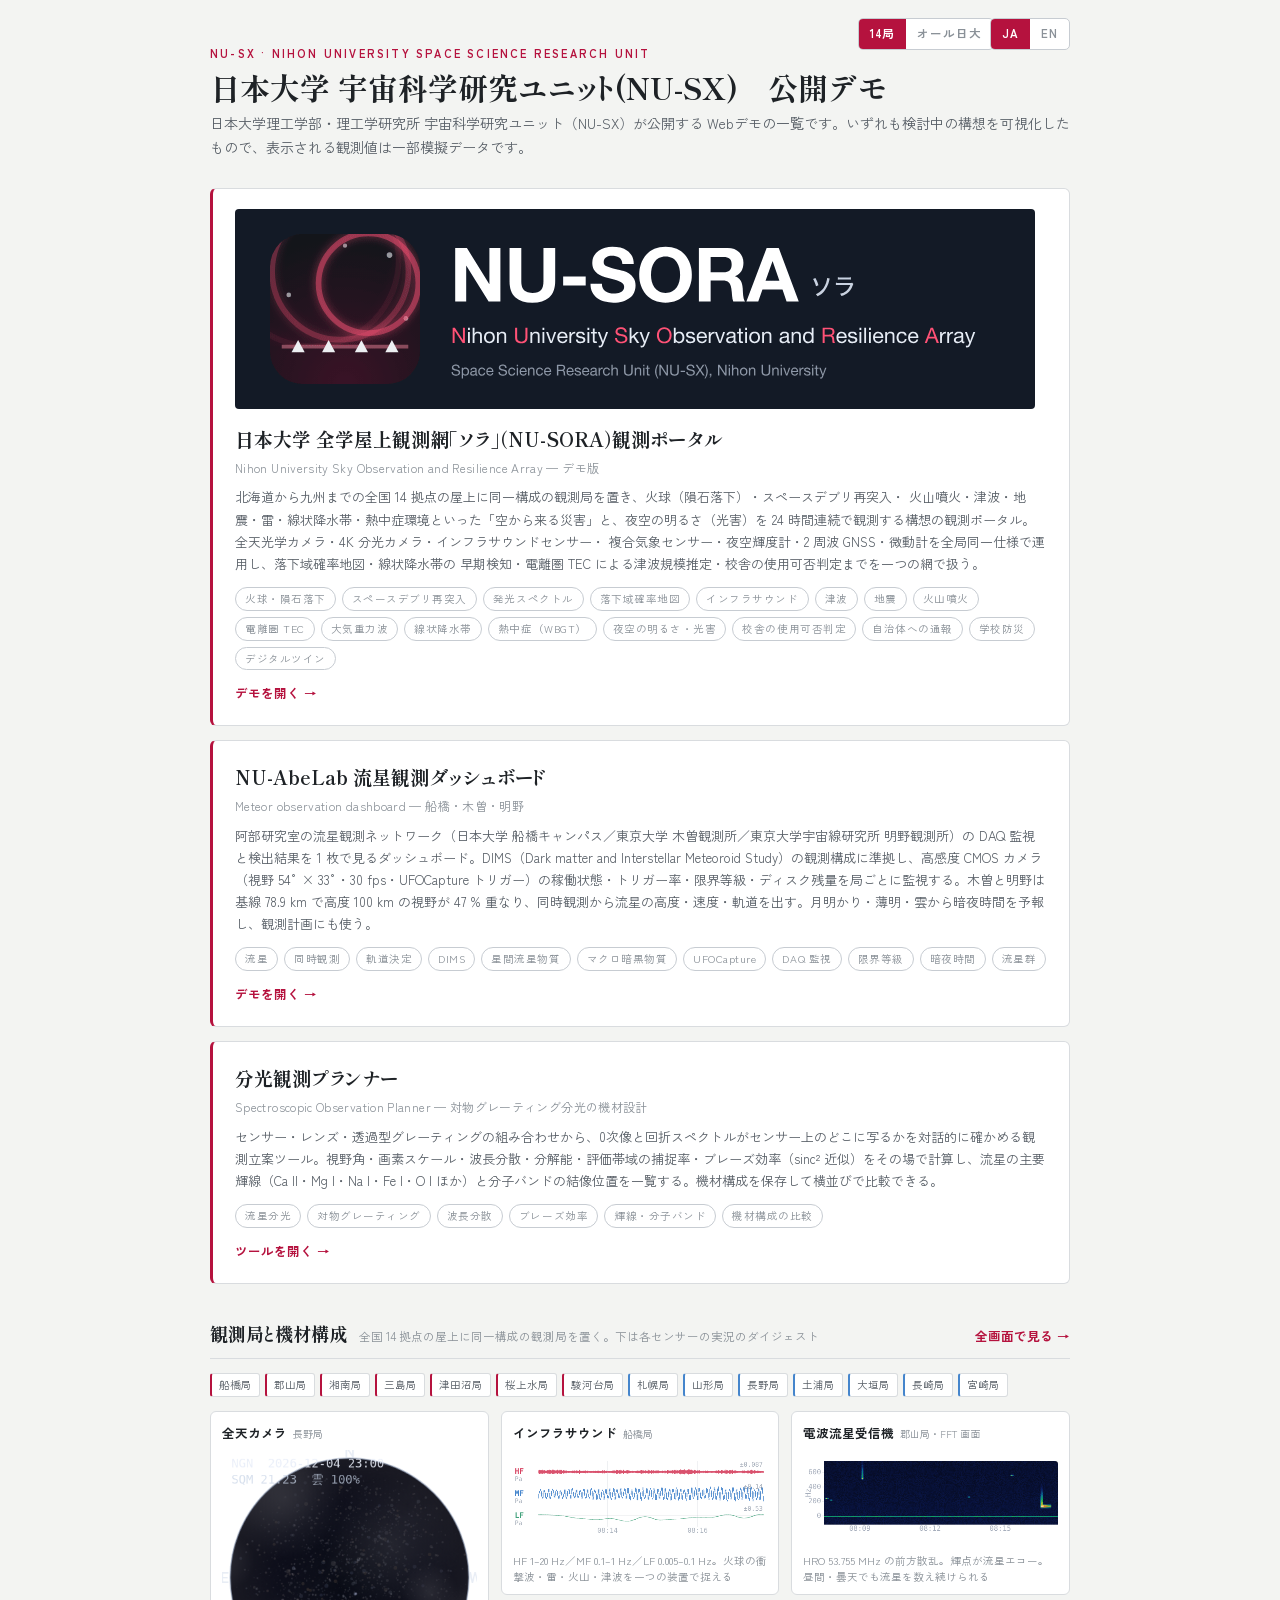
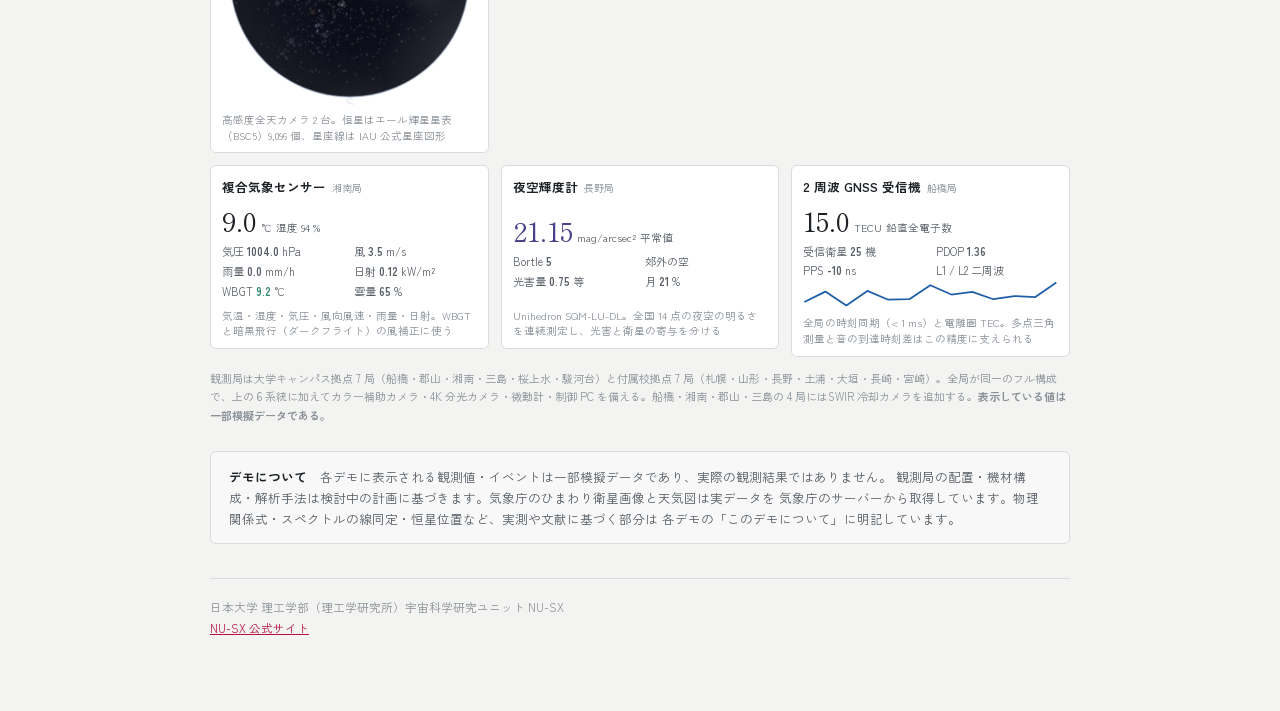
<file: index.html>
<!doctype html>
<html lang="ja">
<head>
<meta charset="utf-8">
<meta name="viewport" content="width=device-width, initial-scale=1">
<title>日本大学 宇宙科学研究ユニット(NU-SX) 公開デモ</title>
<meta name="description" content="日本大学理工学部・理工学研究所 宇宙科学研究ユニット（NU-SX）が公開する Webデモの一覧。火球・隕石落下、スペースデブリ再突入、インフラサウンド、津波・地震・火山噴火、線状降水帯、熱中症、夜空の明るさ、デジタルツイン。">
<meta name="robots" content="noindex">
<link rel="preconnect" href="https://fonts.googleapis.com">
<link rel="preconnect" href="https://fonts.gstatic.com" crossorigin>
<link rel="stylesheet" href="https://fonts.googleapis.com/css2?family=Shippori+Mincho:wght@500;700&family=Zen+Kaku+Gothic+New:wght@400;500;700&display=swap">
<link rel="icon" href="data:image/svg+xml,%3Csvg xmlns='http://www.w3.org/2000/svg' viewBox='0 0 32 32'%3E%3Crect width='32' height='32' rx='6' fill='%23B5123E'/%3E%3Cpath d='M6 24 L24 8' stroke='%23fff' stroke-width='2.4' stroke-linecap='round'/%3E%3Ccircle cx='24' cy='8' r='3.2' fill='%23fff'/%3E%3Ccircle cx='9' cy='11' r='1.2' fill='%23fff'/%3E%3Ccircle cx='15' cy='7' r='1' fill='%23fff'/%3E%3Ccircle cx='22' cy='21' r='1' fill='%23fff'/%3E%3C/svg%3E">
<style>
html{-webkit-text-size-adjust:100%;text-size-adjust:100%}
:root{
  --bg:#12151A; --panel:#191D23; --panel2:#1F242B; --ink:#EDEFF2; --ink2:#AEB6C0; --muted:#7E8792;
  --rule:#2A3038; --rule2:#353C46; --accent:#D6405F; color-scheme:dark;
}
@media (prefers-color-scheme: light){
  :root{ --bg:#F3F4F2; --panel:#FFFFFF; --panel2:#F7F8F7; --ink:#1E2226; --ink2:#575E66; --muted:#8A9198;
         --rule:#D9DCDF; --rule2:#C7CCD2; --accent:#B5123E; color-scheme:light; }
}
*{box-sizing:border-box}
body{margin:0;background:var(--bg);color:var(--ink);font-size:14px;line-height:1.7;
  font-family:"Zen Kaku Gothic New","Hiragino Sans","Noto Sans JP",sans-serif;font-feature-settings:"palt";
  -webkit-font-smoothing:antialiased}
h1,h2,h3{font-family:"Shippori Mincho","Hiragino Mincho ProN","Yu Mincho",serif;font-weight:700;margin:0}
a{color:var(--accent)}
.page{max-width:900px;margin:0 auto;padding:44px 20px 72px}
.eyebrow{font-size:11px;letter-spacing:.2em;color:var(--accent);font-weight:700;text-transform:uppercase}
h1{font-size:30px;line-height:1.25;margin:6px 0 6px;text-wrap:balance}
.lead{color:var(--ink2);margin:0 0 28px}
.card{display:block;background:var(--panel);border:1px solid var(--rule);border-left:3px solid var(--accent);
  border-radius:6px;padding:20px 22px;text-decoration:none;color:inherit;margin-bottom:14px;transition:border-color .15s}
.card:hover{border-color:var(--accent)}
.card h2{font-size:19px;margin-bottom:3px}
.card .sub{font-size:12px;color:var(--muted);letter-spacing:.03em;margin-bottom:8px}
.card p{margin:0;color:var(--ink2);font-size:13px}
.card .go{display:inline-block;margin-top:12px;font-size:12.5px;font-weight:700;color:var(--accent)}
.langseg{position:absolute;top:18px;right:20px;display:inline-flex;border:1px solid var(--rule2);
  border-radius:5px;overflow:hidden;background:var(--panel)}
.langseg button{appearance:none;border:0;background:transparent;color:var(--muted);font:inherit;font-size:11.5px;
  letter-spacing:.08em;font-weight:700;padding:5px 11px;cursor:pointer}
.langseg button[aria-pressed="true"]{background:var(--accent);color:#fff}
.page{position:relative}
/* 観測網の規模の切り替え（14 局 ⇔ オール日大）。言語切り替えの左に置く */
.netseg{right:96px}
.netseg button{white-space:nowrap}
.tags{display:flex;gap:6px;flex-wrap:wrap;margin-top:12px}
.tag{font-size:10.5px;letter-spacing:.05em;border:1px solid var(--rule2);color:var(--muted);
  border-radius:999px;padding:2px 9px}
.notice{background:var(--panel2);border:1px solid var(--rule);border-radius:6px;padding:14px 18px;
  font-size:12.5px;color:var(--ink2);margin:26px 0 0}
.notice b{color:var(--ink)}
footer{border-top:1px solid var(--rule);margin-top:34px;padding-top:18px;font-size:11.5px;color:var(--muted);line-height:1.8}

/* ---- 観測局と機材構成のダイジェスト ---- */
:root{--c-ok:#3FA07A;--c-warn:#D98A1C;--c-crit:#D6405F;--c-info:#4585CC;--c-sky:#7C6FD0;--bg2:#0D1014;--ink2:#AEB6C0}
@media (prefers-color-scheme: light){:root{--c-ok:#2E8B6A;--c-warn:#D98A1C;--c-crit:#B5123E;--c-info:#1F5FA8;--c-sky:#5A4CB0;--bg2:#EAECEA;--ink2:#575E66}}
.dg{margin-top:34px}
.dg-h{display:flex;align-items:baseline;gap:12px;flex-wrap:wrap;padding-bottom:10px;border-bottom:1px solid var(--rule)}
.dg-h h2{font-size:18px}
.dg-h .sub{font-size:11.5px;color:var(--muted);flex:1}
.dg-h a{font-size:12.5px;font-weight:700;text-decoration:none;white-space:nowrap}
.dg-stations{display:flex;gap:5px;flex-wrap:wrap;margin:14px 0 4px}
.dg-st{font-size:10.5px;border:1px solid var(--rule);border-radius:3px;padding:2px 7px;color:var(--ink2);
  background:var(--panel);white-space:nowrap}
.dg-st.u{border-left:2px solid var(--accent)}
.dg-st.s{border-left:2px solid #4585CC}
.dg-grid{display:grid;grid-template-columns:repeat(auto-fill,minmax(232px,1fr));gap:12px;margin-top:14px;align-items:start}
.dg-tile{background:var(--panel);border:1px solid var(--rule);border-radius:6px;padding:10px 11px 9px;overflow:hidden}
.dg-tile .t-h{display:flex;align-items:baseline;gap:6px;margin-bottom:7px}
.dg-tile .t-h b{font-size:12.5px}
.dg-tile .t-h span{font-size:10px;color:var(--muted)}
.dg-tile .t-b{min-height:96px;display:flex;align-items:center;justify-content:center}
.dg-tile canvas{display:block;width:100%;height:auto;border-radius:3px}
.dg-tile .t-f{font-size:10.5px;color:var(--muted);margin-top:7px;line-height:1.5}
.dg-num{font-family:"Shippori Mincho",serif;font-size:27px;line-height:1.15;font-variant-numeric:tabular-nums;
  display:flex;align-items:baseline;gap:4px;flex-wrap:wrap}
.dg-num small{font-size:10.5px;font-family:"Zen Kaku Gothic New",sans-serif;color:var(--ink2)}
.dg-rows{display:grid;grid-template-columns:1fr 1fr;gap:1px 10px;font-size:11px;color:var(--ink2);
  font-variant-numeric:tabular-nums;margin-top:6px;width:100%}
.dg-wrap{width:100%}
.dg-note{font-size:11px;color:var(--muted);margin-top:12px;line-height:1.7}
svg.spark{display:block}
.card .logo{display:block;width:100%;max-width:800px;height:auto;aspect-ratio:4/1;border-radius:4px;margin:0 0 14px}
</style>
</head>
<body>
<div class="page">
  <div class="langseg netseg" id="netseg" title="観測網の規模"><button data-n="14" aria-pressed="true" title="現状の研究計画（大学キャンパス 7・付属校 7）">14局</button><button data-n="all" aria-pressed="false" title="全学部・全付属校に展開した将来構想">オール日大</button></div>
  <div class="langseg" id="langseg"><button data-l="ja" aria-pressed="true">JA</button><button data-l="en" aria-pressed="false">EN</button></div>
  <div class="eyebrow">NU-SX · Nihon University Space Science Research Unit</div>
  <h1>日本大学 宇宙科学研究ユニット(NU-SX)　公開デモ</h1>
  <p class="lead">日本大学理工学部・理工学研究所 宇宙科学研究ユニット（NU-SX）が公開する Webデモの一覧です。いずれも検討中の構想を可視化したもので、表示される観測値は一部模擬データです。</p>

  <a class="card" href="nu-sora/">
    <img class="logo" src="logo.gif" width="800" height="200" alt="NU-SORA — Nihon University Sky Observation and Resilience Array（夜空を流れる火球の波面を地上の複数の局で受信する動くアイコンつきのロゴ）">
    <h2>日本大学 全学屋上観測網「ソラ」（NU-SORA）観測ポータル</h2>
    <div class="sub">Nihon University Sky Observation and Resilience Array — デモ版</div>
    <p>北海道から九州までの全国 14 拠点の屋上に同一構成の観測局を置き、火球（隕石落下）・スペースデブリ再突入・
    火山噴火・津波・地震・雷・線状降水帯・熱中症環境といった「空から来る災害」と、夜空の明るさ（光害）を
    24 時間連続で観測する構想の観測ポータル。全天光学カメラ・4K 分光カメラ・インフラサウンドセンサー・
    複合気象センサー・夜空輝度計・2 周波 GNSS・微動計を全局同一仕様で運用し、落下域確率地図・線状降水帯の
    早期検知・電離圏 TEC による津波規模推定・校舎の使用可否判定までを一つの網で扱う。</p>
    <div class="tags">
      <span class="tag">火球・隕石落下</span><span class="tag">スペースデブリ再突入</span>
      <span class="tag">発光スペクトル</span><span class="tag">落下域確率地図</span>
      <span class="tag">インフラサウンド</span><span class="tag">津波</span>
      <span class="tag">地震</span><span class="tag">火山噴火</span>
      <span class="tag">電離圏 TEC</span><span class="tag">大気重力波</span>
      <span class="tag">線状降水帯</span><span class="tag">熱中症（WBGT）</span>
      <span class="tag">夜空の明るさ・光害</span><span class="tag">校舎の使用可否判定</span>
      <span class="tag">自治体への通報</span><span class="tag">学校防災</span>
      <span class="tag">デジタルツイン</span>
    </div>
    <span class="go">デモを開く →</span>
  </a>

  <a class="card" href="abelab/">
    <h2>NU-AbeLab 流星観測ダッシュボード</h2>
    <div class="sub">Meteor observation dashboard — 船橋・木曽・明野</div>
    <p>阿部研究室の流星観測ネットワーク（日本大学 船橋キャンパス／東京大学 木曽観測所／東京大学宇宙線研究所 明野観測所）の DAQ 監視と検出結果を 1 枚で見るダッシュボード。DIMS（Dark matter and Interstellar Meteoroid Study）の観測構成に準拠し、高感度 CMOS カメラ（視野 54° × 33°・30 fps・UFOCapture トリガー）の稼働状態・トリガー率・限界等級・ディスク残量を局ごとに監視する。木曽と明野は基線 78.9 km で高度 100 km の視野が 47 % 重なり、同時観測から流星の高度・速度・軌道を出す。月明かり・薄明・雲から暗夜時間を予報し、観測計画にも使う。</p>
    <div class="tags">
      <span class="tag">流星</span><span class="tag">同時観測</span>
      <span class="tag">軌道決定</span><span class="tag">DIMS</span>
      <span class="tag">星間流星物質</span><span class="tag">マクロ暗黒物質</span>
      <span class="tag">UFOCapture</span><span class="tag">DAQ 監視</span>
      <span class="tag">限界等級</span><span class="tag">暗夜時間</span>
      <span class="tag">流星群</span>
    </div>
    <span class="go">デモを開く →</span>
  </a>

  <a class="card" href="spec-planner/">
    <h2>分光観測プランナー</h2>
    <div class="sub">Spectroscopic Observation Planner — 対物グレーティング分光の機材設計</div>
    <p>センサー・レンズ・透過型グレーティングの組み合わせから、0次像と回折スペクトルがセンサー上のどこに写るかを対話的に確かめる観測立案ツール。視野角・画素スケール・波長分散・分解能・評価帯域の捕捉率・ブレーズ効率（sinc² 近似）をその場で計算し、流星の主要輝線（Ca II・Mg I・Na I・Fe I・O I ほか）と分子バンドの結像位置を一覧する。機材構成を保存して横並びで比較できる。</p>
    <div class="tags">
      <span class="tag">流星分光</span><span class="tag">対物グレーティング</span>
      <span class="tag">波長分散</span><span class="tag">ブレーズ効率</span>
      <span class="tag">輝線・分子バンド</span><span class="tag">機材構成の比較</span>
    </div>
    <span class="go">ツールを開く →</span>
  </a>

  <section class="dg" id="digest">
    <div class="dg-h">
      <h2>観測局と機材構成</h2>
      <span class="sub">全国 14 拠点の屋上に同一構成の観測局を置く。下は各センサーの実況のダイジェスト</span>
      <a href="nu-sora/#stations">全画面で見る →</a>
    </div>
    <div class="dg-stations" id="dgStations"></div>
    <div class="dg-grid" id="dgGrid"></div>
    <div class="dg-note" id="dgNote">読み込み中…</div>
  </section>

  <div class="notice">
    <b>デモについて</b>　各デモに表示される観測値・イベントは一部模擬データであり、実際の観測結果ではありません。
    観測局の配置・機材構成・解析手法は検討中の計画に基づきます。気象庁のひまわり衛星画像と天気図は実データを
    気象庁のサーバーから取得しています。物理関係式・スペクトルの線同定・恒星位置など、実測や文献に基づく部分は
    各デモの「このデモについて」に明記しています。
  </div>

  <footer>
    日本大学 理工学部（理工学研究所）宇宙科学研究ユニット NU-SX<br>
    <a href="https://aero.cst.nihon-u.ac.jp/nu-sx/" target="_blank" rel="noopener">NU-SX 公式サイト</a>
  </footer>
</div>
<script>
/* このページ専用の対訳表。デモ本体（nu-sora）の辞書とは別に、この 1 枚分だけを持つ。 */
var FP_EN = {
  '日本大学 宇宙科学研究ユニット(NU-SX) 公開デモ':'Nihon University Space Science Research Unit (NU-SX) — public demos',
  '日本大学 宇宙科学研究ユニット(NU-SX)　公開デモ':'Nihon University Space Science Research Unit (NU-SX) — public demos',
  '日本大学理工学部・理工学研究所 宇宙科学研究ユニット（NU-SX）が公開する Webデモの一覧です。いずれも検討中の構想を可視化したもので、表示される観測値は一部模擬データです。':
    'The web demos published by the Space Science Research Unit (NU-SX) of the College and Institute of Science & Technology, Nihon University. Each visualises a concept still under consideration, and some of the readings shown are simulated.',
  '日本大学 全学屋上観測網「ソラ」（NU-SORA）観測ポータル':'Nihon University rooftop observation network “SORA” (NU-SORA) — observation portal',
  'Nihon University Sky Observation and Resilience Array — デモ版':'Nihon University Sky Observation and Resilience Array — demo',
  '北海道から九州までの全国 14 拠点の屋上に同一構成の観測局を置き、火球（隕石落下）・スペースデブリ再突入・ 火山噴火・津波・地震・雷・線状降水帯・熱中症環境といった「空から来る災害」と、夜空の明るさ（光害）を 24 時間連続で観測する構想の観測ポータル。全天光学カメラ・4K 分光カメラ・インフラサウンドセンサー・ 複合気象センサー・夜空輝度計・2 周波 GNSS・微動計を全局同一仕様で運用し、落下域確率地図・線状降水帯の 早期検知・電離圏 TEC による津波規模推定・校舎の使用可否判定までを一つの網で扱う。':
    'A portal for a network of identically equipped stations on rooftops at 14 sites from Hokkaido to Kyushu, watching around the clock for hazards that come from the sky — fireballs and meteorite falls, space debris re-entries, eruptions, tsunamis, earthquakes, lightning, training rainbands and heat stress — as well as the brightness of the night sky. All-sky cameras, a 4K spectrograph, infrasound sensors, an all-in-one weather sensor, a sky quality meter, dual-frequency GNSS and a microtremor sensor run to the same specification at every station, and one network carries the work from fall-zone probability maps and early rainband detection through to tsunami size from ionospheric TEC and post-earthquake building assessment.',
  '火球・隕石落下':'Fireballs & meteorite falls','スペースデブリ再突入':'Space debris re-entry',
  '発光スペクトル':'Emission spectra','落下域確率地図':'Fall-zone probability maps',
  'インフラサウンド':'Infrasound','津波':'Tsunamis','地震':'Earthquakes','火山噴火':'Volcanic eruptions',
  '電離圏 TEC':'Ionospheric TEC','大気重力波':'Atmospheric gravity waves','線状降水帯':'Training rainbands',
  '熱中症（WBGT）':'Heat stress (WBGT)','夜空の明るさ・光害':'Night sky brightness & light pollution',
  '校舎の使用可否判定':'Building usability assessment','自治体への通報':'Alerting local authorities',
  '学校防災':'School disaster preparedness','デジタルツイン':'Digital twins',
  'NU-AbeLab 流星観測ダッシュボード':'NU-AbeLab meteor observation dashboard',
  'Meteor observation dashboard — 船橋・木曽・明野':'Meteor observation dashboard — Funabashi, Kiso, Akeno',
  '阿部研究室の流星観測ネットワーク（日本大学 船橋キャンパス／東京大学 木曽観測所／東京大学宇宙線研究所 明野観測所）の DAQ 監視と検出結果を 1 枚で見るダッシュボード。DIMS（Dark matter and Interstellar Meteoroid Study）の観測構成に準拠し、高感度 CMOS カメラ（視野 54° × 33°・30 fps・UFOCapture トリガー）の稼働状態・トリガー率・限界等級・ディスク残量を局ごとに監視する。木曽と明野は基線 78.9 km で高度 100 km の視野が 47 % 重なり、同時観測から流星の高度・速度・軌道を出す。月明かり・薄明・雲から暗夜時間を予報し、観測計画にも使う。':
    'A single-page dashboard for the DAQ monitoring and detection results of the Abe Laboratory meteor network (Funabashi campus, Nihon University; Kiso Observatory, the University of Tokyo; Akeno Observatory, ICRR, the University of Tokyo). It follows the observing setup of DIMS (Dark matter and Interstellar Meteoroid Study), monitoring per station the state, trigger rate, limiting magnitude and free disk of low-light CMOS cameras (54° × 33° field, 30 fps, UFOCapture trigger). Kiso and Akeno sit on a 78.9 km baseline and their fields overlap by 47 % at an altitude of 100 km, so simultaneous events yield meteor heights, speeds and orbits. Moonlight, twilight and cloud give a forecast of dark-night hours for observing plans.',
  '流星':'Meteors','同時観測':'Simultaneous observation','軌道決定':'Orbit determination',
  '星間流星物質':'Interstellar meteoroids','マクロ暗黒物質':'Macroscopic dark matter',
  'DAQ 監視':'DAQ monitoring','限界等級':'Limiting magnitude','暗夜時間':'Dark-night hours',
  '流星群':'Meteor showers',
  '分光観測プランナー':'Spectroscopic Observation Planner',
  'Spectroscopic Observation Planner — 対物グレーティング分光の機材設計':'Spectroscopic Observation Planner — instrument design for objective-grating spectroscopy',
  'センサー・レンズ・透過型グレーティングの組み合わせから、0次像と回折スペクトルがセンサー上のどこに写るかを対話的に確かめる観測立案ツール。視野角・画素スケール・波長分散・分解能・評価帯域の捕捉率・ブレーズ効率（sinc² 近似）をその場で計算し、流星の主要輝線（Ca II・Mg I・Na I・Fe I・O I ほか）と分子バンドの結像位置を一覧する。機材構成を保存して横並びで比較できる。':
    'A planning tool for checking interactively where the zeroth-order image and the diffracted spectrum fall on the sensor for a given sensor, lens and transmission grating. It computes field of view, pixel scale, dispersion, resolving power, the captured fraction of the evaluation band and blaze efficiency (sinc² approximation) on the spot, and lists where the main meteor emission lines (Ca II, Mg I, Na I, Fe I, O I and others) and molecular bands are imaged. Configurations can be saved and compared side by side.',
  '流星分光':'Meteor spectroscopy','対物グレーティング':'Objective grating','波長分散':'Dispersion',
  'ブレーズ効率':'Blaze efficiency','輝線・分子バンド':'Emission lines & molecular bands','機材構成の比較':'Configuration comparison',
  'ツールを開く →':'Open the tool →',
  'デモを開く →':'Open the demo →','観測局と機材構成':'Stations and instrumentation',
  '全国 14 拠点の屋上に同一構成の観測局を置く。下は各センサーの実況のダイジェスト':
    'Identically equipped stations on rooftops at 14 sites nationwide. Below is a digest of each sensor’s live readings.',
  '全画面で見る →':'View full screen →','読み込み中…':'Loading…',
  'デモについて':'About these demos',
  '　各デモに表示される観測値・イベントは一部模擬データであり、実際の観測結果ではありません。 観測局の配置・機材構成・解析手法は検討中の計画に基づきます。気象庁のひまわり衛星画像と天気図は実データを 気象庁のサーバーから取得しています。物理関係式・スペクトルの線同定・恒星位置など、実測や文献に基づく部分は 各デモの「このデモについて」に明記しています。':
    '  Some of the readings and events shown in these demos are simulated rather than real observations. The station layout, instrumentation and analysis methods follow plans still under consideration. JMA Himawari imagery and surface charts are real data fetched from JMA servers. Anything based on measurement or published work — the physical relations, the spectral line identifications, the stellar positions — is stated explicitly in each demo’s “About this demo” page.',
  '日本大学 理工学部（理工学研究所）宇宙科学研究ユニット NU-SX':'Space Science Research Unit NU-SX, College (and Institute) of Science & Technology, Nihon University',
  'NU-SX 公式サイト':'NU-SX official site',
  /* ダイジェスト側 */
  '全天カメラ':'All-sky camera',
  '高感度全天カメラ 2 台。恒星はエール輝星星表（BSC5）9,096 個、星座線は IAU 公式星座図形':
    'Two low-light all-sky cameras. Stars from the Yale Bright Star Catalogue (BSC5, 9,096 stars); constellation lines from the official IAU figures.',
  'HF 1–20 Hz／MF 0.1–1 Hz／LF 0.005–0.1 Hz。火球の衝撃波・雷・火山・津波を一つの装置で捉える':
    'HF 1–20 Hz / MF 0.1–1 Hz / LF 0.005–0.1 Hz. One instrument catches fireball shock waves, lightning, eruptions and tsunamis.',
  '複合気象センサー':'All-in-one weather sensor',
  '気温・湿度・気圧・風向風速・雨量・日射。WBGT と暗黒飛行（ダークフライト）の風補正に使う':
    'Temperature, humidity, pressure, wind, rainfall and solar radiation — used for WBGT and for dark-flight wind correction.',
  '夜空輝度計':'Sky quality meter',
  'Unihedron SQM-LU-DL。全国 14 点の夜空の明るさを連続測定し、光害と衛星の寄与を分ける':
    'Unihedron SQM-LU-DL. Continuous night-sky brightness at 14 sites nationwide, separating light pollution from the satellite contribution.',
  '電波流星受信機':'Radio meteor receiver','・FFT 画面':' · FFT display',
  'HRO 53.755 MHz の前方散乱。輝点が流星エコー。昼間・曇天でも流星を数え続けられる':
    'Forward scatter of HRO 53.755 MHz; the bright dots are meteor echoes. Counting continues in daylight and under cloud.',
  '2 周波 GNSS 受信機':'Dual-frequency GNSS receiver','L1 / L2 二周波':'L1 / L2 dual frequency',
  '全局の時刻同期（< 1 ms）と電離圏 TEC。多点三角測量と音の到達時刻差はこの精度に支えられる':
    'Network-wide time sync (better than 1 ms) and ionospheric TEC. Multi-station triangulation and infrasound arrival-time differences both rest on this accuracy.',
  '観測局は大学キャンパス拠点 7 局（船橋・郡山・湘南・三島・桜上水・駿河台）と付属校拠点 7 局':
    'The network has 7 university campus sites (Funabashi, Koriyama, Shonan, Mishima, Tsudanuma, Sakurajosui, Surugadai) and 7 affiliated school sites ',
  '（札幌・山形・長野・土浦・大垣・長崎・宮崎）。全局が同一のフル構成で、上の 6 系統に加えて':
    '(Sapporo, Yamagata, Nagano, Tsuchiura, Ogaki, Nagasaki, Miyazaki). Every station carries the identical full configuration: in addition to the six subsystems above it has ',
  'カラー補助カメラ・4K 分光カメラ・微動計・制御 PC を備える。船橋・湘南・郡山・三島の 4 局には':
    'an auxiliary colour camera, a 4K spectrograph camera, a microtremor sensor and a control PC. Funabashi, Shonan, Koriyama and Mishima additionally have ',
  'SWIR 冷却カメラを追加する。<b>表示している値は一部模擬データである。</b>':
    'a cooled SWIR camera. <b>Some of the values shown are simulated.</b>',
  'ダイジェストを読み込めませんでした。デモ本体は「デモを開く」から利用できます。':
    'The digest could not be loaded. The demo itself is still available from “Open the demo”.',
  '湿度 ':'Humidity ','気圧 <b>':'Pressure <b>','風 <b>':'Wind <b>','雨量 <b>':'Rainfall <b>',
  '日射 <b>':'Solar <b>','雲量 <b>':'Cloud cover <b>','月 <b>':'Moon <b>','光害量 <b>':'Light pollution <b>',
  '</b> 等':'</b> mag','平常値':'Normal value','受信衛星 <b>':'Satellites tracked <b>','</b> 機':'</b>',
  '鉛直全電子数':'Vertical total electron content',
  '船橋局':'Funabashi','郡山局':'Koriyama','湘南局':'Shonan','三島局':'Mishima','津田沼局':'Tsudanuma',
  '桜上水局':'Sakurajosui','駿河台局':'Surugadai','札幌局':'Sapporo','山形局':'Yamagata','長野局':'Nagano',
  '土浦局':'Tsuchiura','大垣局':'Ogaki','長崎局':'Nagasaki','宮崎局':'Miyazaki',
  '極めて暗い空':'Excellent dark sky','典型的な暗い空':'Typical dark sky','田舎の空':'Rural sky',
  '田舎と郊外の遷移':'Rural/suburban transition','郊外の空':'Suburban sky','明るい郊外':'Bright suburban',
  '郊外と都市の遷移':'Suburban/urban transition','都市の空':'City sky','市街中心部':'Inner city','薄明中':'Twilight',
  '雲':'Cloud','限界等級':'Limiting mag','模擬映像（デモ）':'Simulated image (demo)',
  '各デモに表示される観測値・イベントは一部模擬データであり、実際の観測結果ではありません。 観測局の配置・機材構成・解析手法は検討中の計画に基づきます。気象庁のひまわり衛星画像と天気図は実データを 気象庁のサーバーから取得しています。物理関係式・スペクトルの線同定・恒星位置など、実測や文献に基づく部分は 各デモの「このデモについて」に明記しています。':
    'Some of the readings and events shown in these demos are simulated rather than real observations. The station layout, instrumentation and analysis methods follow plans still under consideration. JMA Himawari imagery and surface charts are real data fetched from JMA servers. Anything based on measurement or published work — the physical relations, the spectral line identifications, the stellar positions — is stated explicitly in each demo’s “About this demo” page.'
};
FP_EN['14局'] = '14 stations'; FP_EN['オール日大'] = 'All Nihon U';
FP_EN['観測局は全学部のキャンパス 16 拠点（学部・本部）と全付属校 27 拠点のあわせて 43 局（オール日大構想）。全局が同一のフル構成で、上の 6 系統に加えてカラー補助カメラ・4K 分光カメラ・微動計・制御 PC を備える。<b>表示している値は一部模擬データである。</b>'] =
  'The All Nihon U plan places 43 stations: 16 faculty and headquarters campuses and 27 affiliated schools. Every station carries the same full kit — the six systems above plus a colour camera, a 4K spectrograph, a microtremor sensor and a control PC. <b>Some of the values shown are simulated.</b>';
var FP_LANG = 'ja';
function T(s) { return FP_LANG === 'en' && FP_EN[s] !== undefined ? FP_EN[s] : s; }
</script>
<script>
/* 観測網の規模（14 局／オール日大）。デモ本体（nu-sora/js/network.js）と同じ保存先・URL 引数を使う */
(function () {
  var net = '14';
  try { net = localStorage.getItem('nusora-net') || '14'; } catch (e) {}
  var q = /[?&]net=(14|all)/.exec(location.search);
  if (q) net = q[1];
  window.__NET = net === 'all' ? 'all' : '14';
  var seg = document.getElementById('netseg');
  Array.prototype.forEach.call(seg.children, function (b) {
    b.setAttribute('aria-pressed', b.getAttribute('data-n') === window.__NET ? 'true' : 'false');
    b.addEventListener('click', function () {
      var n = b.getAttribute('data-n');
      if (n === window.__NET) return;
      try { localStorage.setItem('nusora-net', n); } catch (e) {}
      var s2 = location.search.replace(/([?&])net=[^&]*&?/, '$1').replace(/[?&]$/, '');
      if (n === 'all') s2 += (s2 ? '&' : '?') + 'net=all';
      location.search = s2;
    });
  });
  /* 本文中の局数を置き換える（日本語・英語の両方） */
  window.__netFix = function (root) {
    if (window.__NET !== 'all') return;
    var w = document.createTreeWalker(root || document.querySelector('.page'), NodeFilter.SHOW_TEXT, null);
    for (var n; (n = w.nextNode()); ) {
      var v = n.nodeValue, o = v;
      v = v.replace(/全国 14 拠点/g, '全国 43 拠点（全学部・全付属校）').replace(/全国 14 点/g, '全国 43 点')
           .replace(/at 14 sites nationwide/g, 'at 43 sites nationwide (every faculty and affiliated school)')
           .replace(/at 14 sites/g, 'at 43 sites (every faculty and affiliated school)').replace(/at 14 sites/g, 'at 43 sites');
      if (v !== o) n.nodeValue = v;
    }
  };
})();
</script>
<script>
/* 静的な本文の言語切り替え。初回に日本語を控えておき、行き来できるようにする。 */
(function () {
  var seg = document.getElementById('langseg');
  var PAGE = { ja:{ title:'日本大学 宇宙科学研究ユニット(NU-SX) 公開デモ', lang:'ja' },
               en:{ title:'Nihon University Space Science Research Unit (NU-SX) — public demos', lang:'en' } };
  function nodes() {
    var out = [], w = document.createTreeWalker(document.querySelector('.page'), NodeFilter.SHOW_TEXT, null);
    for (var n; (n = w.nextNode()); ) if (n.nodeValue.trim()) out.push(n);
    return out;
  }
  function apply(lang) {
    FP_LANG = lang;
    nodes().forEach(function (n) {
      if (n.__ja === undefined) n.__ja = n.nodeValue;
      if (lang === 'ja') { n.nodeValue = n.__ja; return; }
      var key = n.__ja.trim().replace(/\s+/g, ' ');
      var hit = FP_EN[key] !== undefined ? FP_EN[key] : FP_EN[n.__ja];
      if (hit === undefined) return;
      /* 前後の空白は組版に効くので残し、中身だけ入れ替える */
      n.nodeValue = /^\s*/.exec(n.__ja)[0] + hit + /\s*$/.exec(n.__ja)[0];
    });
    var p = PAGE[lang];
    document.title = p.title;
    document.documentElement.setAttribute('lang', p.lang);
    Array.prototype.forEach.call(seg.children, function (b) {
      b.setAttribute('aria-pressed', b.getAttribute('data-l') === lang ? 'true' : 'false');
    });
    try { localStorage.setItem('nusx-lang', lang); } catch (e) {}
  }
  /* ダイジェストは読み込み後に組み立てるため、切り替えは読み直しで揃える */
  Array.prototype.forEach.call(seg.children, function (b) {
    b.addEventListener('click', function () {
      var l = b.getAttribute('data-l');
      if (l === FP_LANG) return;
      try { localStorage.setItem('nusx-lang', l); } catch (e) {}
      location.search = (l === 'en' ? '?lang=en' : '') + (window.__NET === 'all' ? (l === 'en' ? '&' : '?') + 'net=all' : '');
    });
  });
  /* デモ本体へのリンクにも言語を引き継ぐ */
  function relink(l) {
    var net = window.__NET === 'all';
    Array.prototype.forEach.call(document.querySelectorAll('a[href^="nu-sora"]'), function (a) {
      var h = a.getAttribute('href').split('?')[0];
      var k = h.indexOf('#');
      var base = k >= 0 ? h.slice(0, k) : h, hash = k >= 0 ? h.slice(k) : '';
      var qs = [];
      if (l === 'en') qs.push('lang=en');
      if (net) qs.push('net=all');
      a.setAttribute('href', base + (qs.length ? '?' + qs.join('&') : '') + hash);
    });
  }
  window.__relink = relink;
  var saved = 'ja';
  try { saved = localStorage.getItem('nusx-lang') || 'ja'; } catch (e) {}
  var q = /[?&]lang=(ja|en)/.exec(location.search);
  if (q) saved = q[1];
  window.__applyLang = apply;
  if (saved === 'en') apply('en');
  relink(saved);
  if (window.__netFix) window.__netFix();
})();
</script>
<script>
/* デモ本体のモジュールを読み込んで、観測局と機材構成のダイジェストを描く。
   初回表示を妨げないよう load 後に読み込み、失敗しても本文は壊れない。 */
(function () {
  var FILES = ['core.js', 'network.js', 'data.js', 'map.js', 'starcatalog.js', 'sky.js', 'infra.js', 'sensors.js'];
  function load(i) {
    if (i >= FILES.length) {
      if (window.NS) NS.t = T;        /* 全天カメラのキャンバス文字なども訳す */
      try { build(); } catch (e) { if (window.console) console.error(e); fail(); }
      return;
    }
    var s = document.createElement('script');
    s.src = 'nu-sora/js/' + FILES[i];
    s.onload = function () { load(i + 1); };
    s.onerror = fail;
    document.head.appendChild(s);
  }
  function fail() {
    var n = document.getElementById('dgNote');
    if (n) n.textContent = T('ダイジェストを読み込めませんでした。デモ本体は「デモを開く」から利用できます。');
  }
  function tile(title, sub, bodyNode, foot) {
    var NS = window.NS;
    return NS.el('div', { class:'dg-tile' }, [
      NS.el('div', { class:'t-h' }, [NS.el('b', { text:title }), NS.el('span', { text:sub })]),
      NS.el('div', { class:'t-b' }, bodyNode),
      NS.el('div', { class:'t-f', text:foot })
    ]);
  }
  function build() {
    var NS = window.NS;
    if (!NS || !NS.STATIONS) { fail(); return; }
    /* 14 局のチップ */
    var chips = document.getElementById('dgStations');
    NS.STATIONS.forEach(function (st) {
      chips.appendChild(NS.el('span', { class:'dg-st ' + st.kind,
        title:st.pref + ' ' + st.city + '　' + st.host, text:T(st.name) }));
    });

    var g = document.getElementById('dgGrid'), t = NS.now();
    var alive = [];

    /* 全天カメラ */
    var skySt = NS.ST.NGN, def = NS.defaultSkyTime();
    var A = NS.AllSky(skySt, { size:190, showConst:true, showGrid:false });
    A.setTime(def.t, def.live); A.start(); alive.push(A);
    g.appendChild(tile(T('全天カメラ'), T(skySt.name), A.node,
      T('高感度全天カメラ 2 台。恒星はエール輝星星表（BSC5）9,096 個、星座線は IAU 公式星座図形')));

    /* インフラサウンド */
    var infSt = NS.ST.FNB;
    var S = NS.InfraStrip(infSt, { chans:['HF', 'MF', 'LF'], win:300, width:300 });
    S.start(); alive.push(S);
    g.appendChild(tile(T('インフラサウンド'), T(infSt.name), S.node,
      T('HF 1–20 Hz／MF 0.1–1 Hz／LF 0.005–0.1 Hz。火球の衝撃波・雷・火山・津波を一つの装置で捉える')));

    /* 電波流星 FFT */
    var hroSt = NS.ST.KYM;
    var F = NS.HroFft(hroSt, { win:600 });
    F.start(); alive.push(F);
    g.appendChild(tile(T('電波流星受信機'), T(hroSt.name) + T('・FFT 画面'), F.node,
      T('HRO 53.755 MHz の前方散乱。輝点が流星エコー。昼間・曇天でも流星を数え続けられる')));

    /* 複合気象センサー */
    var mSt = NS.ST.SNN, w = NS.weather(mSt, t), wl = NS.wbgtLevel(w.wbgt);
    g.appendChild(tile(T('複合気象センサー'), T(mSt.name), NS.el('div', { class:'dg-wrap' }, [
      NS.el('div', { class:'dg-num' }, [NS.f(w.temp, 1), NS.el('small', { text:'℃' }),
        NS.el('small', { text:T('湿度 ') + NS.f(w.rh, 0) + ' %' })]),
      NS.el('div', { class:'dg-rows' }, [
        NS.el('span', { html:T('気圧 <b>') + NS.f(w.press, 1) + '</b> hPa' }),
        NS.el('span', { html:T('風 <b>') + NS.f(w.wind, 1) + '</b> m/s' }),
        NS.el('span', { html:T('雨量 <b>') + NS.f(w.rain, 1) + '</b> mm/h' }),
        NS.el('span', { html:T('日射 <b>') + NS.f(w.solar, 2) + '</b> kW/m²' }),
        NS.el('span', { html:'WBGT <b style="color:' + wl.color + '">' + NS.f(w.wbgt, 1) + '</b> ℃' }),
        NS.el('span', { html:T('雲量 <b>') + Math.round(w.cloud * 100) + '</b> %' })])]),
      T('気温・湿度・気圧・風向風速・雨量・日射。WBGT と暗黒飛行（ダークフライト）の風補正に使う')));

    /* 夜空輝度計 */
    var qSt = NS.ST.NGN, sb = NS.skyBrightness(qSt, t);
    var mag = sb.mag == null ? qSt.sqm : sb.mag, bt = NS.bortle(mag);
    g.appendChild(tile(T('夜空輝度計'), T(qSt.name), NS.el('div', { class:'dg-wrap' }, [
      NS.el('div', { class:'dg-num', style:{ color:NS.SQM_SCALE(mag) } }, [NS.f(mag, 2),
        NS.el('small', { text:'mag/arcsec²' }),
        sb.mag == null ? NS.el('small', { text:T('平常値') }) : null]),
      NS.el('div', { class:'dg-rows' }, [
        NS.el('span', { html:'Bortle <b>' + bt.n + '</b>' }),
        NS.el('span', { html:T(bt.label) }),
        NS.el('span', { html:T('光害量 <b>') + NS.f(21.9 - qSt.sqm, 2) + T('</b> 等') }),
        NS.el('span', { html:T('月 <b>') + Math.round(NS.moonIllum(t) * 100) + '</b> %' })])]),
      T('Unihedron SQM-LU-DL。全国 14 点の夜空の明るさを連続測定し、光害と衛星の寄与を分ける')));

    /* 2 周波 GNSS */
    var gSt = NS.ST.FNB, gs = NS.gnssState(gSt, t), tp = [];
    for (var k = -12; k <= 0; k++) tp.push(NS.gnssState(gSt, t + k * 3600e3).tec);
    g.appendChild(tile(T('2 周波 GNSS 受信機'), T(gSt.name), NS.el('div', { class:'dg-wrap' }, [
      NS.el('div', { class:'dg-num' }, [NS.f(gs.tec, 1), NS.el('small', { text:'TECU' }),
        NS.el('small', { text:T('鉛直全電子数') })]),
      NS.el('div', { class:'dg-rows' }, [
        NS.el('span', { html:T('受信衛星 <b>') + gs.n + T('</b> 機') }),
        NS.el('span', { html:'PDOP <b>' + NS.f(gs.pdop, 2) + '</b>' }),
        NS.el('span', { html:'PPS <b>' + (gs.ppsNs > 0 ? '+' : '') + NS.f(gs.ppsNs, 0) + '</b> ns' }),
        NS.el('span', { html:T('L1 / L2 二周波') })]),
      NS.chart.spark(tp, { color:'var(--c-info)', width:200, height:22 })]),
      T('全局の時刻同期（< 1 ms）と電離圏 TEC。多点三角測量と音の到達時刻差はこの精度に支えられる')));

    if (window.__NET === 'all') {
      document.getElementById('dgNote').innerHTML = T('観測局は全学部のキャンパス 16 拠点（学部・本部）と全付属校 27 拠点のあわせて 43 局（オール日大構想）。全局が同一のフル構成で、上の 6 系統に加えてカラー補助カメラ・4K 分光カメラ・微動計・制御 PC を備える。<b>表示している値は一部模擬データである。</b>');
      if (window.__netFix) window.__netFix(document.getElementById('digest'));
    } else document.getElementById('dgNote').innerHTML =
      T('観測局は大学キャンパス拠点 7 局（船橋・郡山・湘南・三島・桜上水・駿河台）と付属校拠点 7 局')
      + T('（札幌・山形・長野・土浦・大垣・長崎・宮崎）。全局が同一のフル構成で、上の 6 系統に加えて')
      + T('カラー補助カメラ・4K 分光カメラ・微動計・制御 PC を備える。船橋・湘南・郡山・三島の 4 局には')
      + T('SWIR 冷却カメラを追加する。<b>表示している値は一部模擬データである。</b>');

    /* 画面から外れたら止める */
    if (window.IntersectionObserver) {
      var io = new IntersectionObserver(function (es) {
        es.forEach(function (e) {
          alive.forEach(function (o) { if (e.isIntersecting) o.start(); else o.stop(); });
        });
      }, { rootMargin:'120px' });
      io.observe(document.getElementById('digest'));
    }
  }
  if (document.readyState === 'complete') load(0);
  else window.addEventListener('load', function () { load(0); });
})();
</script>
</body>
</html>
</file>
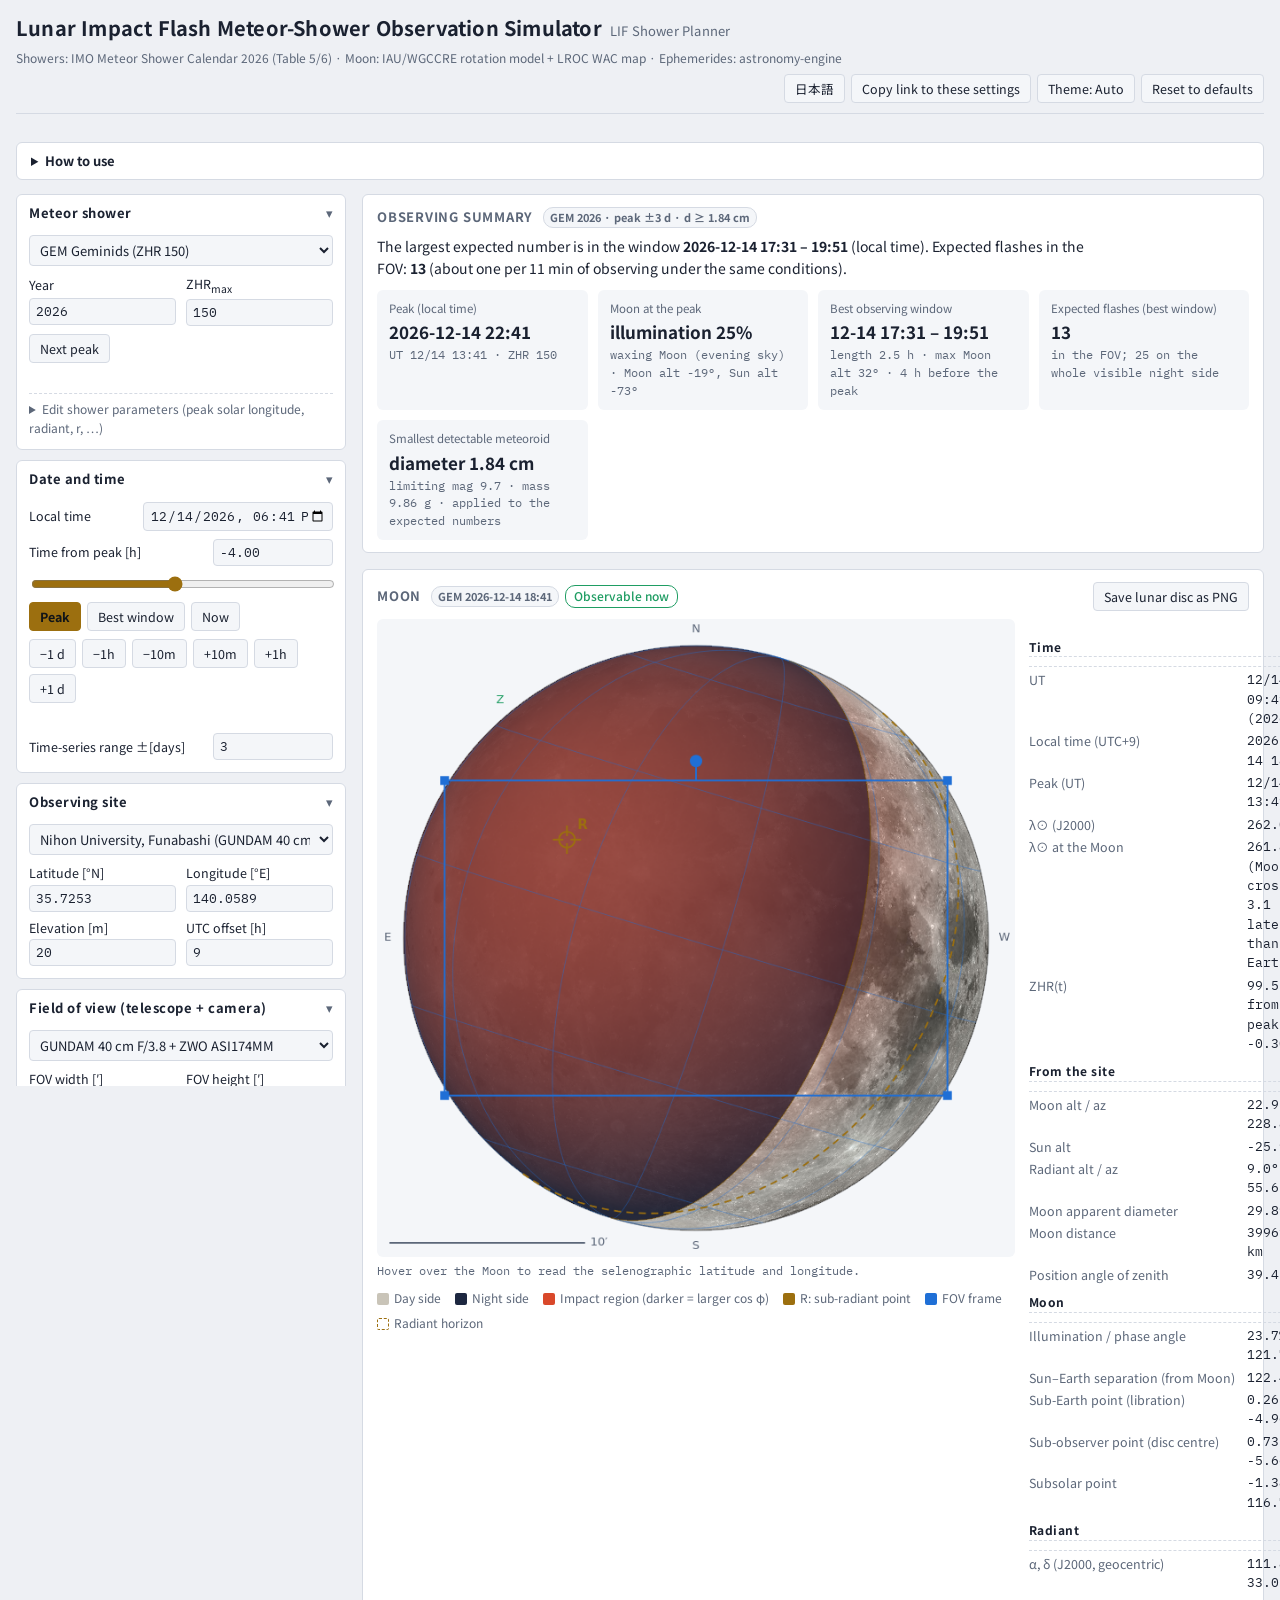
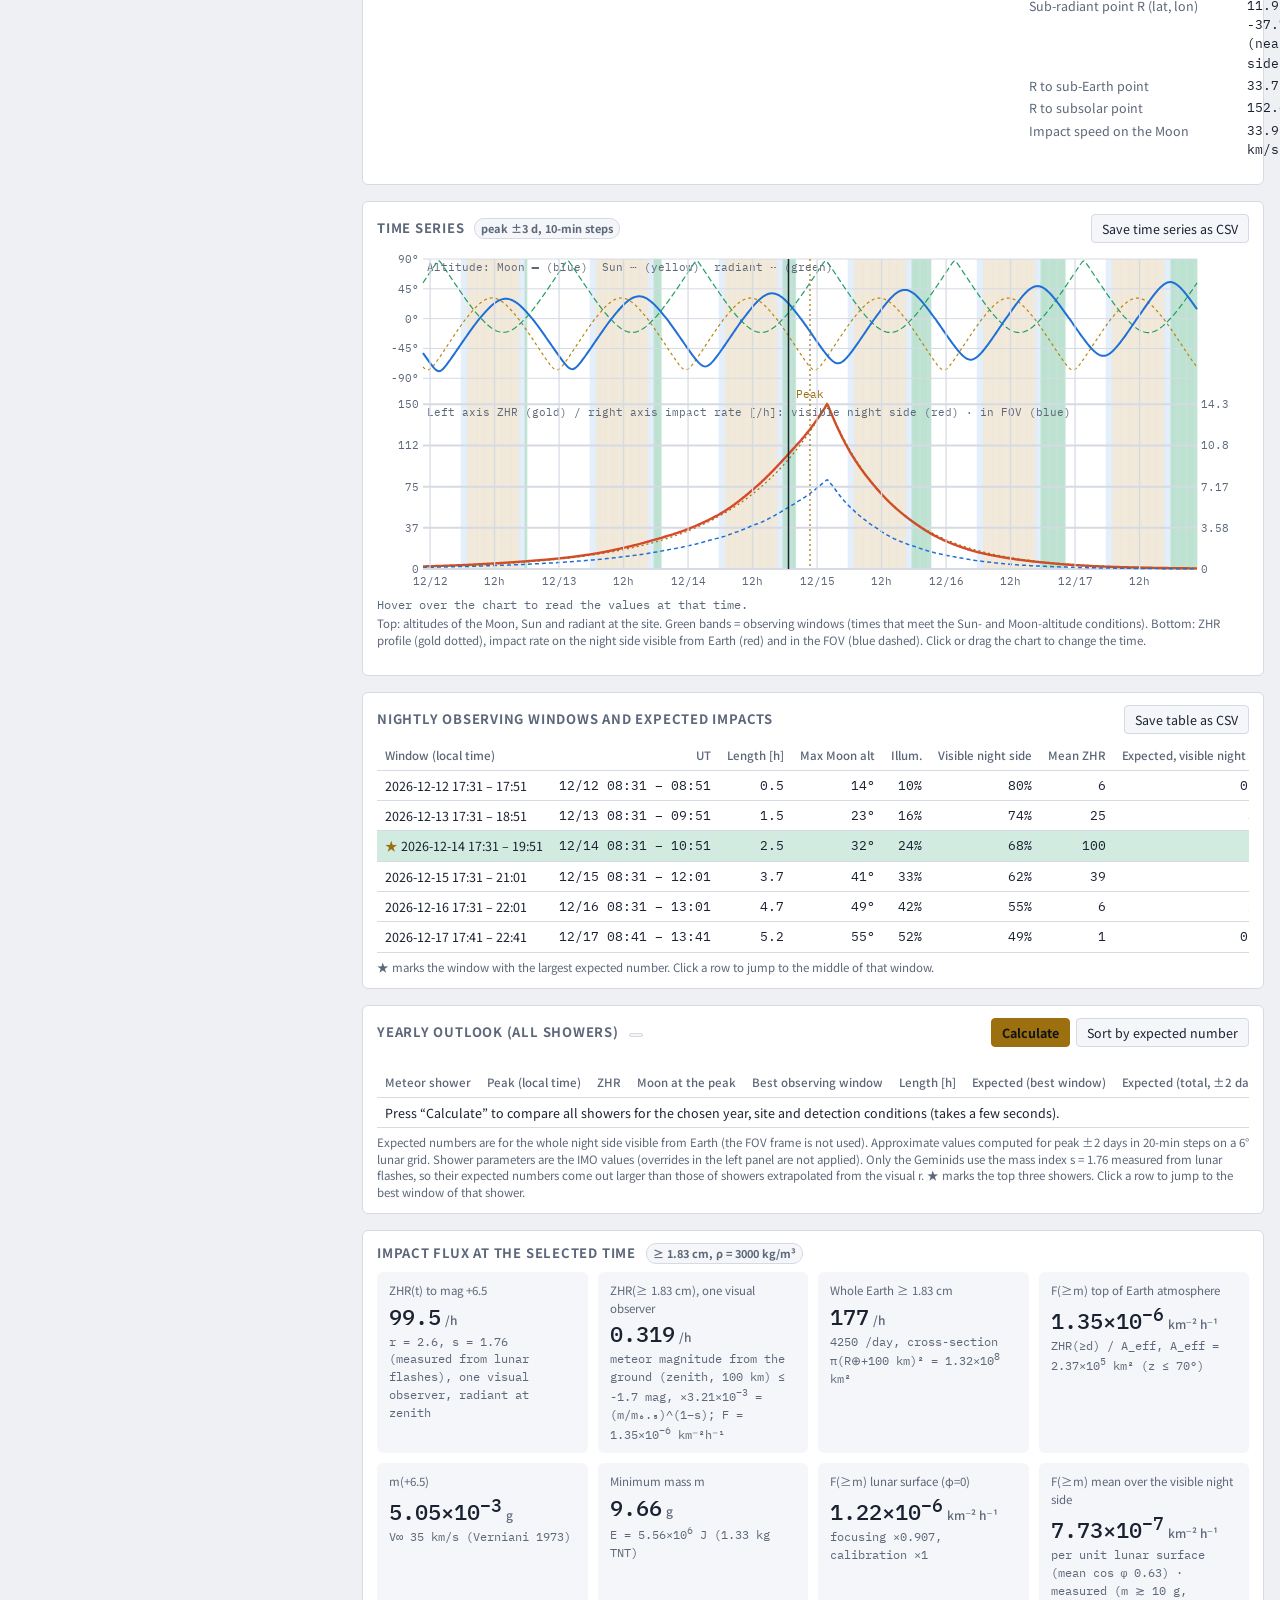
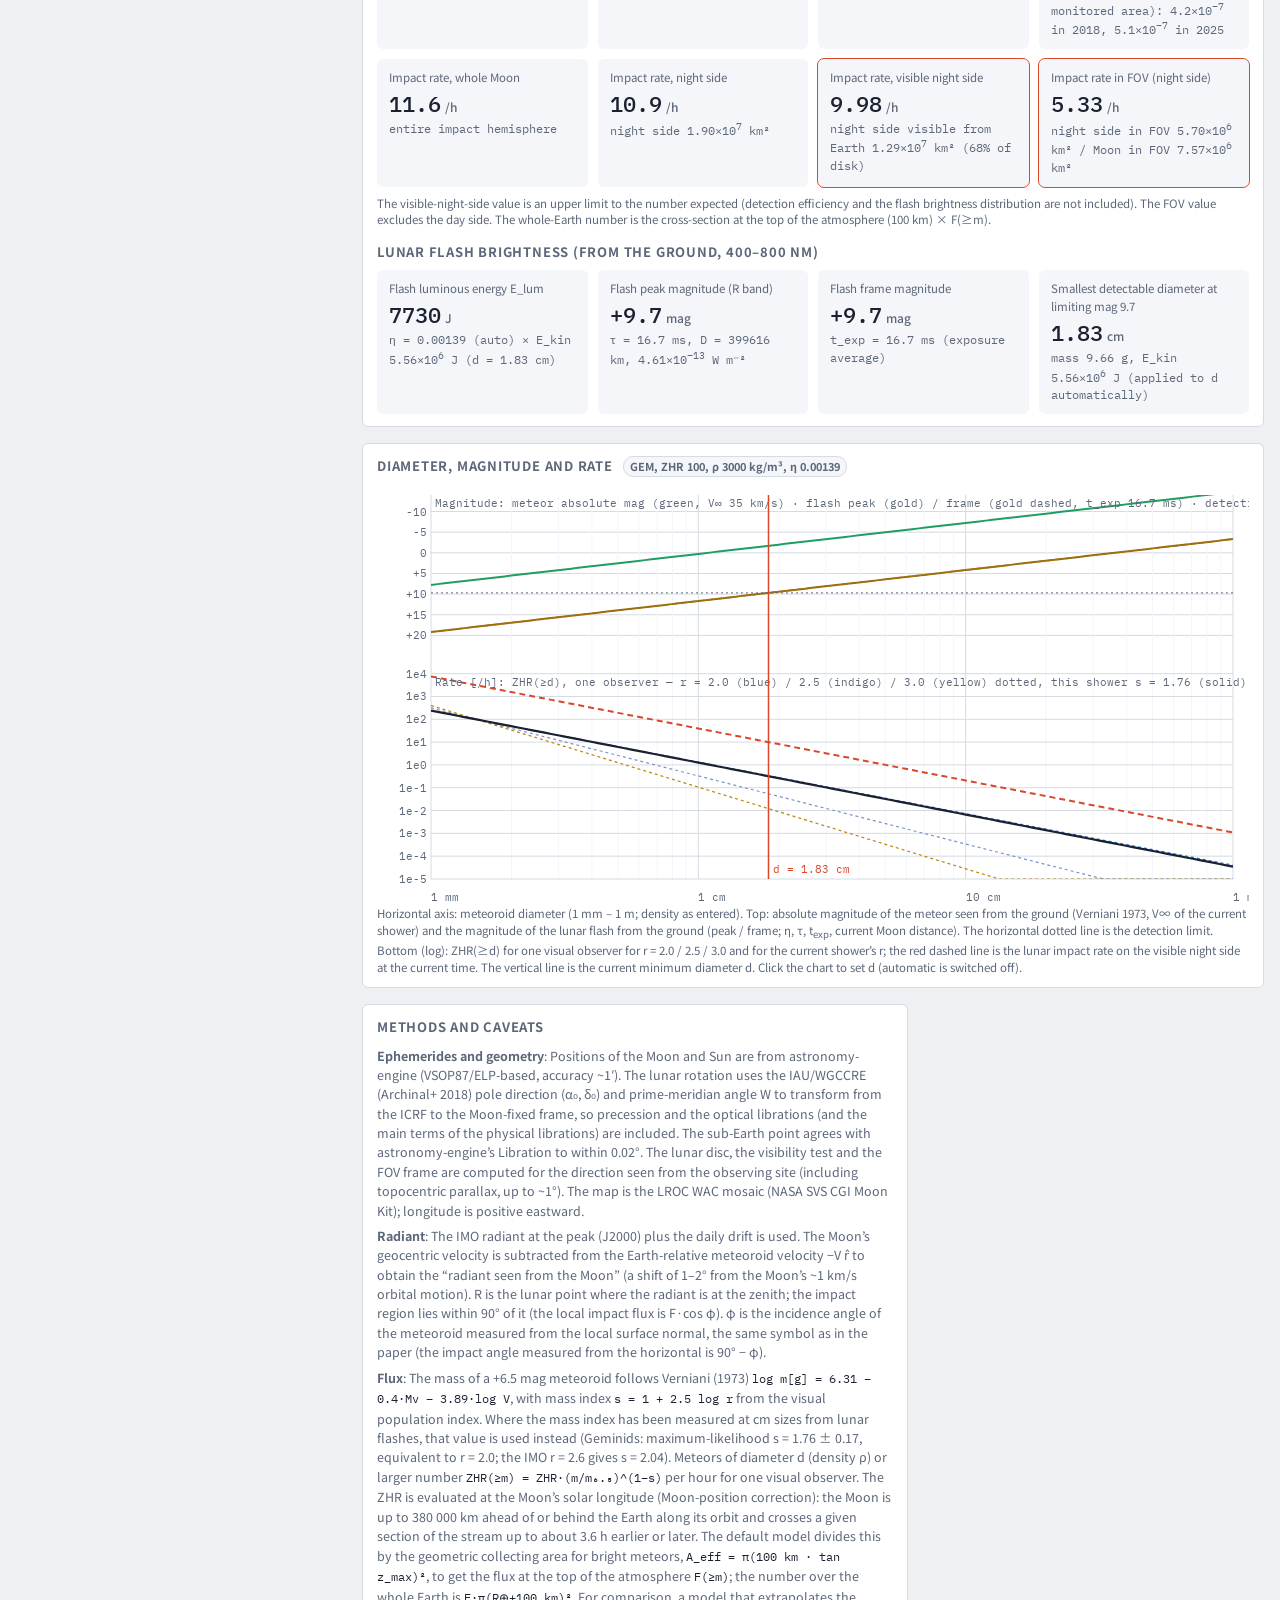
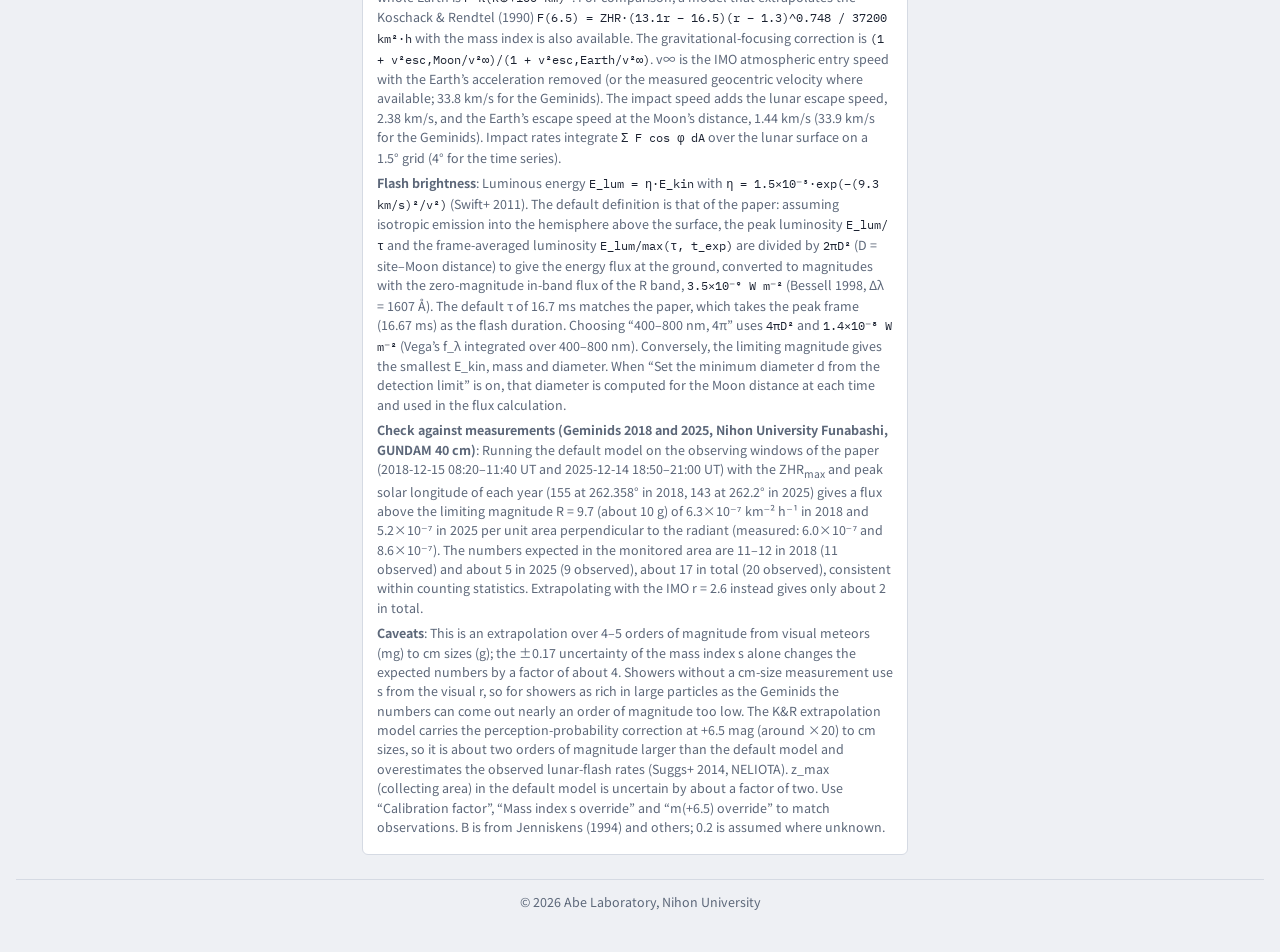
<file: lif-planner/index.html>
<!doctype html>
<html lang="ja">
<meta charset="utf-8">
<meta name="viewport" content="width=device-width, initial-scale=1">
<meta name="author" content="Abe Laboratory, Nihon University">
<!-- © 2026 Abe Laboratory, Nihon University -->
<title>LIF Shower Planner — 月面衝突閃光 流星群観測シミュレータ</title>
<link rel="preconnect" href="https://fonts.googleapis.com">
<link rel="stylesheet" href="https://fonts.googleapis.com/css2?family=Noto+Sans+JP:wght@400;500;700&family=IBM+Plex+Mono:wght@400;500&display=swap">
<style>
:root {
  color-scheme: dark;
  --bg: #0a0e15; --panel: #121824; --panel2: #182031; --line: #273142; --text: #e7ebf2; --muted: #98a3b5;
  --accent: #e6c47a; --accent2: #79b8ff; --impact: #ff7b5c; --ok: #62d39c; --warn: #f2c14e; --night: #2e4a86;
  --day-band: rgba(230,196,122,.10); --twi-band: rgba(121,184,255,.08); --win-band: rgba(98,211,156,.22);
  --font: "Noto Sans JP", "Hiragino Sans", "Yu Gothic", system-ui, sans-serif;
  --mono: "IBM Plex Mono", ui-monospace, Menlo, monospace;
}
@media (prefers-color-scheme: light) {
  :root:not([data-theme="dark"]) {
    color-scheme: light;
    --bg: #eef0f4; --panel: #ffffff; --panel2: #f4f6f9; --line: #d5dae3; --text: #1a2130; --muted: #5c6779;
    --accent: #9c6f0f; --accent2: #1f6fd6; --impact: #d9482a; --ok: #1f9d63; --warn: #b8860b; --night: #7c93c9;
    --day-band: rgba(156,111,15,.10); --twi-band: rgba(31,111,214,.08); --win-band: rgba(31,157,99,.20);
  }
}
:root[data-theme="light"] {
  color-scheme: light;
  --bg: #eef0f4; --panel: #ffffff; --panel2: #f4f6f9; --line: #d5dae3; --text: #1a2130; --muted: #5c6779;
  --accent: #9c6f0f; --accent2: #1f6fd6; --impact: #d9482a; --ok: #1f9d63; --warn: #b8860b; --night: #7c93c9;
  --day-band: rgba(156,111,15,.10); --twi-band: rgba(31,111,214,.08); --win-band: rgba(31,157,99,.20);
}
* { box-sizing: border-box; }
body { margin: 0; background: var(--bg); color: var(--text); font-family: var(--font); font-size: 14px; line-height: 1.55; }
.wrap { padding-inline: 16px; padding-block: 12px 40px; max-width: 1480px; margin: 0 auto; }
header { display: flex; flex-wrap: wrap; align-items: baseline; gap: 6px 18px; border-bottom: 1px solid var(--line); padding-bottom: 10px; margin-bottom: 14px; }
header h1 { font-size: 20px; font-weight: 700; margin: 0; letter-spacing: .01em; text-wrap: balance; }
header h1 small { font-weight: 400; color: var(--muted); font-size: 13px; margin-left: 8px; }
header .src { color: var(--muted); font-size: 12px; }
.app { display: grid; grid-template-columns: 330px minmax(0, 1fr); gap: 16px; align-items: start; }
@media (max-width: 980px) { .app { grid-template-columns: 1fr; } }
aside { display: flex; flex-direction: column; gap: 10px; position: sticky; top: env(safe-area-inset-top, 0px); max-height: calc(100vh - 8px); overflow: auto; }
@media (max-width: 980px) { aside { position: static; max-height: none; } }
details.sec { background: var(--panel); border: 1px solid var(--line); border-radius: 6px; padding: 0; }
details.sec > summary { cursor: pointer; padding: 8px 12px; font-weight: 700; font-size: 13px; letter-spacing: .04em; list-style: none; display: flex; justify-content: space-between; }
details.sec > summary::after { content: "▾"; color: var(--muted); }
details.sec:not([open]) > summary::after { content: "▸"; }
details.sec > .body { padding: 4px 12px 12px; display: grid; gap: 8px; }
label.f { display: grid; grid-template-columns: 1fr auto; align-items: center; gap: 8px; font-size: 12.5px; color: var(--muted); }
label.f > span:first-child { color: var(--text); }
label.f input[type=number], label.f input[type=text], label.f input[type=datetime-local], label.f select, .body > select { font: 13px var(--mono); background: var(--panel2); color: var(--text); border: 1px solid var(--line); border-radius: 4px; padding: 4px 6px; width: 120px; }
label.f input[type=datetime-local] { width: 190px; }
label.f select { width: 120px; }
.body > select, select.wide { width: 100%; font: 13px var(--font); }
label.c { display: flex; align-items: center; gap: 8px; font-size: 13px; cursor: pointer; }
label.c input { accent-color: var(--accent); width: 15px; height: 15px; }
.row2 { display: grid; grid-template-columns: 1fr 1fr; gap: 6px 10px; }
.row3 { display: grid; grid-template-columns: repeat(3, 1fr); gap: 6px; }
.row3 label.f, .row2 label.f { grid-template-columns: 1fr; gap: 2px; }
.row3 label.f input, .row2 label.f input { width: 100%; }
input[type=range] { width: 100%; accent-color: var(--accent); }
.btns { display: flex; flex-wrap: wrap; gap: 6px; }
button { font: 12.5px var(--font); background: var(--panel2); color: var(--text); border: 1px solid var(--line); border-radius: 4px; padding: 4px 10px; cursor: pointer; }
button:hover { border-color: var(--accent); }
button:focus-visible, input:focus-visible, select:focus-visible { outline: 2px solid var(--accent2); outline-offset: 1px; }
button.primary { background: var(--accent); color: #101418; border-color: var(--accent); font-weight: 700; }
.hint { font-size: 11.5px; color: var(--muted); line-height: 1.45; }
main { display: grid; gap: 16px; min-width: 0; }
.panel { background: var(--panel); border: 1px solid var(--line); border-radius: 6px; padding: 12px 14px; min-width: 0; }
.panel h2 { font-size: 13px; letter-spacing: .06em; font-weight: 700; margin: 0 0 8px; color: var(--muted); text-transform: uppercase; }
.moonwrap { display: grid; grid-template-columns: minmax(280px, 640px) minmax(220px, 1fr); gap: 14px; }
@media (max-width: 760px) { .moonwrap { grid-template-columns: 1fr; } }
#moon { width: 100%; max-width: 640px; aspect-ratio: 1; display: block; border-radius: 6px; background: var(--panel2); cursor: crosshair; touch-action: none; }
.kv { display: grid; grid-template-columns: auto 1fr; gap: 3px 12px; font-size: 12.5px; }
.kv dt { color: var(--muted); white-space: nowrap; } .kv dd { margin: 0; font-family: var(--mono); font-variant-numeric: tabular-nums; }
.kv .h { grid-column: 1 / -1; margin-top: 6px; font-weight: 700; color: var(--text); font-family: var(--font); font-size: 12px; letter-spacing: .04em; border-bottom: 1px dashed var(--line); }
.legend { display: flex; flex-wrap: wrap; gap: 6px 14px; font-size: 12px; color: var(--muted); margin-top: 8px; }
.legend i { display: inline-block; width: 12px; height: 12px; border-radius: 2px; vertical-align: -2px; margin-right: 5px; }
.tiles { display: grid; grid-template-columns: repeat(auto-fit, minmax(170px, 1fr)); gap: 10px; }
.tile { background: var(--panel2); border-radius: 6px; padding: 10px 12px; }
.tile .l { font-size: 11.5px; color: var(--muted); }
.tile .v { font: 500 22px var(--mono); font-variant-numeric: tabular-nums; margin-top: 2px; }
.tile .v small { font-size: 12px; color: var(--muted); font-family: var(--font); margin-left: 4px; }
.tile .s { font-size: 11.5px; color: var(--muted); margin-top: 2px; font-family: var(--mono); }
.tile.hi { outline: 1px solid var(--impact); }
#chart { width: 100%; height: 340px; display: block; cursor: ew-resize; touch-action: pan-y; }
#sizeChart { width: 100%; height: 420px; display: block; cursor: pointer; }
table { border-collapse: collapse; width: 100%; font-size: 12.5px; font-variant-numeric: tabular-nums; }
th, td { text-align: right; padding: 5px 8px; border-bottom: 1px solid var(--line); white-space: nowrap; }
th { color: var(--muted); font-weight: 500; font-size: 11.5px; }
td:first-child, th:first-child { text-align: left; }
td.num { font-family: var(--mono); }
tr.cur td { background: var(--win-band); }
.tablewrap { overflow-x: auto; }
.notes { font-size: 12.5px; color: var(--muted); max-width: 78ch; }
.notes p { margin: 6px 0; } .notes code { font-family: var(--mono); font-size: 12px; color: var(--text); }
.status { font-size: 12px; color: var(--warn); min-height: 1.2em; }
.badge { text-transform: none; letter-spacing: 0; display: inline-block; font-size: 11px; padding: 1px 6px; border-radius: 10px; background: var(--panel2); color: var(--muted); border: 1px solid var(--line); margin-left: 6px; }
@media (prefers-reduced-motion: no-preference) { .tile { transition: outline-color .2s; } }
header .tools { margin-left: auto; display: flex; flex-wrap: wrap; gap: 6px; }
.help { background: var(--panel); border: 1px solid var(--line); border-radius: 6px; padding: 8px 14px; margin-bottom: 14px; font-size: 13px; }
.help > summary { cursor: pointer; font-weight: 700; }
.help ol { margin: 8px 0 4px; padding-left: 1.5em; max-width: 90ch; } .help li { margin: 4px 0; }
details.sub { border-top: 1px dashed var(--line); padding-top: 6px; }
details.sub > summary { cursor: pointer; font-size: 12px; color: var(--muted); }
details.sub > .body2 { display: grid; gap: 8px; padding-top: 8px; }
.panelhead { display: flex; flex-wrap: wrap; align-items: center; gap: 6px 10px; margin-bottom: 8px; }
.panelhead h2 { margin: 0; } .panelhead .sp { margin-left: auto; display: flex; flex-wrap: wrap; gap: 6px; }
.obs { display: inline-block; font-size: 12px; padding: 1px 8px; border-radius: 10px; border: 1px solid var(--line); text-transform: none; letter-spacing: 0; margin-left: 6px; font-weight: 500; }
.obs.ok { color: var(--ok); border-color: var(--ok); } .obs.ng { color: var(--warn); border-color: var(--warn); }
.verdict { font-size: 14px; margin: 0 0 10px; max-width: 90ch; }
.sum { display: grid; grid-template-columns: repeat(auto-fit, minmax(200px, 1fr)); gap: 10px; }
.sum .tile .v { font: 700 17px var(--font); }
tbody tr.click { cursor: pointer; } tbody tr.click:hover td { background: var(--panel2); } tbody tr.click.cur:hover td { background: var(--win-band); }
tr.best td:first-child::before { content: "★ "; color: var(--accent); }
input:disabled { opacity: .55; }
footer.copy { margin-top: 24px; padding-top: 12px; border-top: 1px solid var(--line); text-align: center; font-size: 12.5px; color: var(--muted); }
.cursorline { font: 12px var(--mono); color: var(--muted); min-height: 1.5em; margin-top: 6px; }
</style>

<div class="wrap">
<header>
  <h1>月面衝突閃光 流星群観測シミュレータ<small>LIF Shower Planner</small></h1>
  <span class="src">流星群: IMO Meteor Shower Calendar 2026 (Table 5/6) ・ 月: IAU/WGCCRE 自転モデル + LROC WAC 地図 ・ 暦: astronomy-engine</span>
  <span class="tools">
    <button id="bLang" type="button">English</button>
    <button id="bShare" type="button">この設定のリンクをコピー</button>
    <button id="bTheme" type="button">表示色: 自動</button>
    <button id="bResetAll" type="button">初期設定に戻す</button>
  </span>
</header>
<div class="status" id="topStatus" role="status"></div>

<details class="help" id="help"><summary>使い方</summary>
  <ol>
    <li>左の「流星群」で群と年を選ぶ。「年間の見通し」で、その年にどの群が狙い目かを一覧できる。</li>
    <li>「観測地」と「視野」を機材に合わせる。月面図の青い枠をドラッグすると、視野の位置・大きさ・向きを変えられる。</li>
    <li>「検出条件」にカメラの限界等級を入れる。検出できる最小の流星体の大きさが決まり、期待数に反映される。</li>
    <li>「観測のまとめ」に最良の観測窓と期待数が出る。時系列グラフをドラッグするか、夜ごとの表の行を押すと、その時刻の月面図に切り替わる。キーボードの ← → で 10 分、Shift + ← → で 1 時間ずつ動く。</li>
    <li>設定はこのブラウザに保存される。「この設定のリンクをコピー」で、同じ条件を他の人に渡せる。</li>
  </ol>
</details>

<div class="app">
<aside>
  <details class="sec" id="secShower" open><summary>流星群</summary><div class="body">
    <select id="shower" aria-label="流星群"></select>
    <div class="row2">
      <label class="f"><span>年</span><input type="number" id="year" value="2026" step="1"></label>
      <label class="f"><span>ZHR<sub>max</sub></span><input type="number" id="zhr" step="1"></label>
    </div>
    <div class="btns"><button id="bNext" type="button">次回の極大へ</button></div>
    <div class="status" id="showerNote"></div>
    <details class="sub" id="subShower"><summary>流星群の値を変える (極大の黄経・輻射点・r など)</summary><div class="body2">
      <div class="row2">
        <label class="f"><span>極大 λ⊙ [°, J2000]</span><input type="number" id="lam" step="0.01"></label>
        <label class="f"><span>母集団指数 r</span><input type="number" id="r" step="0.1"></label>
        <label class="f"><span>V∞ [km/s]</span><input type="number" id="v" step="1"></label>
        <label class="f"><span>活動期間</span><input type="text" id="act" readonly></label>
        <label class="f"><span>輻射点 α [°]</span><input type="number" id="ra" step="0.1"></label>
        <label class="f"><span>輻射点 δ [°]</span><input type="number" id="dec" step="0.1"></label>
        <label class="f"><span>ドリフト Δα [°/日]</span><input type="number" id="dra" step="0.01"></label>
        <label class="f"><span>ドリフト Δδ [°/日]</span><input type="number" id="ddec" step="0.01"></label>
        <label class="f"><span>B (極大前) [/°]</span><input type="number" id="bm" step="0.01"></label>
        <label class="f"><span>B (極大後) [/°]</span><input type="number" id="bp" step="0.01"></label>
      </div>
      <div class="hint">ZHR(λ⊙) = ZHR<sub>max</sub>·10<sup>−B|λ⊙−λ<sub>max</sub>|</sup>。輻射点は極大値 + 日周ドリフト (IMO Table 6 より)。「Var」の群は ZHR を仮置き。値はすべて上書き可。群を選び直すと IMO の値に戻る。</div>
    </div></details>
  </div></details>

  <details class="sec" id="secTime" open><summary>日時</summary><div class="body">
    <label class="f"><span>観測地時刻</span><input type="datetime-local" id="dtLocal" step="60"></label>
    <label class="f"><span>極大からの時間 [h]</span><input type="number" id="dth" step="0.1" value="0"></label>
    <input type="range" id="tslider" min="-72" max="72" step="0.1" value="0" aria-label="極大からの時間">
    <div class="btns">
      <button id="bPeak" class="primary" type="button">極大へ</button><button id="bBest" type="button">最良の窓へ</button><button id="bNow" type="button">現在時刻へ</button>
    </div>
    <div class="btns">
      <button data-dt="-24" type="button">−1日</button><button data-dt="-1" type="button">−1h</button><button data-dt="-0.1667" type="button">−10m</button>
      <button data-dt="0.1667" type="button">+10m</button><button data-dt="1" type="button">+1h</button><button data-dt="24" type="button">+1日</button>
    </div>
    <div class="status" id="timeNote"></div>
    <label class="f"><span>時系列の範囲 ±[日]</span><input type="number" id="ndays" value="3" min="1" max="10" step="1"></label>
  </div></details>

  <details class="sec" id="secSite" open><summary>観測地</summary><div class="body">
    <select id="site" aria-label="観測地"></select>
    <div class="row2">
      <label class="f"><span>緯度 [°N]</span><input type="number" id="lat" step="0.0001"></label>
      <label class="f"><span>経度 [°E]</span><input type="number" id="lon" step="0.0001"></label>
      <label class="f"><span>標高 [m]</span><input type="number" id="elev" step="1"></label>
      <label class="f"><span>UTC との差 [h]</span><input type="number" id="tz" step="0.5"></label>
    </div>
  </div></details>

  <details class="sec" id="secFov" open><summary>視野 (望遠鏡 + カメラ)</summary><div class="body">
    <select id="fovPreset" aria-label="機材"></select>
    <div class="row2">
      <label class="f"><span>視野 幅 [′]</span><input type="number" id="fw" value="25.6" step="0.1"></label>
      <label class="f"><span>視野 高さ [′]</span><input type="number" id="fh" value="16.1" step="0.1"></label>
      <label class="f"><span>中心 x [′]</span><input type="number" id="fx" value="0" step="0.5"></label>
      <label class="f"><span>中心 y [′]</span><input type="number" id="fy" value="0" step="0.5"></label>
      <label class="f"><span>回転 [°, 反時計回り]</span><input type="number" id="frot" value="0" step="1"></label>
      <label class="f"><span>&nbsp;</span><button id="bFovReset" type="button">中心・回転をリセット</button></label>
      <label class="f"><span>&nbsp;</span><button id="bFovBest" type="button">期待数が最大の位置へ</button></label>
    </div>
    <div class="hint" id="fovInfo"></div>
    <div class="hint">月面図の枠をドラッグで移動、四隅の■で拡大縮小 (縦横比を保持)、上の●で回転。タッチは 2 本指でピンチ (拡大縮小 + 回転)。枠の外をクリックするとそこへ中心を移動。中心は月中心からのずれ (右=+x, 上=+y)。</div>
  </div></details>

  <details class="sec" id="secDet" open><summary>検出条件と流星体の大きさ</summary><div class="body">
    <div class="row2">
      <label class="f"><span>検出限界等級 (フレーム)</span><input type="number" id="mlimdet" value="9.7" step="0.1"></label>
      <label class="f"><span>露光 t<sub>exp</sub> [ms]</span><input type="number" id="texp" value="16.7" step="0.1" min="0.1"></label>
    </div>
    <label class="c"><input type="checkbox" id="autoD" checked>検出限界から最小直径 d を自動で決める</label>
    <div class="row2">
      <label class="f"><span>衝突流星体の最小直径 d [cm]</span><input type="number" id="dcm" value="1" step="any" min="0.1" max="100"></label>
      <label class="f"><span>密度 [kg/m³]</span><input type="number" id="rho" value="1000" step="100"></label>
    </div>
    <input type="range" id="dslider" min="-1" max="2" step="0.01" value="0" aria-label="最小直径 (対数)">
    <div class="hint">自動を外すと、d を 1 mm 〜 1 m で自由に決められる (対数スライダ、または「直径と等級・出現率の関係」図をクリック)。期待数は d 以上の流星体の衝突数。</div>
    <div class="row2">
      <label class="f"><span>夜の条件: 太陽高度 &lt; [°]</span><input type="number" id="sunLim" value="-12" step="1"></label>
      <label class="f"><span>月の条件: 高度 &gt; [°]</span><input type="number" id="moonLim" value="10" step="1"></label>
    </div>
  </div></details>

  <details class="sec" id="secModel"><summary>フラックスと閃光のモデル (詳細)</summary><div class="body">
    <label class="f"><span>地球フラックスの求め方</span><select id="fmodel" style="width:150px"><option value="zhr">ZHR(≥d) / 有効面積</option><option value="kr">K&amp;R F(6.5) の外挿</option></select></label>
    <label class="f"><span>有効面積の最大天頂距離 z<sub>max</sub> [°]</span><input type="number" id="zmax" value="70" step="1" min="30" max="85"></label>
    <div class="row2">
      <label class="f"><span>m(+6.5) 上書き [g]</span><input type="number" id="m65" step="any" placeholder="自動 (Verniani)"></label>
      <label class="f"><span>質量指数 s 上書き</span><input type="number" id="sov" step="0.01" placeholder="自動 (実測値 または 1+2.5 log r)"></label>
    </div>
    <label class="f"><span>較正係数</span><input type="number" id="calib" value="1" step="0.1"></label>
    <div class="hint">ZHR(≥d) = ZHR·(m/m₆.₅)^(1−s) が目視観測者 1 人が見る d cm 以上の流星 (火球級) の数。既定モデルはこれを明るい流星の幾何学的集光面積 A = π(100 km·tan z<sub>max</sub>)² で割って地球フラックスにする。質量指数 s は、月面閃光で cm サイズの値が測られている群 (ふたご群: s = 1.76 ± 0.17) ではその値、ほかの群では目視の r から 1 + 2.5 log r。</div>
    <label class="c"><input type="checkbox" id="moonLam" checked>ZHR を月の位置の太陽黄経で求める (月位置補正)</label>
    <label class="c"><input type="checkbox" id="focus" checked>地球/月の重力集束を補正 (v<sub>esc</sub> 11.1 / 2.38 km/s)</label>
    <div class="hint" style="margin-top:4px"><b>月面閃光の明るさ</b> (地上から見た等級)</div>
    <label class="f"><span>等級の定義</span><select id="phot" style="width:170px"><option value="R">R バンド・2π (論文と同じ)</option><option value="wide">400–800 nm・4π (以前の既定)</option></select></label>
    <div class="row2">
      <label class="f"><span>発光効率 η</span><input type="number" id="eta" step="0.0001" min="0.00001" placeholder="自動 (Swift+ 2011)"></label>
      <label class="f"><span>継続時間 τ [ms]</span><input type="number" id="tau" value="16.7" step="0.1" min="1"></label>
    </div>
    <div class="hint">既定はふたご群 2018–2025 年の論文と同じ定義: R バンド (Δλ = 1607 Å, 0 等 = 3.5×10⁻⁹ W m⁻²)、月面上の半球 2π への等方放射、η = 1.5×10⁻³·exp(−(9.3/v)²) (Swift+ 2011; ふたご群の 33.9 km/s で 1.4×10⁻³)、τ = 16.7 ms。フレーム等級は E<sub>lum</sub>/max(τ, t<sub>exp</sub>)、ピーク等級は E<sub>lum</sub>/τ から求める。この定義で R = 9.7 等が約 10 g (直径 1.8 cm, ρ = 3000 kg/m³) にあたる。η を入力すると自動の値の代わりに使う。「400–800 nm・4π」は以前の既定 (0 等 = 1.4×10⁻⁸ W m⁻²) で、同じ等級に 8 倍の発光エネルギーが要る。</div>
  </div></details>

  <details class="sec" id="secView"><summary>月面図の表示</summary><div class="body">
    <label class="c"><input type="checkbox" id="oMap" checked>LRO (LROC WAC) 地図</label>
    <label class="c"><input type="checkbox" id="oGrid" checked>月面緯度経度グリッド (30°)</label>
    <label class="c"><input type="checkbox" id="oNight" checked>昼側 / 夜側</label>
    <label class="c"><input type="checkbox" id="oRad" checked>輻射点天頂点 (R)</label>
    <label class="c"><input type="checkbox" id="oRegion" checked>衝突領域 (cos φ で濃淡)</label>
    <label class="c"><input type="checkbox" id="oHorizon" checked>輻射点地平線 (φ = 90°)</label>
    <label class="c"><input type="checkbox" id="oFov" checked>視野枠</label>
    <label class="c"><input type="checkbox" id="oLib">秤動の目安 (円盤中心 +, 中央子午線/赤道を強調)</label>
    <label class="f"><span>向き</span><select id="orient"><option value="north">天の北を上</option><option value="zenith">天頂を上</option></select></label>
    <label class="f"><span>拡大 <span id="zoomVal">1.0</span>×</span></label>
    <input type="range" id="zoom" min="1" max="10" step="0.1" value="1" aria-label="拡大">
    <label class="c"><input type="checkbox" id="followFov" checked>表示中心を視野中心に追従</label>
    <div class="btns"><button id="bZoomReset" type="button">拡大をリセット</button></div>
    <div class="hint">視野枠が OFF (または追従 OFF) のときは、月面図をドラッグでパン、マウスホイールでカーソル位置を中心に拡大縮小。視野枠 ON + 追従 ON ではスライダ/ホイールの拡大が視野中心に追従。</div>
  </div></details>
</aside>

<main>
  <section class="panel">
    <div class="panelhead"><h2>観測のまとめ <span id="sumTitle" class="badge"></span></h2></div>
    <p class="verdict" id="verdict">計算中…</p>
    <div class="sum" id="sumTiles"></div>
  </section>

  <section class="panel">
    <div class="panelhead"><h2>月面 <span id="moonTitle" class="badge"></span><span id="obsBadge" class="obs"></span></h2>
      <span class="sp"><button id="bPng" type="button">月面図を PNG で保存</button></span></div>
    <div class="moonwrap">
      <div>
        <canvas id="moon" width="720" height="720" aria-label="月面図"></canvas>
        <div class="cursorline" id="moonCursor"></div>
        <div class="legend">
          <span><i style="background:#c9c4b8"></i>昼側</span>
          <span><i style="background:#1d2740"></i>夜側</span>
          <span><i style="background:var(--impact)"></i>衝突領域 (濃いほど cos φ 大)</span>
          <span><i style="background:var(--accent)"></i>R: 輻射点天頂点</span>
          <span><i style="background:var(--accent2)"></i>視野枠</span>
          <span><i style="background:transparent;border:1px dashed var(--accent)"></i>輻射点地平線</span>
        </div>
      </div>
      <dl class="kv" id="info"></dl>
    </div>
  </section>

  <section class="panel">
    <div class="panelhead"><h2>時系列 <span class="badge" id="chartBadge"></span></h2>
      <span class="sp"><button id="bCsvSeries" type="button">時系列を CSV で保存</button></span></div>
    <canvas id="chart" aria-label="時系列グラフ"></canvas>
    <div class="cursorline" id="chartCursor"></div>
    <div class="hint">上: 月・太陽・輻射点の高度 (観測地)。緑帯 = 観測可能窓 (太陽高度・月高度の条件を満たす時間帯)。下: ZHR プロファイル (金 点線) と、地球から見える夜側での衝突率 (赤)・視野内 (青 破線)。グラフをクリックまたはドラッグすると日時を移動。</div>
    <div class="status" id="scanStatus"></div>
  </section>

  <section class="panel">
    <div class="panelhead"><h2>夜ごとの観測窓と期待衝突数</h2>
      <span class="sp"><button id="bCsvNights" type="button">表を CSV で保存</button></span></div>
    <div class="tablewrap"><table id="nights"><thead><tr>
      <th>観測窓 (観測地時刻)</th><th>UT</th><th>長さ [h]</th><th>月 最大高度</th><th>照度</th><th>夜側可視率</th><th>平均 ZHR</th><th>期待数 可視夜側</th><th>期待数 視野内</th>
    </tr></thead><tbody></tbody></table></div>
    <div class="hint" style="margin-top:6px">★ は期待数が最も多い窓。行を押すと、その窓の中央の時刻へ移動。</div>
  </section>

  <section class="panel">
    <div class="panelhead"><h2>年間の見通し (全流星群) <span class="badge" id="yearBadge"></span></h2>
      <span class="sp"><button id="bYear" class="primary" type="button">計算する</button><button id="bYearSort" type="button">期待数の多い順に並べる</button></span></div>
    <div class="status" id="yearStatus"></div>
    <div class="tablewrap"><table id="yearTbl"><thead><tr>
      <th>流星群</th><th>極大 (観測地時刻)</th><th>ZHR</th><th>極大時の月</th><th>最良の観測窓</th><th>長さ [h]</th><th>期待数 (最良の窓)</th><th>期待数 (±2 日の合計)</th>
    </tr></thead><tbody><tr><td colspan="8" style="text-align:left">「計算する」を押すと、選んだ年・観測地・検出条件で全流星群を比べます (数秒かかります)。</td></tr></tbody></table></div>
    <div class="hint" style="margin-top:6px">期待数は地球から見える夜側全体 (視野枠は使わない)。極大 ±2 日を 20 分刻み、月面 6° 格子で計算した概算。流星群の値は IMO の値 (左の欄での上書きは反映しない)。ふたご群だけは月面閃光で測った質量指数 s = 1.76 を使うので、目視の r から外挿するほかの群より期待数が大きく出る。★ は期待数の上位 3 群。行を押すと、その群の最良の窓へ移動。</div>
  </section>

  <section class="panel">
    <h2>指定日時の衝突フラックス <span id="fluxTitle" class="badge"></span></h2>
    <div class="tiles" id="tiles"></div>
    <div class="hint" style="margin-top:8px" id="fluxHint"></div>
    <h2 style="margin-top:14px">月面閃光の明るさ (地上から, 400–800 nm)</h2>
    <div class="tiles" id="tiles2"></div>
  </section>

  <section class="panel">
    <h2>直径と等級・出現率の関係 <span class="badge" id="sizeBadge"></span></h2>
    <canvas id="sizeChart" aria-label="直径と等級・出現率の関係"></canvas>
    <div class="hint">横軸: 流星体の直径 (1 mm 〜 1 m, 密度は入力値)。上: 地上から見た流星の絶対等級 (Verniani 1973, 現在の群の V∞) と、月面閃光の地上等級 (ピーク / フレーム、η・τ・t<sub>exp</sub>・現在の月距離)。横の点線は検出限界等級。下 (対数): 目視 1 人あたりの ZHR(≥d) を r = 2.0 / 2.5 / 3.0 と現在の群の r で比較、赤破線は現在時刻の可視夜側の月面衝突率。縦線は現在の最小直径 d。図をクリックすると d を設定 (自動は解除される)。</div>
  </section>

  <section class="panel notes">
    <h2>計算方法と注意</h2>
    <p><b>暦・幾何</b>: 月・太陽の位置は astronomy-engine (VSOP87/ELP 系、精度 ~1′)。月の自転は IAU/WGCCRE (Archinal+ 2018) の極方向 (α₀, δ₀) と本初子午線角 W で ICRF から月固定座標へ変換するため、歳差と光学秤動 (および物理秤動の主要項) を含む。地心点 (sub-Earth) は astronomy-engine の Libration と 0.02° 以内で一致。月面図・可視判定・視野枠は観測地から見た向き (地形視差 最大 ~1° を含む) で計算する。地図は LROC WAC モザイク (NASA SVS CGI Moon Kit)、経度は東向き正。</p>
    <p><b>輻射点</b>: IMO の極大時輻射点 (J2000) に日周ドリフトを加え、地球基準の流星体速度 −V r̂ から月の地心速度を差し引いて「月から見た輻射点」を求める (月の公転 ~1 km/s による 1–2° のずれ)。輻射点が天頂となる月面点を R、そこから 90° 以内が衝突領域 (局所の衝突フラックスは F·cos φ)。φ は月面の法線から測った流星体の入射角で、論文と同じ記号 (水平から測る衝突角は 90° − φ)。</p>
    <p><b>フラックス</b>: +6.5 等の流星体質量は Verniani (1973) <code>log m[g] = 6.31 − 0.4·Mv − 3.89·log V</code>、質量指数は目視の母集団指数から <code>s = 1 + 2.5 log r</code>。ただし月面閃光で cm サイズの質量指数が測られている群はその値を使う (ふたご群: 最尤値 s = 1.76 ± 0.17、r = 2.0 にあたる。IMO の r = 2.6 は s = 2.04)。直径 d (密度 ρ) 以上の流星は、目視観測者 1 人あたり <code>ZHR(≥m) = ZHR·(m/m₆.₅)^(1−s)</code> 個/時。ZHR は月の位置の太陽黄経で求める (月位置補正): 月は地球の公転方向に最大 38 万 km 前後しており、流れの同じ断面を地球より最大 3.6 時間ほど早く、または遅く通る。既定モデルではこれを明るい流星の幾何学的集光面積 <code>A_eff = π(100 km · tan z_max)²</code> で割って大気上端フラックス <code>F(≥m)</code> とし、地球全体の発生数は <code>F·π(R⊕+100 km)²</code>。比較用に Koschack &amp; Rendtel (1990) の <code>F(6.5) = ZHR·(13.1r − 16.5)(r − 1.3)^0.748 / 37200 km²·h</code> を質量指数で外挿するモデルも選べる。重力集束補正は <code>(1 + v²esc,Moon/v²∞)/(1 + v²esc,Earth/v²∞)</code>。v∞ は IMO の大気圏突入速度から地球の加速分を引いた値 (実測の地心速度がある群はその値、ふたご群 33.8 km/s)。衝突速度はこれに月の脱出速度 2.38 km/s と、月の距離での地球の脱出速度 1.44 km/s を加える (ふたご群 33.9 km/s)。衝突率は月面を 1.5° (時系列は 4°) 格子で <code>Σ F cos φ dA</code> を積分。</p>
    <p><b>閃光の明るさ</b>: 発光エネルギー <code>E_lum = η·E_kin</code>、<code>η = 1.5×10⁻³·exp(−(9.3 km/s)²/v²)</code> (Swift+ 2011)。既定の定義は論文と同じで、月面上の半球への等方放射を仮定し、ピーク光度 <code>E_lum/τ</code>、フレーム平均光度 <code>E_lum/max(τ, t_exp)</code> を <code>2πD²</code> (D = 観測地–月の距離) で割って地上でのエネルギーフラックスとし、R バンドの 0 等の帯内フラックス <code>3.5×10⁻⁹ W m⁻²</code> (Bessell 1998, Δλ = 1607 Å) で等級に換算する。τ の既定値 16.7 ms は、論文がピークの 1 フレーム (16.67 ms) を閃光の継続時間とみなしていることに合わせた。「400–800 nm・4π」を選ぶと <code>4πD²</code> と <code>1.4×10⁻⁸ W m⁻²</code> (Vega の f_λ を 400–800 nm で積分) を使う。逆に検出限界等級から最小の E_kin・質量・直径を求める。「検出限界から最小直径 d を自動で決める」が ON のときは、この直径を各時刻の月距離で求めてフラックス計算に使う。</p>
    <p><b>実測との照合 (ふたご群 2018・2025 年、日大船橋 GUNDAM 40 cm)</b>: 論文の観測窓 (2018-12-15 08:20–11:40 UT、2025-12-14 18:50–21:00 UT) を既定のモデルで計算し、ZHR<sub>max</sub> と極大の黄経にその年の値 (2018 年 155 と 262.358°、2025 年 143 と 262.2°) を入れると、限界等級 R = 9.7 (約 10 g) 以上のフラックスは、輻射点に垂直な面あたり 2018 年 6.3×10⁻⁷、2025 年 5.2×10⁻⁷ km⁻² h⁻¹ になる (実測 6.0×10⁻⁷ と 8.6×10⁻⁷)。監視した面積での期待数は 2018 年 11–12 個 (実測 11 個)、2025 年 約 5 個 (実測 9 個)、合計 約 17 個 (実測 20 個) で、計数のばらつきの範囲で合う。IMO の r = 2.6 のまま外挿すると合計 2 個ほどにしかならない。</p>
    <p><b>注意</b>: 目視 (mg) から cm (g) への 4–5 桁の外挿で、質量指数 s の誤差 ±0.17 だけで期待数は約 4 倍変わる。cm サイズの実測がない群は目視の r から求めた s を使うので、ふたご群のように大きい粒子が多い群では 1 桁近く少なく出ることがある。K&amp;R 外挿モデルは +6.5 等の知覚確率補正 (×20 前後) をそのまま cm サイズに持ち込むため、既定モデルより 2 桁ほど大きく、月面閃光の観測実績 (Suggs+ 2014, NELIOTA) に対して過大。既定モデルの z_max (集光面積) は ±2 倍程度の不定性。「較正係数」「s 上書き」「m(+6.5) 上書き」で実測に合わせられる。B は Jenniskens (1994) 等、不明な群は 0.2 を仮置き。</p>
  </section>
</main>
</div>
<footer class="copy">© 2026 Abe Laboratory, Nihon University</footer>
</div>

<img id="lroimg" src="lro_map_2k.jpg" alt="" hidden>
<script src="astronomy.browser.min.js"></script>
<script src="lif_core.js"></script>
<script>
(function () {
  'use strict';
  const $ = id => document.getElementById(id);
  const A = LIF.A, V = LIF.vec, D2R = LIF.D2R, R2D = LIF.R2D;
  const num = id => parseFloat($(id).value);
  // ---------- 言語 (日本語 / English) ----------
  const LKEY = 'lifShowerPlanner.lang';
  let LANG = 'ja';
  try { const q = new URLSearchParams(location.search).get('lang'), st = localStorage.getItem(LKEY); LANG = (q === 'en' || q === 'ja') ? q : (st === 'en' || st === 'ja') ? st : ((navigator.language || 'ja').toLowerCase().indexOf('ja') === 0 ? 'ja' : 'en'); } catch (e) { LANG = 'ja'; }
  const TR = (ja, en) => LANG === 'en' ? en : ja;
  const EN_TEXT = {"期待数が最大の位置へ": "Point at the best position", "ZHR を月の位置の太陽黄経で求める (月位置補正)": "Evaluate the ZHR at the Moon’s solar longitude (Moon-position correction)", "等級の定義": "Magnitude definition", "R バンド・2π (論文と同じ)": "R band, 2π (as in the paper)", "400–800 nm・4π (以前の既定)": "400–800 nm, 4π (former default)", "月面衝突閃光 流星群観測シミュレータ": "Lunar Impact Flash Meteor-Shower Observation Simulator", "流星群: IMO Meteor Shower Calendar 2026 (Table 5/6) ・ 月: IAU/WGCCRE 自転モデル + LROC WAC 地図 ・ 暦: astronomy-engine": "Showers: IMO Meteor Shower Calendar 2026 (Table 5/6) · Moon: IAU/WGCCRE rotation model + LROC WAC map · Ephemerides: astronomy-engine", "この設定のリンクをコピー": "Copy link to these settings", "表示色: 自動": "Theme: Auto", "初期設定に戻す": "Reset to defaults", "使い方": "How to use", "流星群": "Meteor shower", "年": "Year", "次回の極大へ": "Next peak", "流星群の値を変える (極大の黄経・輻射点・r など)": "Edit shower parameters (peak solar longitude, radiant, r, …)", "極大 λ⊙ [°, J2000]": "Peak λ⊙ [°, J2000]", "母集団指数 r": "Population index r", "活動期間": "Activity period", "輻射点 α [°]": "Radiant α [°]", "輻射点 δ [°]": "Radiant δ [°]", "ドリフト Δα [°/日]": "Drift Δα [°/day]", "ドリフト Δδ [°/日]": "Drift Δδ [°/day]", "B (極大前) [/°]": "B (before peak) [/°]", "B (極大後) [/°]": "B (after peak) [/°]", "日時": "Date and time", "観測地時刻": "Local time", "極大からの時間 [h]": "Time from peak [h]", "極大へ": "Peak", "最良の窓へ": "Best window", "現在時刻へ": "Now", "−1日": "−1 d", "+1日": "+1 d", "時系列の範囲 ±[日]": "Time-series range ±[days]", "観測地": "Observing site", "緯度 [°N]": "Latitude [°N]", "経度 [°E]": "Longitude [°E]", "標高 [m]": "Elevation [m]", "UTC との差 [h]": "UTC offset [h]", "視野 (望遠鏡 + カメラ)": "Field of view (telescope + camera)", "視野 幅 [′]": "FOV width [′]", "視野 高さ [′]": "FOV height [′]", "中心 x [′]": "Centre x [′]", "中心 y [′]": "Centre y [′]", "回転 [°, 反時計回り]": "Rotation [°, counter-clockwise]", "中心・回転をリセット": "Reset centre and rotation", "検出条件と流星体の大きさ": "Detection conditions and meteoroid size", "検出限界等級 (フレーム)": "Limiting magnitude (frame)", "露光 t": "Exposure t", "検出限界から最小直径 d を自動で決める": "Set the minimum diameter d from the detection limit", "衝突流星体の最小直径 d [cm]": "Minimum impactor diameter d [cm]", "密度 [kg/m³]": "Density [kg/m³]", "夜の条件: 太陽高度 < [°]": "Night: Sun altitude < [°]", "月の条件: 高度 > [°]": "Moon: altitude > [°]", "フラックスと閃光のモデル (詳細)": "Flux and flash models (advanced)", "地球フラックスの求め方": "Flux at Earth", "ZHR(≥d) / 有効面積": "ZHR(≥d) / collecting area", "K&R F(6.5) の外挿": "K&R F(6.5) extrapolated", "有効面積の最大天頂距離 z": "Max zenith distance of collecting area z", "m(+6.5) 上書き [g]": "m(+6.5) override [g]", "質量指数 s 上書き": "Mass index s override", "較正係数": "Calibration factor", "地球/月の重力集束を補正 (v": "Correct for Earth/Moon gravitational focusing (v", "発光効率 η": "Luminous efficiency η", "継続時間 τ [ms]": "Duration τ [ms]", "月面図の表示": "Lunar disc display", "LRO (LROC WAC) 地図": "LRO (LROC WAC) map", "月面緯度経度グリッド (30°)": "Selenographic grid (30°)", "昼側 / 夜側": "Day side / night side", "輻射点天頂点 (R)": "Sub-radiant point (R)", "衝突領域 (cos φ で濃淡)": "Impact region (shaded by cos φ)", "輻射点地平線 (φ = 90°)": "Radiant horizon (φ = 90°)", "視野枠": "FOV frame", "秤動の目安 (円盤中心 +, 中央子午線/赤道を強調)": "Libration guide (disc centre +, prime meridian/equator emphasised)", "向き": "Orientation", "天の北を上": "Celestial north up", "天頂を上": "Zenith up", "拡大": "Zoom", "表示中心を視野中心に追従": "Keep the view centred on the FOV", "拡大をリセット": "Reset zoom", "観測のまとめ": "Observing summary", "計算中…": "Calculating…", "月面": "Moon", "月面図を PNG で保存": "Save lunar disc as PNG", "昼側": "Day side", "夜側": "Night side", "衝突領域 (濃いほど cos φ 大)": "Impact region (darker = larger cos φ)", "R: 輻射点天頂点": "R: sub-radiant point", "輻射点地平線": "Radiant horizon", "時系列": "Time series", "時系列を CSV で保存": "Save time series as CSV", "夜ごとの観測窓と期待衝突数": "Nightly observing windows and expected impacts", "表を CSV で保存": "Save table as CSV", "観測窓 (観測地時刻)": "Window (local time)", "長さ [h]": "Length [h]", "月 最大高度": "Max Moon alt", "照度": "Illum.", "夜側可視率": "Visible night side", "平均 ZHR": "Mean ZHR", "期待数 可視夜側": "Expected, visible night side", "期待数 視野内": "Expected, in FOV", "年間の見通し (全流星群)": "Yearly outlook (all showers)", "計算する": "Calculate", "期待数の多い順に並べる": "Sort by expected number", "極大 (観測地時刻)": "Peak (local time)", "極大時の月": "Moon at the peak", "最良の観測窓": "Best observing window", "期待数 (最良の窓)": "Expected (best window)", "期待数 (±2 日の合計)": "Expected (total, ±2 days)", "「計算する」を押すと、選んだ年・観測地・検出条件で全流星群を比べます (数秒かかります)。": "Press “Calculate” to compare all showers for the chosen year, site and detection conditions (takes a few seconds).", "指定日時の衝突フラックス": "Impact flux at the selected time", "月面閃光の明るさ (地上から, 400–800 nm)": "Lunar flash brightness (from the ground, 400–800 nm)", "直径と等級・出現率の関係": "Diameter, magnitude and rate", "計算方法と注意": "Methods and caveats"};
  const EN_ATTR = {"拡大": "Zoom", "時系列グラフ": "Time-series chart", "最小直径 (対数)": "Minimum diameter (log)", "月面図": "Lunar disc", "極大からの時間": "Time from peak", "機材": "Equipment", "流星群": "Meteor shower", "直径と等級・出現率の関係": "Diameter, magnitude and rate", "自動 (実測値 または 1+2.5 log r)": "auto (measured, or 1+2.5 log r)", "自動 (Swift+ 2011)": "auto (Swift+ 2011)", "自動 (Verniani)": "auto (Verniani)", "観測地": "Observing site"};
  const EN_HINTS = ["ZHR(λ⊙) = ZHR<sub>max</sub>·10<sup>−B|λ⊙−λ<sub>max</sub>|</sup>. The radiant is the peak position plus the daily drift (from IMO Table 6). For “Var” showers the ZHR is a placeholder. All values can be overridden; choosing the shower again restores the IMO values.", "Drag the frame on the lunar disc to move it, drag a corner ■ to resize (aspect ratio kept), and drag the top ● to rotate. On touch screens, pinch with two fingers (resize + rotate). Clicking outside the frame moves its centre there. The centre is the offset from the Moon’s centre (right = +x, up = +y).", "With automatic off, d can be set freely from 1 mm to 1 m (log slider, or click the “Diameter, magnitude and rate” chart). Expected numbers count impacts of meteoroids of diameter d or larger.", "ZHR(≥d) = ZHR·(m/m₆.₅)^(1−s) is the number of meteors of d cm or larger (fireball class) seen by one visual observer. The default model divides it by the geometric collecting area for bright meteors, A = π(100 km·tan z<sub>max</sub>)², to obtain the flux at Earth. The mass index s is the value measured from lunar flashes at cm sizes where one exists (Geminids: s = 1.76 ± 0.17); for other showers it is 1 + 2.5 log r from the visual r.", "<b>Lunar flash brightness</b> (magnitude seen from the ground)", "The default follows the Geminid 2018–2025 paper: R band (Δλ = 1607 Å, zero magnitude = 3.5×10⁻⁹ W m⁻²), isotropic emission into the 2π hemisphere above the surface, η = 1.5×10⁻³·exp(−(9.3/v)²) (Swift+ 2011; 1.4×10⁻³ at the Geminid speed of 33.9 km/s) and τ = 16.7 ms. The frame magnitude uses E<sub>lum</sub>/max(τ, t<sub>exp</sub>) and the peak magnitude E<sub>lum</sub>/τ. With this definition R = 9.7 corresponds to about 10 g (diameter 1.8 cm at ρ = 3000 kg/m³). An entered η replaces the automatic value. “400–800 nm, 4π” is the former default (zero magnitude = 1.4×10⁻⁸ W m⁻²) and needs 8 times the luminous energy for the same magnitude.", "When the FOV frame is off (or follow is off), drag the lunar disc to pan and use the mouse wheel to zoom about the cursor. With the FOV frame on and follow on, the slider/wheel zoom follows the FOV centre.", "Top: altitudes of the Moon, Sun and radiant at the site. Green bands = observing windows (times that meet the Sun- and Moon-altitude conditions). Bottom: ZHR profile (gold dotted), impact rate on the night side visible from Earth (red) and in the FOV (blue dashed). Click or drag the chart to change the time.", "★ marks the window with the largest expected number. Click a row to jump to the middle of that window.", "Expected numbers are for the whole night side visible from Earth (the FOV frame is not used). Approximate values computed for peak ±2 days in 20-min steps on a 6° lunar grid. Shower parameters are the IMO values (overrides in the left panel are not applied). Only the Geminids use the mass index s = 1.76 measured from lunar flashes, so their expected numbers come out larger than those of showers extrapolated from the visual r. ★ marks the top three showers. Click a row to jump to the best window of that shower.", "Horizontal axis: meteoroid diameter (1 mm – 1 m; density as entered). Top: absolute magnitude of the meteor seen from the ground (Verniani 1973, V∞ of the current shower) and the magnitude of the lunar flash from the ground (peak / frame; η, τ, t<sub>exp</sub>, current Moon distance). The horizontal dotted line is the detection limit. Bottom (log): ZHR(≥d) for one visual observer for r = 2.0 / 2.5 / 3.0 and for the current shower’s r; the red dashed line is the lunar impact rate on the visible night side at the current time. The vertical line is the current minimum diameter d. Click the chart to set d (automatic is switched off)."];
  const EN_HELP = ["Choose a shower and year under “Meteor shower” on the left. “Yearly outlook” lists which showers are favourable in that year.", "Set “Observing site” and “Field of view” for your equipment. Drag the blue frame on the lunar disc to change the position, size and orientation of the field.", "Enter your camera’s limiting magnitude under “Detection conditions”. This sets the smallest detectable meteoroid, which is applied to the expected numbers.", "“Observing summary” shows the best observing window and the expected number of flashes. Drag the time-series chart or click a row of the nightly table to show the Moon at that time. The ← → keys step by 10 minutes, Shift + ← → by 1 hour.", "Settings are saved in this browser. “Copy link to these settings” lets you share the same conditions."];
  const EN_NOTES = ["<b>Ephemerides and geometry</b>: Positions of the Moon and Sun are from astronomy-engine (VSOP87/ELP-based, accuracy ~1′). The lunar rotation uses the IAU/WGCCRE (Archinal+ 2018) pole direction (α₀, δ₀) and prime-meridian angle W to transform from the ICRF to the Moon-fixed frame, so precession and the optical librations (and the main terms of the physical librations) are included. The sub-Earth point agrees with astronomy-engine’s Libration to within 0.02°. The lunar disc, the visibility test and the FOV frame are computed for the direction seen from the observing site (including topocentric parallax, up to ~1°). The map is the LROC WAC mosaic (NASA SVS CGI Moon Kit); longitude is positive eastward.", "<b>Radiant</b>: The IMO radiant at the peak (J2000) plus the daily drift is used. The Moon’s geocentric velocity is subtracted from the Earth-relative meteoroid velocity −V r̂ to obtain the “radiant seen from the Moon” (a shift of 1–2° from the Moon’s ~1 km/s orbital motion). R is the lunar point where the radiant is at the zenith; the impact region lies within 90° of it (the local impact flux is F·cos φ). φ is the incidence angle of the meteoroid measured from the local surface normal, the same symbol as in the paper (the impact angle measured from the horizontal is 90° − φ).", "<b>Flux</b>: The mass of a +6.5 mag meteoroid follows Verniani (1973) <code>log m[g] = 6.31 − 0.4·Mv − 3.89·log V</code>, with mass index <code>s = 1 + 2.5 log r</code> from the visual population index. Where the mass index has been measured at cm sizes from lunar flashes, that value is used instead (Geminids: maximum-likelihood s = 1.76 ± 0.17, equivalent to r = 2.0; the IMO r = 2.6 gives s = 2.04). Meteors of diameter d (density ρ) or larger number <code>ZHR(≥m) = ZHR·(m/m₆.₅)^(1−s)</code> per hour for one visual observer. The ZHR is evaluated at the Moon’s solar longitude (Moon-position correction): the Moon is up to 380 000 km ahead of or behind the Earth along its orbit and crosses a given section of the stream up to about 3.6 h earlier or later. The default model divides this by the geometric collecting area for bright meteors, <code>A_eff = π(100 km · tan z_max)²</code>, to get the flux at the top of the atmosphere <code>F(≥m)</code>; the number over the whole Earth is <code>F·π(R⊕+100 km)²</code>. For comparison, a model that extrapolates the Koschack &amp; Rendtel (1990) <code>F(6.5) = ZHR·(13.1r − 16.5)(r − 1.3)^0.748 / 37200 km²·h</code> with the mass index is also available. The gravitational-focusing correction is <code>(1 + v²esc,Moon/v²∞)/(1 + v²esc,Earth/v²∞)</code>. v∞ is the IMO atmospheric entry speed with the Earth’s acceleration removed (or the measured geocentric velocity where available; 33.8 km/s for the Geminids). The impact speed adds the lunar escape speed, 2.38 km/s, and the Earth’s escape speed at the Moon’s distance, 1.44 km/s (33.9 km/s for the Geminids). Impact rates integrate <code>Σ F cos φ dA</code> over the lunar surface on a 1.5° grid (4° for the time series).", "<b>Flash brightness</b>: Luminous energy <code>E_lum = η·E_kin</code> with <code>η = 1.5×10⁻³·exp(−(9.3 km/s)²/v²)</code> (Swift+ 2011). The default definition is that of the paper: assuming isotropic emission into the hemisphere above the surface, the peak luminosity <code>E_lum/τ</code> and the frame-averaged luminosity <code>E_lum/max(τ, t_exp)</code> are divided by <code>2πD²</code> (D = site–Moon distance) to give the energy flux at the ground, converted to magnitudes with the zero-magnitude in-band flux of the R band, <code>3.5×10⁻⁹ W m⁻²</code> (Bessell 1998, Δλ = 1607 Å). The default τ of 16.7 ms matches the paper, which takes the peak frame (16.67 ms) as the flash duration. Choosing “400–800 nm, 4π” uses <code>4πD²</code> and <code>1.4×10⁻⁸ W m⁻²</code> (Vega’s f_λ integrated over 400–800 nm). Conversely, the limiting magnitude gives the smallest E_kin, mass and diameter. When “Set the minimum diameter d from the detection limit” is on, that diameter is computed for the Moon distance at each time and used in the flux calculation.", "<b>Check against measurements (Geminids 2018 and 2025, Nihon University Funabashi, GUNDAM 40 cm)</b>: Running the default model on the observing windows of the paper (2018-12-15 08:20–11:40 UT and 2025-12-14 18:50–21:00 UT) with the ZHR<sub>max</sub> and peak solar longitude of each year (155 at 262.358° in 2018, 143 at 262.2° in 2025) gives a flux above the limiting magnitude R = 9.7 (about 10 g) of 6.3×10⁻⁷ km⁻² h⁻¹ in 2018 and 5.2×10⁻⁷ in 2025 per unit area perpendicular to the radiant (measured: 6.0×10⁻⁷ and 8.6×10⁻⁷). The numbers expected in the monitored area are 11–12 in 2018 (11 observed) and about 5 in 2025 (9 observed), about 17 in total (20 observed), consistent within counting statistics. Extrapolating with the IMO r = 2.6 instead gives only about 2 in total.", "<b>Caveats</b>: This is an extrapolation over 4–5 orders of magnitude from visual meteors (mg) to cm sizes (g); the ±0.17 uncertainty of the mass index s alone changes the expected numbers by a factor of about 4. Showers without a cm-size measurement use s from the visual r, so for showers as rich in large particles as the Geminids the numbers can come out nearly an order of magnitude too low. The K&amp;R extrapolation model carries the perception-probability correction at +6.5 mag (around ×20) to cm sizes, so it is about two orders of magnitude larger than the default model and overestimates the observed lunar-flash rates (Suggs+ 2014, NELIOTA). z_max (collecting area) in the default model is uncertain by about a factor of two. Use “Calibration factor”, “Mass index s override” and “m(+6.5) override” to match observations. B is from Jenniskens (1994) and others; 0.2 is assumed where unknown."];
  // 画面に最初から書いてある文字を入れ替える。もとの日本語は要素に控えておく
  function applyStatic() {
    [['.hint:not([id])', EN_HINTS], ['.help li', EN_HELP], ['.notes p', EN_NOTES]].forEach(([sel, en]) => document.querySelectorAll(sel).forEach((el, i) => { if (el._ja == null) el._ja = el.innerHTML; el.innerHTML = LANG === 'en' && en[i] ? en[i] : el._ja; }));
    const w = document.createTreeWalker(document.body, NodeFilter.SHOW_TEXT), nodes = []; while (w.nextNode()) nodes.push(w.currentNode);
    nodes.forEach(n => {
      const p = n.parentElement; if (!p || p.closest('script, style, .hint:not([id]), .help li, .notes p')) return;
      if (LANG === 'en') { const k = n.nodeValue.trim(); if (k && Object.prototype.hasOwnProperty.call(EN_TEXT, k)) { n._ja = n.nodeValue; n.nodeValue = n.nodeValue.replace(k, EN_TEXT[k]); } }
      else if (n._ja != null) { n.nodeValue = n._ja; n._ja = null; }
    });
    document.querySelectorAll('[aria-label], [placeholder]').forEach(el => ['aria-label', 'placeholder'].forEach(a => {
      if (!el.hasAttribute(a)) return; const key = '_ja_' + a; if (el[key] == null) el[key] = el.getAttribute(a);
      el.setAttribute(a, LANG === 'en' && EN_ATTR[el[key]] ? EN_ATTR[el[key]] : el[key]);
    }));
  }
  const fmt = (x, n) => Number.isFinite(x) ? x.toFixed(n) : '—';
  const sci = x => { if (!Number.isFinite(x) || x === 0) return '0'; const e = Math.floor(Math.log10(Math.abs(x))); const m = x / Math.pow(10, e); return (e >= -2 && e <= 3) ? String(+x.toPrecision(3)) : m.toFixed(2) + '×10^' + e; }; // String(+…): 1000 以上で 7.73e+3 と出るのを防ぐ
  const sciH = x => sci(x).replace(/×10\^(-?\d+)/, (m, e) => '×10<sup>' + e.replace('-', '−') + '</sup>');
  const pad2 = n => String(n).padStart(2, '0');
  function fmtLocal(t, tz, withDate) { const d = new Date(t + tz * 3600000); const s = pad2(d.getUTCHours()) + ':' + pad2(d.getUTCMinutes()); return withDate ? d.getUTCFullYear() + '-' + pad2(d.getUTCMonth() + 1) + '-' + pad2(d.getUTCDate()) + ' ' + s : s; }
  function fmtUT(t) { const d = new Date(t); return pad2(d.getUTCMonth() + 1) + '/' + pad2(d.getUTCDate()) + ' ' + pad2(d.getUTCHours()) + ':' + pad2(d.getUTCMinutes()); }
  const css = n => getComputedStyle(document.documentElement).getPropertyValue(n).trim();

  // ---------- state ----------
  const S = { tPeak: null, scan: null, mapData: null, dragging: false, scanTimer: null, cur: null, view: { vcx: 0, vcy: 0 }, yearToken: 0, yearSort: 'date' };
  const clamp = (x, a, b) => Math.max(a, Math.min(b, x));
  const cntH = x => !Number.isFinite(x) ? '—' : x === 0 ? '0' : x >= 100 ? x.toFixed(0) : x >= 0.01 ? String(+x.toPrecision(2)) : sciH(x);
  const fmtHours = h => !Number.isFinite(h) ? '—' : h < 1 ? Math.max(1, Math.round(h * 60)) + TR(' 分', ' min') : h < 1000 ? +h.toPrecision(2) + TR(' 時間', ' h') : sciH(h) + TR(' 時間', ' h');
  let flashTimer = null;
  function flash(msg) { $('topStatus').textContent = msg; clearTimeout(flashTimer); flashTimer = setTimeout(() => { $('topStatus').textContent = ''; }, 6000); }
  function download(name, blob) { const a = document.createElement('a'); a.href = URL.createObjectURL(blob); a.download = name; document.body.appendChild(a); a.click(); a.remove(); setTimeout(() => URL.revokeObjectURL(a.href), 2000); }
  const csvText = rows => '﻿' + rows.map(r => r.map(c => { c = String(c); return /[",\n]/.test(c) ? '"' + c.replace(/"/g, '""') + '"' : c; }).join(',')).join('\r\n');
  const isoLocal = (t, tz) => new Date(t + tz * 3600000).toISOString().slice(0, 16).replace('T', ' ');

  // ---------- populate ----------
  function fillSelect(id, items) { const sel = $(id), v = sel.value; sel.innerHTML = ''; items.forEach(([val, text]) => { const o = document.createElement('option'); o.value = val; o.textContent = text; sel.appendChild(o); }); if (v) sel.value = v; }
  const showerName = s => LANG === 'en' ? s.name.split('流星群 ').pop() : s.name;
  function fillSelects() {
    fillSelect('site', LIF.SITES.map(s => [s.id, TR(s.name, s.en || s.name)]));
    fillSelect('shower', LIF.SHOWERS.map(s => [s.code, s.code + ' ' + showerName(s) + ' (ZHR ' + s.zhr + (s.varNote ? ', Var' : '') + ')']));
    fillSelect('fovPreset', FOV_PRESETS.map(p => [p.id, TR(p.name, p.en || p.name)]));
  }
  // 視野プリセット: 焦点距離 [mm] と検出器 (画素数 × 画素ピッチ [µm]) から視野を計算
  const FOV_PRESETS = [
    { id: 'gundam', name: 'GUNDAM 40 cm F/3.8 + ZWO ASI174MM', fl: 1520, nx: 1936, ny: 1216, pix: 5.86, texp: 16.7, mlim: 9.7 }, // mlim: 1 フレームの検出限界 R ≈ 9.5–9.7 (論文 Sect. 4.4)
    { id: 'seimei', name: 'せいめい 3.8 m + TriCCS', en: 'Seimei 3.8 m + TriCCS', fl: null, w: 7.4, h: 4.4, scale: 0.207, nx: 2160, ny: 1280, texp: 10 },
    { id: 'c11hs', name: '28 cm (11 inch) + HyperStar F/2.2 + ZWO ASI174MM', fl: 620, nx: 1936, ny: 1216, pix: 5.86, texp: 16.7 },
    { id: 'c11wat', name: '28 cm (11 inch) + HyperStar F/2.2 + Watec 910HX', fl: 620, nx: 768, ny: 494, pix: 8.4, piy: 9.8, texp: 33.3 },
    { id: 'custom', name: '任意 (下の欄に入力)', en: 'Custom (enter below)' },
  ];
  fillSelects();
  function applyFovPreset(id) {
    const p = FOV_PRESETS.find(x => x.id === id); if (!p || p.id === 'custom') { $('fovInfo').textContent = ''; return; }
    let w, h, scale;
    let scaleY;
    if (p.fl) { scale = 206.265 * p.pix / p.fl; scaleY = 206.265 * (p.piy || p.pix) / p.fl; w = scale * p.nx / 60; h = scaleY * p.ny / 60; } else { w = p.w; h = p.h; scale = scaleY = p.scale; }
    $('fw').value = w.toFixed(1); $('fh').value = h.toFixed(1); if (p.texp) $('texp').value = p.texp; if (p.mlim) $('mlimdet').value = p.mlim;
    $('fovInfo').textContent = (p.fl ? 'f = ' + p.fl + ' mm, ' : '') + p.nx + '×' + p.ny + ' px, ' + scale.toFixed(2) + (scaleY !== scale ? '×' + scaleY.toFixed(2) : '') + '″/px → ' + w.toFixed(1) + '′ × ' + h.toFixed(1) + '′' + (p.texp ? TR(', 露光 ', ', exposure ') + p.texp + ' ms' : '');
  }
  function setSite(id) { const s = LIF.SITES.find(x => x.id === id); $('lat').value = s.lat; $('lon').value = s.lon; $('elev').value = s.elev; $('tz').value = s.tz; }
  function setShower(code) {
    const s = LIF.SHOWERS.find(x => x.code === code);
    ['lam', 'zhr', 'r', 'v', 'ra', 'dec', 'dra', 'ddec', 'bm', 'bp'].forEach(k => $(k).value = s[k]);
    $('act').value = s.act; $('rho').value = s.rho || 1000; // 密度: 実測のある群 (GEM 3000) はその値
    $('showerNote').textContent = s.varNote ? varNoteText() : '';
  }
  const varNoteText = () => TR('この群の ZHR は年により大きく変わる (IMO: Var)。ZHR は仮の値。', 'The ZHR of this shower varies strongly from year to year (IMO: Var). The ZHR here is a placeholder.');
  const site = () => ({ lat: num('lat'), lon: num('lon'), elev: num('elev'), tz: num('tz') });
  const shower = () => { const base = LIF.SHOWERS.find(x => x.code === $('shower').value); const o = Object.assign({}, base); ['lam', 'zhr', 'r', 'v', 'ra', 'dec', 'dra', 'ddec', 'bm', 'bp'].forEach(k => o[k] = num(k)); if (o.r !== base.r) o.sCm = 0; if (o.v !== base.v) o.vg = 0; return o; }; // r や V∞ を書き換えたら、実測の s・Vg は使わない
  const fluxOpts = () => ({ model: $('fmodel').value, zmax: num('zmax') || 70, focus: $('focus').checked, rho: num('rho'), dcm: num('dcm'), calib: num('calib') || 1, m65: num('m65') > 0 ? num('m65') : 0, sOverride: num('sov') > 0 ? num('sov') : 0, moonLam: $('moonLam').checked });
  // 閃光のパラメータ。η が空欄なら衝突速度 v [km/s] から Swift+ (2011) の式で決める
  const flashP = v => ({ eta: num('eta') > 0 ? num('eta') : LIF.etaOfV(v || 30), tau: (num('tau') || 16.7) / 1000, texp: (num('texp') || 16.7) / 1000, conv: $('phot').value });
  // フラックス。「検出限界から自動」のときは、その時刻の月距離で検出できる最小直径を d に使う
  function fluxFor(st, sh, fo) {
    if (!$('autoD').checked) return LIF.flux(sh, st.zhr, fo);
    const f0 = LIF.flux(sh, st.zhr, fo), p = flashP(f0.vImp);
    const det = LIF.massFromMag(num('mlimdet'), p.eta, p.tau, p.texp, st.distKm, f0.vImp, fo.rho, p.conv);
    return Number.isFinite(det.d) && det.d > 0 ? LIF.flux(sh, st.zhr, Object.assign({}, fo, { dcm: det.d })) : f0;
  }
  const fovOf = () => $('oFov').checked ? { w: num('fw'), h: num('fh'), cx: num('fx'), cy: num('fy'), rot: num('frot') || 0, pa: 0 } : null;
  const dispPA = st => $('orient').value === 'zenith' ? st.zenithPA : 0;

  function recomputePeak() { const sh = shower(); S.tPeak = LIF.peakTimeForYear(sh.lam, Math.round(num('year'))) || new Date(); }
  function curDate() { return new Date(S.tPeak.getTime() + num('dth') * 3600000); }
  function setDth(h) { h = Math.max(-240, Math.min(240, h)); $('dth').value = h.toFixed(2); $('tslider').value = h; syncLocalInput(); render(); }
  function syncLocalInput() { const t = curDate().getTime() + site().tz * 3600000; const d = new Date(t); $('dtLocal').value = d.getUTCFullYear() + '-' + pad2(d.getUTCMonth() + 1) + '-' + pad2(d.getUTCDate()) + 'T' + pad2(d.getUTCHours()) + ':' + pad2(d.getUTCMinutes()); }

  // ---------- map ----------
  const img = $('lroimg');
  function readMap(im) { const c = document.createElement('canvas'); c.width = im.naturalWidth; c.height = im.naturalHeight; const g = c.getContext('2d'); g.drawImage(im, 0, 0); S.mapData = g.getImageData(0, 0, c.width, c.height); }
  function loadMap() {
    if (S.mapData || !img.complete) return;
    if (!img.naturalWidth) { loadMapFallback(); return; }
    try { readMap(img); } catch (e) { loadMapFallback(); return; } // ファイルを直接開くと画像の画素を読めない → 予備を使う
    render();
  }
  function loadMapFallback() {
    if (S.mapTried) return; S.mapTried = true;
    const fail = () => { $('topStatus').textContent = TR('月面地図を読み込めませんでした (地図なしで表示しています)。', 'The lunar map could not be loaded (shown without the map).'); };
    const s = document.createElement('script'); s.src = 'lro_map_2k.js'; s.onerror = fail;
    s.onload = () => { const im = new Image(); im.onerror = fail; im.onload = () => { try { readMap(im); render(); } catch (e) { fail(); } }; im.src = window.LRO_MAP_DATA_URL; };
    document.head.appendChild(s);
  }
  img.addEventListener('load', loadMap); img.addEventListener('error', loadMapFallback); if (img.complete) loadMap();

  // ---------- moon rendering ----------
  const cv = $('moon'), ctx = cv.getContext('2d');
  const SZ = cv.width, C = SZ / 2, RAD = C - 30;
  // 表示変換: 天球座標 (視半径 = 1 の単位) → キャンバス px (中心原点, y 下向き)
  function viewOf(st) {
    const Z = num('zoom') || 1, Rmin = st.diamDeg * 30;
    if ($('followFov').checked && $('oFov').checked) { S.view.vcx = num('fx') / Rmin; S.view.vcy = num('fy') / Rmin; }
    if (Z === 1) { S.view.vcx = 0; S.view.vcy = 0; }
    const RZ = RAD * Z; return { Z, RZ, Rmin, kpx: RZ / Rmin, vcx: S.view.vcx, vcy: S.view.vcy, offx: -S.view.vcx * RZ, offy: -S.view.vcy * RZ };
  }
  function toScreen(p, st, pa) { const xs = -V.dot(p, st.east), ys = V.dot(p, st.north); const c = Math.cos(pa * D2R), s = Math.sin(pa * D2R); return [xs * c + ys * s, -xs * s + ys * c]; }
  function drawMoon(st, fl, ig) {
    const pa = dispPA(st), cp = Math.cos(pa * D2R), sp = Math.sin(pa * D2R);
    const M = st.rot.M, e = st.eDir, sD = st.sDir, rD = st.rMoonDir, E = st.east, N = st.north;
    const showMap = $('oMap').checked && S.mapData, showNight = $('oNight').checked, showRegion = $('oRegion').checked;
    const md = S.mapData, MW = md ? md.width : 0, MH = md ? md.height : 0;
    const dark = css('color-scheme') === 'dark' || matchMedia('(prefers-color-scheme: dark)').matches && document.documentElement.dataset.theme !== 'light';
    ctx.clearRect(0, 0, SZ, SZ);
    const im = ctx.createImageData(SZ, SZ), d = im.data;
    const ic = [255, 110, 80];
    const vw = viewOf(st), RZ = vw.RZ;
    $('zoomVal').textContent = vw.Z.toFixed(1);
    for (let py = 0; py < SZ; py++) {
      const y = (C - (py + 0.5)) / RZ + vw.vcy;
      for (let px = 0; px < SZ; px++) {
        const x = (px + 0.5 - C) / RZ + vw.vcx, r2 = x * x + y * y;
        if (r2 > 1) continue;
        const z = Math.sqrt(1 - r2);
        const xs = x * cp - y * sp, ys = x * sp + y * cp;
        const p0 = -xs * E[0] + ys * N[0] + z * e[0], p1 = -xs * E[1] + ys * N[1] + z * e[1], p2 = -xs * E[2] + ys * N[2] + z * e[2];
        let R = 170, G = 168, B = 160;
        if (showMap) {
          const b0 = M[0][0] * p0 + M[0][1] * p1 + M[0][2] * p2, b1 = M[1][0] * p0 + M[1][1] * p1 + M[1][2] * p2, b2 = M[2][0] * p0 + M[2][1] * p1 + M[2][2] * p2;
          const lat = Math.asin(Math.max(-1, Math.min(1, b2))), lon = Math.atan2(b1, b0);
          let u = Math.floor((lon / Math.PI + 1) * 0.5 * MW); if (u >= MW) u = MW - 1; if (u < 0) u = 0;
          let v = Math.floor((0.5 - lat / Math.PI) * MH); if (v >= MH) v = MH - 1; if (v < 0) v = 0;
          const k = (v * MW + u) * 4; R = md.data[k]; G = md.data[k + 1]; B = md.data[k + 2];
        }
        const sd = sD[0] * p0 + sD[1] * p1 + sD[2] * p2;
        if (showNight && sd < 0) { const f = 0.16; R = R * f + 8; G = G * f + 12; B = B * f + 30; }
        if (showRegion) { const cr = rD[0] * p0 + rD[1] * p1 + rD[2] * p2; if (cr > 0) { const a = 0.55 * cr; R = R * (1 - a) + ic[0] * a; G = G * (1 - a) + ic[1] * a; B = B * (1 - a) + ic[2] * a; } }
        const k = (py * SZ + px) * 4; d[k] = R; d[k + 1] = G; d[k + 2] = B; d[k + 3] = 255;
      }
    }
    ctx.putImageData(im, 0, 0);
    // limb
    ctx.save(); ctx.translate(C, C);
    ctx.lineWidth = 1.2; ctx.strokeStyle = dark ? 'rgba(255,255,255,.45)' : 'rgba(0,0,0,.45)'; ctx.beginPath(); ctx.arc(vw.offx, -vw.offy, RZ, 0, 2 * Math.PI); ctx.stroke();
    const scr = p => { const [X, Y] = toScreen(p, st, pa); return [(X - vw.vcx) * RZ, -(Y - vw.vcy) * RZ]; };
    const polyline = (pts, style, width, dash) => { ctx.strokeStyle = style; ctx.lineWidth = width; ctx.setLineDash(dash || []); ctx.beginPath(); let pen = false; for (const p of pts) { if (V.dot(p, e) > 0.005) { const [x, y] = scr(p); if (pen) ctx.lineTo(x, y); else ctx.moveTo(x, y); pen = true; } else pen = false; } ctx.stroke(); ctx.setLineDash([]); };
    const Mt = st.rot.Mt;
    if ($('oGrid').checked) {
      const gc = dark ? 'rgba(143,211,255,.55)' : 'rgba(31,111,214,.55)';
      for (let lon = -180; lon < 180; lon += 30) { const pts = []; for (let lat = -90; lat <= 90; lat += 1.5) pts.push(V.mulMV(Mt, V.latlon2vec(lat, lon))); polyline(pts, gc, ($('oLib').checked && lon === 0) ? 2.2 : 0.8); }
      for (let lat = -60; lat <= 60; lat += 30) { const pts = []; for (let lon = -180; lon <= 180; lon += 1.5) pts.push(V.mulMV(Mt, V.latlon2vec(lat, lon))); polyline(pts, gc, ($('oLib').checked && lat === 0) ? 2.2 : 0.8); }
    }
    // terminator line
    if ($('oNight').checked) { const pts = circleAround(sD); polyline(pts, dark ? 'rgba(255,230,160,.6)' : 'rgba(120,80,0,.6)', 1.2); }
    // radiant horizon
    if ($('oHorizon').checked) { polyline(circleAround(rD), css('--accent'), 1.8, [8, 6]); }
    // radiant sub-point
    if ($('oRad').checked) {
      ctx.fillStyle = css('--accent'); ctx.strokeStyle = css('--accent'); ctx.font = '700 15px ' + css('--font');
      if (V.dot(rD, e) > 0) { const [x, y] = scr(rD); ctx.lineWidth = 2; ctx.beginPath(); ctx.arc(x, y, 9, 0, 2 * Math.PI); ctx.stroke(); ctx.beginPath(); ctx.moveTo(x - 16, y); ctx.lineTo(x - 4, y); ctx.moveTo(x + 4, y); ctx.lineTo(x + 16, y); ctx.moveTo(x, y - 16); ctx.lineTo(x, y - 4); ctx.moveTo(x, y + 4); ctx.lineTo(x, y + 16); ctx.stroke(); ctx.fillText('R', x + 12, y - 12); }
      else { const [X, Y] = toScreen(rD, st, pa); const n = Math.hypot(X, Y) || 1; const x = X / n * (RZ + 14) + vw.offx, y = -Y / n * (RZ + 14) - vw.offy; ctx.lineWidth = 2; ctx.beginPath(); ctx.moveTo(x - X / n * 10, y + Y / n * 10); ctx.lineTo(x, y); ctx.stroke(); ctx.beginPath(); ctx.arc(x, y, 5, 0, 2 * Math.PI); ctx.stroke(); ctx.fillText(TR('R (裏側)', 'R (far side)'), x + (X > 0 ? 6 : -70), y + 5); }
    }
    if ($('oLib').checked) { const [x, y] = scr(e); ctx.strokeStyle = dark ? '#fff' : '#000'; ctx.lineWidth = 1; ctx.beginPath(); ctx.moveTo(x - 8, y); ctx.lineTo(x + 8, y); ctx.moveTo(x, y - 8); ctx.lineTo(x, y + 8); ctx.stroke(); const [xs, ys] = scr(V.mulMV(Mt, [1, 0, 0])); if (V.dot(V.mulMV(Mt, [1, 0, 0]), e) > 0) { ctx.beginPath(); ctx.arc(xs, ys, 4, 0, 2 * Math.PI); ctx.stroke(); } }
    // FOV
    const fov = fovOf();
    if (fov) {
      const k = vw.kpx, w = fov.w * k, h = fov.h * k;
      ctx.save(); ctx.translate(fov.cx * k + vw.offx, -(fov.cy * k + vw.offy)); ctx.rotate(-fov.rot * D2R);
      ctx.strokeStyle = css('--accent2'); ctx.fillStyle = css('--accent2'); ctx.lineWidth = 2; ctx.strokeRect(-w / 2, -h / 2, w, h);
      for (const sx of [-1, 1]) for (const sy of [-1, 1]) ctx.fillRect(sx * w / 2 - 5, sy * h / 2 - 5, 10, 10);
      ctx.beginPath(); ctx.moveTo(0, -h / 2); ctx.lineTo(0, -h / 2 - 22); ctx.stroke();
      ctx.beginPath(); ctx.arc(0, -h / 2 - 22, 7, 0, 2 * Math.PI); ctx.fill();
      ctx.restore();
    }
    // compass
    ctx.fillStyle = css('--muted'); ctx.font = '500 13px ' + css('--font'); ctx.textAlign = 'center'; ctx.textBaseline = 'middle';
    const dirScreen = PA => { const xs = -Math.sin(PA * D2R), ys = Math.cos(PA * D2R); const c = Math.cos(pa * D2R), s = Math.sin(pa * D2R); return [xs * c + ys * s, -(-xs * s + ys * c)]; };
    const putDir = (PA, label) => { const [dx, dy] = dirScreen(PA); const rr = Math.min(RZ + 18, C - 12); ctx.fillText(label, dx * rr, dy * rr); };
    putDir(0, 'N'); putDir(90, 'E'); putDir(180, 'S'); putDir(270, 'W');
    ctx.fillStyle = css('--ok'); putDir(st.zenithPA, 'Z');
    // scale bar
    const k10 = 10 * vw.kpx; ctx.strokeStyle = css('--muted'); ctx.lineWidth = 2; ctx.beginPath(); ctx.moveTo(-C + 14, C - 16); ctx.lineTo(-C + 14 + k10, C - 16); ctx.stroke(); ctx.textAlign = 'left'; ctx.fillStyle = css('--muted'); ctx.fillText("10′", -C + 14 + k10 + 6, C - 16);
    ctx.restore();
  }
  function circleAround(n) { let a = Math.abs(n[2]) < 0.9 ? V.norm(V.cross(n, [0, 0, 1])) : V.norm(V.cross(n, [1, 0, 0])); const b = V.cross(n, a); const pts = []; for (let t = 0; t <= 360; t += 1.5) { const c = Math.cos(t * D2R), s = Math.sin(t * D2R); pts.push([a[0] * c + b[0] * s, a[1] * c + b[1] * s, a[2] * c + b[2] * s]); } return pts; }

  // ---------- FOV interaction: move / corner scale / rotate / pinch ----------
  const ptrs = new Map(); let gest = null;
  function canvasXY(ev) { const r = cv.getBoundingClientRect(); return [(ev.clientX - r.left) / r.width * SZ - C, C - (ev.clientY - r.top) / r.height * SZ]; } // 数学座標 (y 上向き), px
  function fovGeom() { const st = S.cur && S.cur.st; if (!st) return null; const vw = viewOf(st), k = vw.kpx; return { k, vw, w: num('fw') * k, h: num('fh') * k, cx: num('fx') * k + vw.offx, cy: num('fy') * k + vw.offy, rot: (num('frot') || 0) * D2R }; }
  const panFree = () => !$('oFov').checked || !$('followFov').checked;   // 視野枠 OFF または追従 OFF → 表示を自由にパン/ズーム
  function hitTest(x, y) {
    const g = fovGeom(); if (!g || !$('oFov').checked) return { kind: 'none', g };
    const dx = x - g.cx, dy = y - g.cy, c = Math.cos(g.rot), s = Math.sin(g.rot); const xf = dx * c + dy * s, yf = -dx * s + dy * c;
    if (Math.hypot(xf, yf - (g.h / 2 + 22)) < 12) return { kind: 'rotate', g };
    for (const sx of [-1, 1]) for (const sy of [-1, 1]) if (Math.hypot(xf - sx * g.w / 2, yf - sy * g.h / 2) < 11) return { kind: 'scale', g };
    if (Math.abs(xf) <= g.w / 2 && Math.abs(yf) <= g.h / 2) return { kind: 'move', g };
    return { kind: 'outside', g };
  }
  function setFov(cx, cy, w, h, rot) {
    const g = fovGeom(); if (!g) return;
    $('fx').value = ((cx - g.vw.offx) / g.k).toFixed(1); $('fy').value = ((cy - g.vw.offy) / g.k).toFixed(1);
    if (w != null) { $('fw').value = (w / g.k).toFixed(1); $('fh').value = (h / g.k).toFixed(1); $('fovPreset').value = 'custom'; $('fovInfo').textContent = ''; }
    if (rot != null) $('frot').value = (((rot * R2D + 540) % 360 + 360) % 360 - 180).toFixed(1);
    render();
  }
  cv.addEventListener('pointerdown', ev => {
    ev.preventDefault(); cv.setPointerCapture(ev.pointerId); const [x, y] = canvasXY(ev); ptrs.set(ev.pointerId, [x, y]);
    if (ptrs.size === 2) { if (!$('oFov').checked) { gest = null; return; } const [a, b] = [...ptrs.values()]; gest = { kind: 'pinch', g0: fovGeom(), d0: Math.hypot(b[0] - a[0], b[1] - a[1]) || 1, a0: Math.atan2(b[1] - a[1], b[0] - a[0]), m0: [(a[0] + b[0]) / 2, (a[1] + b[1]) / 2] }; return; }
    const st0 = S.cur && S.cur.st; if (!st0) return;
    if (!$('oFov').checked) { if ((num('zoom') || 1) > 1) gest = { kind: 'pan', v0: { vcx: S.view.vcx, vcy: S.view.vcy }, p0: [x, y], RZ: viewOf(st0).RZ }; return; }
    const h = hitTest(x, y); if (!h.g) return;
    if (h.kind === 'rotate') gest = { kind: 'rotate', g0: h.g };
    else if (h.kind === 'scale') gest = { kind: 'scale', g0: h.g, r0: Math.hypot(x - h.g.cx, y - h.g.cy) || 1 };
    else if (h.kind === 'outside' && !$('followFov').checked && (num('zoom') || 1) > 1) gest = { kind: 'pan', v0: { vcx: S.view.vcx, vcy: S.view.vcy }, p0: [x, y], RZ: h.g.vw.RZ };
    else { if (h.kind === 'outside') setFov(x, y); gest = { kind: 'move', g0: fovGeom(), p0: [x, y] }; }
  });
  cv.addEventListener('pointermove', ev => {
    const [x, y] = canvasXY(ev);
    if (!ptrs.has(ev.pointerId)) { moonReadout(x, y); const k = hitTest(x, y).kind; cv.style.cursor = k === 'rotate' ? 'grab' : k === 'scale' ? 'nwse-resize' : k === 'move' ? 'move' : ((k === 'outside' || k === 'none') && panFree() && (num('zoom') || 1) > 1) ? 'all-scroll' : 'default'; return; }
    ptrs.set(ev.pointerId, [x, y]); if (!gest) return; const g = gest.g0;
    if (gest.kind === 'pinch') { if (ptrs.size < 2) return; const [a, b] = [...ptrs.values()]; const d = Math.hypot(b[0] - a[0], b[1] - a[1]), an = Math.atan2(b[1] - a[1], b[0] - a[0]), m = [(a[0] + b[0]) / 2, (a[1] + b[1]) / 2]; const f = Math.max(0.05, d / gest.d0); setFov(g.cx + m[0] - gest.m0[0], g.cy + m[1] - gest.m0[1], g.w * f, g.h * f, g.rot + (an - gest.a0)); }
    else if (gest.kind === 'rotate') setFov(g.cx, g.cy, null, null, Math.atan2(y - g.cy, x - g.cx) - Math.PI / 2);
    else if (gest.kind === 'scale') { const f = Math.max(0.05, Math.hypot(x - g.cx, y - g.cy) / gest.r0); setFov(g.cx, g.cy, g.w * f, g.h * f, null); }
    else if (gest.kind === 'move') setFov(g.cx + x - gest.p0[0], g.cy + y - gest.p0[1]);
    else if (gest.kind === 'pan') { S.view.vcx = gest.v0.vcx - (x - gest.p0[0]) / gest.RZ; S.view.vcy = gest.v0.vcy - (y - gest.p0[1]) / gest.RZ; render(); }
  });
  const endPtr = ev => { ptrs.delete(ev.pointerId); if (ptrs.size === 0) { if (gest && gest.kind !== 'pan') scheduleScan(); gest = null; } };
  cv.addEventListener('wheel', ev => {
    ev.preventDefault(); const st = S.cur && S.cur.st; if (!st) return;
    const z0 = num('zoom') || 1, z = Math.max(1, Math.min(10, z0 * (ev.deltaY < 0 ? 1.1 : 1 / 1.1)));
    if (panFree() && z > 1) { // マウス位置を固定点にしてズーム
      const [x, y] = canvasXY(ev); const RZ0 = RAD * z0, RZ1 = RAD * z;
      const u = x / RZ0 + S.view.vcx, v = y / RZ0 + S.view.vcy; S.view.vcx = u - x / RZ1; S.view.vcy = v - y / RZ1;
    }
    $('zoom').value = z.toFixed(1); render();
  }, { passive: false });
  $('zoom').addEventListener('input', render);
  $('followFov').addEventListener('change', render);
  $('bZoomReset').addEventListener('click', () => { $('zoom').value = 1; S.view.vcx = 0; S.view.vcy = 0; render(); });
  cv.addEventListener('pointerup', endPtr); cv.addEventListener('pointercancel', endPtr);
  // カーソル位置の月面座標
  function moonAt(x, y) {
    const st = S.cur && S.cur.st; if (!st) return null;
    const vw = viewOf(st), u = x / vw.RZ + vw.vcx, v = y / vw.RZ + vw.vcy, r2 = u * u + v * v; if (r2 > 1) return null;
    const z = Math.sqrt(1 - r2), pa = dispPA(st), cp = Math.cos(pa * D2R), sp = Math.sin(pa * D2R), xs = u * cp - v * sp, ys = u * sp + v * cp;
    const p = [0, 1, 2].map(i => -xs * st.east[i] + ys * st.north[i] + z * st.eDir[i]);
    const ll = V.vec2latlon(V.mulMV(st.rot.M, p));
    return { lat: ll.lat, lon: ll.lon, night: V.dot(p, st.sDir) < 0, cosr: V.dot(p, st.rMoonDir) };
  }
  function moonReadout(x, y) {
    const m = x == null ? null : moonAt(x, y);
    if (!m) { $('moonCursor').textContent = TR('カーソルを月面に置くと、その地点の月面緯度・経度を表示。', 'Hover over the Moon to read the selenographic latitude and longitude.'); return; }
    const la = Math.abs(m.lat).toFixed(1), lo = Math.abs(m.lon).toFixed(1);
    $('moonCursor').textContent = TR(
      'カーソル位置: ' + (m.lat >= 0 ? '北緯 ' : '南緯 ') + la + '°, ' + (m.lon >= 0 ? '東経 ' : '西経 ') + lo + '° ・ ' + (m.night ? '夜側' : '昼側') + ' ・ ' + (m.cosr > 0 ? '衝突領域内 (cos φ = ' + m.cosr.toFixed(2) + ')' : '衝突領域外'),
      'Cursor: ' + la + '°' + (m.lat >= 0 ? 'N' : 'S') + ', ' + lo + '°' + (m.lon >= 0 ? 'E' : 'W') + ' · ' + (m.night ? 'night side' : 'day side') + ' · ' + (m.cosr > 0 ? 'inside the impact region (cos φ = ' + m.cosr.toFixed(2) + ')' : 'outside the impact region'));
  }
  cv.addEventListener('pointerleave', () => moonReadout(null)); moonReadout(null);
  $('bPng').addEventListener('click', () => cv.toBlob(b => { if (b) download('lif_' + $('shower').value + '_' + isoLocal(curDate().getTime(), site().tz).replace(/[ :]/g, '-') + '.png', b); }));
  $('bFovReset').addEventListener('click', () => { $('fx').value = 0; $('fy').value = 0; $('frot').value = 0; render(); scheduleScan(); });
  // 視野内の期待数が最大になる位置へ視野枠を動かす (大きさと回転はそのまま)。論文の観測では視野が可視夜側の 62–82 % を覆っていた
  $('bFovBest').addEventListener('click', () => {
    if (!S.cur) return; $('oFov').checked = true;
    const st = S.cur.st, b = LIF.bestPointing(st, { w: num('fw'), h: num('fh'), rot: num('frot') || 0, pa: dispPA(st) }, 3, 0.5);
    if (!b) { flash(TR('この時刻には、地球から見える夜側がありません。', 'No night side is visible from Earth at this time.')); return; }
    $('fx').value = b.cx.toFixed(1); $('fy').value = b.cy.toFixed(1); render(); scheduleScan();
  });

  // ---------- info + tiles ----------
  function fillInfo(st, fl, ig) {
    const tz = site().tz, t = st.date.getTime();
    const rows = [
      ['h', TR('時刻', 'Time')], ['UT', fmtUT(t) + ' (' + st.date.getUTCFullYear() + ')'], [TR('観測地時刻 (UTC', 'Local time (UTC') + (tz >= 0 ? '+' : '') + tz + ')', fmtLocal(t, tz, true)],
      [TR('極大 (UT)', 'Peak (UT)'), fmtUT(S.tPeak.getTime())], ['λ⊙ (J2000)', fmt(st.lam, 3) + '°'], [TR('λ⊙ 月の位置', 'λ⊙ at the Moon'), fmt(st.lamMoon, 3) + TR('° (月は地球より ', '° (Moon crosses ') + fmt(Math.abs(st.dtMoonH), 1) + ' h ' + (st.dtMoonH >= 0 ? TR('早く通る)', 'earlier than Earth)') : TR('遅く通る)', 'later than Earth)'))],
      ['ZHR(t)', fmt(st.zhr, 1) + TR(' (極大から Δλ ', ' (Δλ from peak ') + (st.dl >= 0 ? '+' : '') + fmt(st.dl, 3) + '°' + ($('moonLam').checked ? '' : TR(', 月位置補正なし', ', no Moon-position correction')) + ')'],
      ['h', TR('観測地から', 'From the site')], [TR('月 高度 / 方位', 'Moon alt / az'), fmt(st.moonAlt, 1) + '° / ' + fmt(st.moonAz, 1) + '°'], [TR('太陽 高度', 'Sun alt'), fmt(st.sunAlt, 1) + '°'], [TR('輻射点 高度 / 方位', 'Radiant alt / az'), fmt(st.radAlt, 1) + '° / ' + fmt(st.radAz, 1) + '°'],
      [TR('月 視直径', 'Moon apparent diameter'), fmt(st.diamDeg * 60, 2) + '′'], [TR('月 距離', 'Moon distance'), fmt(st.distKm, 0) + ' km'], [TR('天頂の位置角', 'Position angle of zenith'), fmt(st.zenithPA, 1) + '°'],
      ['h', TR('月', 'Moon')], [TR('照度 / 位相角', 'Illumination / phase angle'), fmt(st.illum * 100, 1) + '% / ' + fmt(st.phaseAngle, 1) + '°'], [TR('太陽離角 (月から)', 'Sun–Earth separation (from Moon)'), fmt(st.elong, 1) + '°'],
      [TR('地心点 (秤動)', 'Sub-Earth point (libration)'), fmt(st.subEarth.lat, 2) + '°, ' + fmt(st.subEarth.lon, 2) + '°'], [TR('観測地直下点 (円盤中心)', 'Sub-observer point (disc centre)'), fmt(st.subObs.lat, 2) + '°, ' + fmt(st.subObs.lon, 2) + '°'], [TR('太陽直下点', 'Subsolar point'), fmt(st.subSolar.lat, 2) + '°, ' + fmt(st.subSolar.lon, 2) + '°'],
      ['h', TR('輻射点', 'Radiant')], [TR('α, δ (J2000, 地心)', 'α, δ (J2000, geocentric)'), fmt(st.ra, 1) + '°, ' + fmt(st.dec, 1) + '°'], [TR('天頂点 R (月面 緯度, 経度)', 'Sub-radiant point R (lat, lon)'), fmt(st.radiantSub.lat, 1) + '°, ' + fmt(st.radiantSub.lon, 1) + '°' + (V.dot(st.rMoonDir, st.eDir) > 0 ? TR(' (表側)', ' (near side)') : TR(' (裏側)', ' (far side)'))],
      [TR('R の地心点からの角距離', 'R to sub-Earth point'), fmt(Math.acos(Math.max(-1, Math.min(1, V.dot(st.rMoonDir, st.eDir)))) * R2D, 1) + '°'], [TR('R の太陽直下点からの角距離', 'R to subsolar point'), fmt(Math.acos(Math.max(-1, Math.min(1, V.dot(st.rMoonDir, st.sDir)))) * R2D, 1) + '°'],
      [TR('月への衝突速度', 'Impact speed on the Moon'), fmt(fl.vImp, 1) + ' km/s'],
    ];
    $('info').innerHTML = rows.map(([k, v]) => k === 'h' ? '<dt class="h">' + v + '</dt><dd class="h"></dd>' : '<dt>' + k + '</dt><dd>' + v + '</dd>').join('');
    const sh = shower();
    $('moonTitle').textContent = sh.code + ' ' + fmtLocal(t, tz, true);
    $('fluxTitle').textContent = '≥ ' + num('dcm') + ' cm, ρ = ' + num('rho') + ' kg/m³';
    const kr = fl.model === 'kr';
    const tiles = [
      [TR('ZHR(t) +6.5 等まで', 'ZHR(t) to mag +6.5'), fmt(st.zhr, 1), '/h', 'r = ' + sh.r + ', s = ' + fmt(fl.s, 2) + (fl.sSrc === 'lif' ? TR(' (月面閃光の実測)', ' (measured from lunar flashes)') : fl.sSrc === 'override' ? TR(' (上書き)', ' (override)') : ' (1 + 2.5 log r)') + TR(', 目視 1 人・輻射点天頂', ', one visual observer, radiant at zenith')],
      ['ZHR(≥ ' + num('dcm') + TR(' cm) 目視 1 人', ' cm), one visual observer'), sciH(fl.zhrD), '/h', TR('地上から見た流星の等級 (天頂, 100 km) ≤ ', 'meteor magnitude from the ground (zenith, 100 km) ≤ ') + (fl.Mlim >= 0 ? '+' : '') + fmt(fl.Mlim, 1) + TR(' 等, ×', ' mag, ×') + sciH(fl.frac) + ' = (m/m₆.₅)^(1−s); F = ' + sciH(fl.FE) + ' km⁻²h⁻¹'],
      [TR('地球全体 ≥ ', 'Whole Earth ≥ ') + num('dcm') + ' cm', sciH(fl.Nearth), '/h', sciH(fl.Nearth * 24) + TR(' /日, 断面積 π(R⊕+100 km)² = ', ' /day, cross-section π(R⊕+100 km)² = ') + sciH(fl.Aearth) + ' km²'],
      [TR('F(≥m) 地球大気上端', 'F(≥m) top of Earth atmosphere'), sciH(fl.FE), 'km⁻² h⁻¹', kr ? 'K&R F(6.5) = ' + sciH(fl.F65) + TR(' km⁻²h⁻¹ の外挿', ' km⁻²h⁻¹ extrapolated') : 'ZHR(≥d) / A_eff, A_eff = ' + sciH(fl.Aeff) + ' km² (z ≤ ' + num('zmax') + '°)'],
      ['m(+6.5)', sciH(fl.m65 * 1000), 'g', 'V∞ ' + sh.v + ' km/s (Verniani 1973)'],
      [TR('下限質量 m', 'Minimum mass m'), sciH(fl.mlim * 1000), 'g', 'E = ' + sciH(fl.Ekin) + ' J (' + sciH(fl.Ekin / 4.184e6) + ' kg TNT)'],
      [TR('F(≥m) 月面 (φ=0)', 'F(≥m) lunar surface (φ=0)'), sciH(fl.Fmoon), 'km⁻² h⁻¹', TR('集束補正 ×', 'focusing ×') + fmt(fl.ratio, 3) + TR(', 較正 ×', ', calibration ×') + (num('calib') || 1)],
      [TR('F(≥m) 可視夜側の平均', 'F(≥m) mean over the visible night side'), ig.aNightVis > 0 ? sciH(ig.nNightVis / ig.aNightVis) : '—', 'km⁻² h⁻¹', TR('月面の単位面積あたり (cos φ の平均 ', 'per unit lunar surface (mean cos φ ') + (ig.aNightVis > 0 && fl.Fmoon > 0 ? fmt(ig.nNightVis / ig.aNightVis / fl.Fmoon, 2) : '—') + ')' + (sh.code === 'GEM' ? TR(' ・ 実測 (m ≳ 10 g, 監視域): 2018 年 4.2×10<sup>−7</sup>, 2025 年 5.1×10<sup>−7</sup>', ' · measured (m ≳ 10 g, monitored area): 4.2×10<sup>−7</sup> in 2018, 5.1×10<sup>−7</sup> in 2025') : '')],
      [TR('衝突率 月全体', 'Impact rate, whole Moon'), sciH(ig.nAll), '/h', TR('衝突半球全体', 'entire impact hemisphere')],
      [TR('衝突率 夜側全体', 'Impact rate, night side'), sciH(ig.nNight), '/h', TR('夜側 ', 'night side ') + sciH(ig.aNight) + ' km²'],
      [TR('衝突率 可視夜側', 'Impact rate, visible night side'), sciH(ig.nNightVis), '/h', TR('地球から見える夜側 ', 'night side visible from Earth ') + sciH(ig.aNightVis) + ' km² (' + fmt(ig.aNightVis / (2 * Math.PI * LIF.R_MOON * LIF.R_MOON) * 100, 0) + '% of disk)', 'hi'],
      [TR('衝突率 視野内 (夜側)', 'Impact rate in FOV (night side)'), fovOf() ? sciH(ig.nFov) : '—', '/h', fovOf() ? TR('視野内夜側 ', 'night side in FOV ') + sciH(ig.aFovNight) + TR(' km² / 視野内月面 ', ' km² / Moon in FOV ') + sciH(ig.areaFov) + ' km²' : TR('視野枠 OFF', 'FOV frame off'), 'hi'],
    ];
    const fp = flashP(fl.vImp), eta = fp.eta, tau = fp.tau, texp = fp.texp, band = fp.conv === 'wide' ? '400–800 nm' : TR('R バンド', 'R band'), etaTxt = +eta.toPrecision(3) + (num('eta') > 0 ? '' : TR(' (自動)', ' (auto)'));
    const fm = LIF.flashMag(fl.Ekin, eta, tau, texp, st.distKm, fp.conv);
    const det = LIF.massFromMag(num('mlimdet'), eta, tau, texp, st.distKm, fl.vImp, num('rho'), fp.conv);
    S.detD = det.d;
    const tiles2 = [
      [TR('閃光の発光エネルギー E_lum', 'Flash luminous energy E_lum'), sciH(fm.Elum), 'J', 'η = ' + etaTxt + ' × E_kin ' + sciH(fl.Ekin) + ' J (d = ' + num('dcm') + ' cm)'],
      [TR('閃光 ピーク等級 (', 'Flash peak magnitude (') + band + ')', (fm.mPeak >= 0 ? '+' : '') + fmt(fm.mPeak, 1), 'mag', 'τ = ' + (tau * 1000) + ' ms, D = ' + fmt(st.distKm, 0) + ' km, ' + sciH(fm.fPeak) + ' W m⁻²'],
      [TR('閃光 フレーム等級', 'Flash frame magnitude'), (fm.mFrame >= 0 ? '+' : '') + fmt(fm.mFrame, 1), 'mag', 't_exp = ' + (texp * 1000) + TR(' ms (露光平均)', ' ms (exposure average)')],
      [TR('限界等級 ' + num('mlimdet') + ' で検出できる最小直径', 'Smallest detectable diameter at limiting mag ' + num('mlimdet')), fmt(det.d, 2), 'cm', TR('質量 ', 'mass ') + sciH(det.mass * 1000) + ' g, E_kin ' + sciH(det.Ekin) + ' J ' + ($('autoD').checked ? TR('(下限直径 d に自動で適用中)', '(applied to d automatically)') : '<button type="button" id="bApplyDet" style="margin-left:6px">' + TR('下限直径に設定', 'Set as minimum diameter') + '</button>')],
    ];
    $('tiles2').innerHTML = tiles2.map(t => '<div class="tile"><div class="l">' + t[0] + '</div><div class="v">' + t[1] + '<small>' + t[2] + '</small></div><div class="s">' + t[3] + '</div></div>').join('');
    if ($('bApplyDet')) $('bApplyDet').addEventListener('click', () => { $('dcm').value = S.detD.toFixed(2); $('dslider').value = Math.log10(S.detD).toFixed(2); render(); scheduleScan(); });
    $('tiles').innerHTML = tiles.map(t => '<div class="tile' + (t[4] ? ' ' + t[4] : '') + '"><div class="l">' + t[0] + '</div><div class="v">' + t[1] + '<small>' + t[2] + '</small></div><div class="s">' + t[3] + '</div></div>').join('');
    $('fluxHint').textContent = TR('可視夜側の値が観測で期待される総数の上限 (検出効率・閃光の明るさ分布は含まない)。視野内の値は昼側部分を除外。地球全体の数は大気上端 (100 km) の断面積 × F(≥m)。', 'The visible-night-side value is an upper limit to the number expected (detection efficiency and the flash brightness distribution are not included). The FOV value excludes the day side. The whole-Earth number is the cross-section at the top of the atmosphere (100 km) × F(≥m).');
  }

  // ---------- 直径 – 等級 – 出現率 ----------
  const sc = $('sizeChart');
  function drawSizeChart(st, fl, ig) {
    const dpr = window.devicePixelRatio || 1; const W = sc.clientWidth, H = sc.clientHeight; if (!W) return; sc.width = W * dpr; sc.height = H * dpr;
    const g = sc.getContext('2d'); g.setTransform(dpr, 0, 0, dpr, 0, 0); g.clearRect(0, 0, W, H);
    const sh = shower(), fo = fluxOpts(), fp = flashP(fl.vImp), eta = fp.eta, tau = fp.tau, texp = fp.texp, mdet = num('mlimdet');
    const text = css('--text'), muted = css('--muted'), line = css('--line');
    const L = 54, Rm = 16, top = 10, gap = 30, bot = 26; const hM = (H - top - gap - bot) * 0.42, hR = (H - top - gap - bot) - hM;
    const X = lg => L + (lg + 1) / 3 * (W - L - Rm);
    const N = 121, lgs = Array.from({ length: N }, (_, i) => -1 + 3 * i / (N - 1));
    const rows = lgs.map(lg => { const d = Math.pow(10, lg); const f = LIF.flux(sh, st.zhr, Object.assign({}, fo, { dcm: d })); const fm = LIF.flashMag(f.Ekin, eta, tau, texp, st.distKm, fp.conv); return { lg, d, M: f.Mlim, mPeak: fm.mPeak, mFrame: fm.mFrame, zhrD: f.zhrD, moon: ig.nNightVis * f.Fmoon / fl.Fmoon }; });
    const rCurves = [2.0, 2.5, 3.0].map(r => ({ r, y: lgs.map(lg => LIF.flux(Object.assign({}, sh, { r, sCm: 0 }), st.zhr, Object.assign({}, fo, { dcm: Math.pow(10, lg), sOverride: 0 })).zhrD) }));
    g.font = '11px ' + css('--mono');
    // ---- 上: 等級 (反転軸) ----
    const mMin = -14, mMax = 22; const yM = m => top + hM * (m - mMin) / (mMax - mMin);
    g.strokeStyle = line; g.lineWidth = 1; g.fillStyle = muted; g.textAlign = 'right';
    for (let m = -10; m <= 20; m += 5) { g.beginPath(); g.moveTo(L, yM(m)); g.lineTo(W - Rm, yM(m)); g.stroke(); g.fillText((m > 0 ? '+' : '') + m, L - 4, yM(m) + 4); }
    const vline = lg => { const x = X(lg); g.beginPath(); g.moveTo(x, top); g.lineTo(x, top + hM + gap + hR); g.stroke(); };
    for (let lg = -1; lg <= 2; lg += 1) { g.strokeStyle = line; vline(lg); for (let k = 2; k < 10; k++) if (lg < 2) { g.strokeStyle = css('--panel2'); vline(lg + Math.log10(k)); } }
    const curve = (fn, color, width, dash, yf, clipTop, clipBot) => { g.save(); g.beginPath(); g.rect(L, clipTop, W - L - Rm, clipBot - clipTop); g.clip(); g.strokeStyle = color; g.lineWidth = width; g.setLineDash(dash || []); g.beginPath(); let pen = false; rows.forEach((r, i) => { const v = fn(r, i); if (!Number.isFinite(v)) { pen = false; return; } const x = X(r.lg), y = yf(v); if (pen) g.lineTo(x, y); else g.moveTo(x, y); pen = true; }); g.stroke(); g.restore(); };
    curve(r => r.M, css('--ok'), 2, null, yM, top, top + hM);
    curve(r => r.mPeak, css('--accent'), 2, null, yM, top, top + hM);
    curve(r => r.mFrame, css('--accent'), 1.4, [5, 4], yM, top, top + hM);
    g.strokeStyle = muted; g.setLineDash([2, 3]); g.beginPath(); g.moveTo(L, yM(mdet)); g.lineTo(W - Rm, yM(mdet)); g.stroke(); g.setLineDash([]);
    g.fillStyle = muted; g.textAlign = 'left'; g.fillText(TR('等級: 流星 絶対等級 (緑, V∞ ', 'Magnitude: meteor absolute mag (green, V∞ ') + sh.v + TR(' km/s) ・ 月面閃光 ピーク (金) / フレーム (金 破線, t_exp ', ' km/s) · flash peak (gold) / frame (gold dashed, t_exp ') + (texp * 1000) + TR(' ms) ・ 検出限界 ', ' ms) · detection limit ') + mdet + TR(' 等 (点線)', ' mag (dotted)'), L + 4, top + 12);
    // ---- 下: 出現率 (対数) ----
    const yTop = top + hM + gap; const rMin = 1e-5, rMax = 1e4; const yR = v => yTop + hR * (1 - (Math.log10(Math.max(v, rMin)) - Math.log10(rMin)) / (Math.log10(rMax) - Math.log10(rMin)));
    g.strokeStyle = line; g.fillStyle = muted; g.textAlign = 'right';
    for (let e = -5; e <= 4; e++) { g.beginPath(); g.moveTo(L, yR(Math.pow(10, e))); g.lineTo(W - Rm, yR(Math.pow(10, e))); g.stroke(); g.fillText('1e' + e, L - 4, yR(Math.pow(10, e)) + 4); }
    const rc = [css('--accent2'), css('--night'), css('--warn')];
    rCurves.forEach((c, k) => curve((r, i) => c.y[i], rc[k], 1.2, [3, 3], yR, yTop, yTop + hR));
    curve(r => r.zhrD, text, 2.2, null, yR, yTop, yTop + hR);
    curve(r => r.moon, css('--impact'), 2, [6, 4], yR, yTop, yTop + hR);
    g.fillStyle = muted; g.textAlign = 'left'; g.fillText(TR('出現率 [/h]: ZHR(≥d) 目視 1 人 — r = 2.0 (青) / 2.5 (藍) / 3.0 (黄) 点線, 現在の群 s = ', 'Rate [/h]: ZHR(≥d), one observer — r = 2.0 (blue) / 2.5 (indigo) / 3.0 (yellow) dotted, this shower s = ') + fmt(fl.s, 2) + TR(' (実線) ・ 可視夜側の月面衝突率 (赤 破線)', ' (solid) · lunar impact rate, visible night side (red dashed)'), L + 4, yTop + 12);
    // 現在の d
    const lgc = Math.log10(num('dcm')); g.strokeStyle = css('--impact'); g.lineWidth = 1.5; g.setLineDash([]); g.beginPath(); g.moveTo(X(lgc), top); g.lineTo(X(lgc), yTop + hR); g.stroke();
    g.fillStyle = css('--impact'); g.textAlign = lgc > 1.3 ? 'right' : 'left'; g.fillText('d = ' + (num('dcm') >= 1 ? num('dcm') + ' cm' : (num('dcm') * 10).toFixed(1) + ' mm'), X(lgc) + (lgc > 1.3 ? -5 : 5), yTop + hR - 6);
    // x 軸
    g.fillStyle = muted; [['1 mm', -1], ['1 cm', 0], ['10 cm', 1], ['1 m', 2]].forEach(([l, lg]) => g.fillText(l, X(lg), H - 4));
    $('sizeBadge').textContent = sh.code + ', ZHR ' + fmt(st.zhr, 0) + ', ρ ' + num('rho') + ' kg/m³, η ' + +eta.toPrecision(3);
  }
  sc.addEventListener('click', ev => { const r = sc.getBoundingClientRect(); const W = sc.clientWidth, L = 54, Rm = 16; const f = Math.max(0, Math.min(1, ((ev.clientX - r.left) - L) / (W - L - Rm))); const d = Math.pow(10, -1 + 3 * f); $('autoD').checked = false; $('dcm').value = d >= 1 ? d.toFixed(1) : d.toFixed(2); $('dslider').value = Math.log10(d).toFixed(2); render(); scheduleScan(); });
  $('dslider').addEventListener('input', () => { const d = Math.pow(10, num('dslider')); $('dcm').value = d >= 1 ? d.toFixed(1) : d.toFixed(2); render(); });
  $('dslider').addEventListener('change', scheduleScan);
  window.addEventListener('resize', () => { if (S.cur) drawSizeChart(S.cur.st, S.cur.fl, S.cur.ig); });

  function render() {
    if (!S.ready) return;
    if (!S.tPeak) recomputePeak();
    const sh = shower(), si = site(), fo = fluxOpts();
    const st = LIF.state(curDate(), sh, S.tPeak, si, fo);
    const fl = fluxFor(st, sh, fo), auto = $('autoD').checked;
    if (auto) { $('dcm').value = +fl.dcm.toPrecision(3); $('dslider').value = clamp(Math.log10(fl.dcm), -1, 2).toFixed(2); }
    $('dcm').disabled = $('dslider').disabled = auto;
    const fov = fovOf(); if (fov) fov.pa = dispPA(st);
    const ig = LIF.integrate(st, fl.Fmoon, 1.5, fov);
    S.cur = { st, fl, ig };
    drawMoon(st, fl, ig); fillInfo(st, fl, ig); drawSizeChart(st, fl, ig); drawChart(); markNightRow();
    // いま観測できるか
    const sunLim = num('sunLim'), moonLim = num('moonLim'), ob = $('obsBadge');
    const okNow = st.sunAlt < sunLim && st.moonAlt > moonLim;
    ob.className = 'obs ' + (okNow ? 'ok' : 'ng');
    ob.textContent = okNow ? TR('観測できる時間帯', 'Observable now') : TR('観測できない時間帯: ', 'Not observable: ') + (st.moonAlt <= moonLim ? TR('月が低い (高度 ', 'Moon too low (altitude ') + fmt(st.moonAlt, 0) + '°)' : TR('空が明るい (太陽高度 ', 'sky too bright (Sun altitude ') + fmt(st.sunAlt, 0) + '°)');
    const past = S.tPeak.getTime() < Date.now() - 2 * 86400000;
    $('timeNote').textContent = past ? TR('この極大は過去の日付です。「次回の極大へ」で次の年に切り替えられます。', 'This peak is in the past. Use “Next peak” to switch to the next year.') : '';
    if (S.year) $('yearStatus').textContent = S.year.key === yearKey() ? '' : TR('条件が変わりました。「計算する」を押すと表を更新します。', 'Conditions have changed. Press “Calculate” to update the table.');
    saveState();
  }

  // ---------- scan / chart ----------
  function scheduleScan() { clearTimeout(S.scanTimer); $('scanStatus').textContent = TR('時系列を再計算中…', 'Recomputing the time series…'); S.scanTimer = setTimeout(runScan, 350); }
  function runScan() {
    const sh = shower(), si = site(), fo = fluxOpts(), nd = Math.max(1, Math.min(10, num('ndays') || 3));
    $('tslider').min = -24 * nd; $('tslider').max = 24 * nd;
    const t0 = new Date(S.tPeak.getTime() - nd * 86400000), t1 = new Date(S.tPeak.getTime() + nd * 86400000);
    const stepMin = nd <= 3 ? 10 : (nd <= 6 ? 20 : 30);
    const fov = fovOf(); const zen = $('orient').value === 'zenith';
    const out = [];
    for (let t = t0.getTime(); t <= t1.getTime(); t += stepMin * 60000) {
      const st = LIF.state(new Date(t), sh, S.tPeak, si, fo); const fl = fluxFor(st, sh, fo);
      const f = fov ? Object.assign({}, fov, { pa: zen ? st.zenithPA : 0 }) : null;
      const ig = LIF.integrate(st, fl.Fmoon, 4, f); out.push({ t, st, fl, ig });
    }
    S.scan = { data: out, stepMin, nd };
    $('scanStatus').textContent = '';
    $('chartBadge').textContent = TR('極大 ±' + nd + ' 日, ' + stepMin + ' 分刻み', 'peak ±' + nd + ' d, ' + stepMin + '-min steps');
    drawChart(); fillNights();
  }
  const ch = $('chart');
  function drawChart() {
    if (!S.scan) return;
    const dpr = window.devicePixelRatio || 1; const W = ch.clientWidth, H = ch.clientHeight; ch.width = W * dpr; ch.height = H * dpr;
    const g = ch.getContext('2d'); g.setTransform(dpr, 0, 0, dpr, 0, 0); g.clearRect(0, 0, W, H);
    const data = S.scan.data, tz = site().tz, t0 = data[0].t, t1 = data[data.length - 1].t;
    const L = 46, Rm = 52, top = 8, gap = 26, hAlt = (H - top - gap - 22) * 0.42, hRate = (H - top - gap - 22) - hAlt;
    const X = t => L + (t - t0) / (t1 - t0) * (W - L - Rm);
    const sunLim = num('sunLim'), moonLim = num('moonLim');
    const text = css('--text'), muted = css('--muted'), line = css('--line');
    g.font = '11px ' + css('--mono');
    // bands
    for (let i = 0; i < data.length - 1; i++) { const a = data[i], x0 = X(a.t), x1 = X(data[i + 1].t) + 0.5; const sa = a.st.sunAlt;
      g.fillStyle = sa > 0 ? css('--day-band') : (sa > sunLim ? css('--twi-band') : 'transparent'); if (sa > sunLim) g.fillRect(x0, top, x1 - x0, hAlt + gap + hRate);
      if (sa < sunLim && a.st.moonAlt > moonLim) { g.fillStyle = css('--win-band'); g.fillRect(x0, top, x1 - x0, hAlt + gap + hRate); } }
    // alt panel
    const yA = a => top + hAlt * (1 - (a + 90) / 180);
    g.strokeStyle = line; g.lineWidth = 1; [-90, -45, 0, 45, 90].forEach(a => { g.beginPath(); g.moveTo(L, yA(a)); g.lineTo(W - Rm, yA(a)); g.stroke(); g.fillStyle = muted; g.textAlign = 'right'; g.fillText(a + '°', L - 4, yA(a) + 4); });
    const curve = (fn, color, width, dash, yf) => { g.strokeStyle = color; g.lineWidth = width; g.setLineDash(dash || []); g.beginPath(); data.forEach((d, i) => { const v = fn(d); if (!Number.isFinite(v)) return; const x = X(d.t), y = yf(v); if (i === 0) g.moveTo(x, y); else g.lineTo(x, y); }); g.stroke(); g.setLineDash([]); };
    curve(d => d.st.sunAlt, css('--warn'), 1.2, [3, 3], yA);
    curve(d => d.st.radAlt, css('--ok'), 1.2, [6, 3], yA);
    curve(d => d.st.moonAlt, css('--accent2'), 2, null, yA);
    g.fillStyle = muted; g.textAlign = 'left'; g.fillText(TR('高度: 月 ━ (青)  太陽 ┄ (黄)  輻射点 ╌ (緑)', 'Altitude: Moon ━ (blue)  Sun ┄ (yellow)  radiant ╌ (green)'), L + 4, top + 12);
    // rate panel
    const yTop = top + hAlt + gap; const yR = v => yTop + hRate * (1 - v);
    const zmax = Math.max(...data.map(d => d.st.zhr)) || 1, rmax = Math.max(...data.map(d => d.ig.nNightVis)) || 1;
    g.strokeStyle = line; [0, 0.25, 0.5, 0.75, 1].forEach(f => { g.beginPath(); g.moveTo(L, yR(f)); g.lineTo(W - Rm, yR(f)); g.stroke(); g.fillStyle = muted; g.textAlign = 'right'; g.fillText(Math.round(zmax * f), L - 4, yR(f) + 4); g.textAlign = 'left'; g.fillText(sci(rmax * f), W - Rm + 4, yR(f) + 4); });
    curve(d => d.ig.nNightVis / rmax, css('--impact'), 2.4, null, yR);
    curve(d => d.ig.nFov / rmax, css('--accent2'), 1.5, [4, 3], yR);
    curve(d => d.st.zhr / zmax, css('--accent'), 1.2, [2, 3], yR);
    g.fillStyle = muted; g.textAlign = 'left'; g.fillText(TR('左軸 ZHR (金) / 右軸 衝突率 [/h]: 可視夜側 (赤) ・ 視野内 (青)', 'Left axis ZHR (gold) / right axis impact rate [/h]: visible night side (red) · in FOV (blue)'), L + 4, yTop + 12);
    // time axis (local)
    g.textAlign = 'center'; g.fillStyle = muted; const day = 86400000; const startLocal = Math.ceil((t0 + tz * 3600000) / (day / 2)) * (day / 2) - tz * 3600000;
    for (let t = startLocal; t <= t1; t += day / 2) { const x = X(t); g.strokeStyle = line; g.beginPath(); g.moveTo(x, top); g.lineTo(x, yTop + hRate); g.stroke(); const dl = new Date(t + tz * 3600000); const isMid = dl.getUTCHours() === 0; g.fillText(isMid ? (dl.getUTCMonth() + 1) + '/' + dl.getUTCDate() : '12h', x, H - 6); }
    // peak marker
    const xp = X(S.tPeak.getTime()); g.strokeStyle = css('--accent'); g.setLineDash([2, 3]); g.beginPath(); g.moveTo(xp, top); g.lineTo(xp, yTop + hRate); g.stroke(); g.setLineDash([]); g.fillStyle = css('--accent'); g.fillText(TR('極大', 'Peak'), xp, yTop - 6);
    // cursor
    const xc = X(curDate().getTime()); g.strokeStyle = text; g.lineWidth = 1.5; g.beginPath(); g.moveTo(xc, top); g.lineTo(xc, yTop + hRate); g.stroke();
  }
  function chartT(ev) { const r = ch.getBoundingClientRect(), W = ch.clientWidth, L = 46, Rm = 52; const f = clamp(((ev.clientX - r.left) - L) / (W - L - Rm), 0, 1); const d = S.scan.data; return d[0].t + f * (d[d.length - 1].t - d[0].t); }
  const chartHint = () => TR('グラフにカーソルを置くと、その時刻の値を表示。', 'Hover over the chart to read the values at that time.');
  function chartReadout(ev) {
    if (!ev || !S.scan) { $('chartCursor').textContent = chartHint(); return; }
    const d = S.scan.data, t = chartT(ev), a = d[clamp(Math.round((t - d[0].t) / (S.scan.stepMin * 60000)), 0, d.length - 1)];
    $('chartCursor').textContent = fmtLocal(a.t, site().tz, true) + TR(' ・ 月 ', ' · Moon ') + fmt(a.st.moonAlt, 0) + TR('° 太陽 ', '° Sun ') + fmt(a.st.sunAlt, 0) + TR('° 輻射点 ', '° radiant ') + fmt(a.st.radAlt, 0) + TR('° ・ ZHR ', '° · ZHR ') + fmt(a.st.zhr, 0) + TR(' ・ 可視夜側 ', ' · visible night side ') + sci(a.ig.nNightVis) + ' /h' + (fovOf() ? TR(' ・ 視野内 ', ' · in FOV ') + sci(a.ig.nFov) + ' /h' : '');
  }
  const chartGo = ev => setDth((chartT(ev) - S.tPeak.getTime()) / 3600000);
  ch.addEventListener('pointerdown', ev => { if (!S.scan) return; ch.setPointerCapture(ev.pointerId); S.chDrag = true; chartGo(ev); });
  ch.addEventListener('pointermove', ev => { if (!S.scan) return; if (S.chDrag) chartGo(ev); chartReadout(ev); });
  ['pointerup', 'pointercancel'].forEach(n => ch.addEventListener(n, () => { S.chDrag = false; }));
  ch.addEventListener('pointerleave', () => chartReadout(null)); chartReadout(null);
  window.addEventListener('resize', drawChart);

  // ---------- nights + まとめ ----------
  function fillNights() {
    const tb = $('nights').querySelector('tbody'); tb.innerHTML = '';
    if (!S.scan) return;
    const data = S.scan.data, tz = site().tz, sunLim = num('sunLim'), moonLim = num('moonLim'), dtH = S.scan.stepMin / 60, useFov = !!fovOf();
    const wins = []; let cur = null;
    data.forEach(d => { const ok = d.st.sunAlt < sunLim && d.st.moonAlt > moonLim; if (ok) { if (!cur) { cur = { a: d.t, b: d.t, items: [] }; wins.push(cur); } cur.b = d.t; cur.items.push(d); } else cur = null; });
    wins.forEach(w => {
      const n = w.items.length; w.hours = n * dtH; w.maxAlt = Math.max(...w.items.map(d => d.st.moonAlt)); w.mid = w.items[Math.floor(n / 2)];
      w.zhr = w.items.reduce((s, d) => s + d.st.zhr, 0) / n; w.Nvis = w.items.reduce((s, d) => s + d.ig.nNightVis, 0) * dtH; w.Nfov = w.items.reduce((s, d) => s + d.ig.nFov, 0) * dtH;
      w.visFrac = w.mid.ig.aNightVis / (2 * Math.PI * LIF.R_MOON * LIF.R_MOON);
    });
    // 視野枠に夜側が一度も入らないときは、可視夜側全体で比べる
    S.fovEmpty = useFov && wins.length > 0 && wins.every(w => w.Nfov === 0);
    const byFov = useFov && !S.fovEmpty; wins.forEach(w => { w.score = byFov ? w.Nfov : w.Nvis; });
    S.wins = wins; S.best = wins.reduce((b, w) => (!b || w.score > b.score) ? w : b, null);
    fillSummary();
    if (!wins.length) { tb.innerHTML = '<tr><td colspan="9">' + TR('この期間に条件を満たす観測窓はありません (太陽高度 &lt; ' + sunLim + '°, 月高度 &gt; ' + moonLim + '°)。', 'No observing window meets the conditions in this period (Sun altitude &lt; ' + sunLim + '°, Moon altitude &gt; ' + moonLim + '°).') + '</td></tr>'; return; }
    wins.forEach((w, i) => {
      const tr = document.createElement('tr'); tr.dataset.i = i; tr.className = 'click' + (w === S.best ? ' best' : '');
      tr.innerHTML = '<td>' + fmtLocal(w.a, tz, true) + ' – ' + fmtLocal(w.b, tz, false) + '</td><td class="num">' + fmtUT(w.a) + ' – ' + fmtUT(w.b).slice(6) + '</td><td class="num">' + fmt(w.hours, 1) + '</td><td class="num">' + fmt(w.maxAlt, 0) + '°</td><td class="num">' + fmt(w.mid.st.illum * 100, 0) + '%</td><td class="num">' + fmt(w.visFrac * 100, 0) + '%</td><td class="num">' + fmt(w.zhr, 0) + '</td><td class="num">' + cntH(w.Nvis) + '</td><td class="num">' + (useFov ? cntH(w.Nfov) : '—') + '</td>';
      tr.addEventListener('click', () => setDth((w.mid.t - S.tPeak.getTime()) / 3600000));
      tb.appendChild(tr);
    });
    markNightRow();
  }
  function markNightRow() { if (!S.wins) return; const t = curDate().getTime(); $('nights').querySelectorAll('tbody tr').forEach(tr => { const w = S.wins[tr.dataset.i]; tr.classList.toggle('cur', !!w && t >= w.a && t <= w.b); }); }
  const moonPhaseText = date => A.MoonPhase(date) < 180 ? TR('満ちていく月 (夕方の空)', 'waxing Moon (evening sky)') : TR('欠けていく月 (明け方の空)', 'waning Moon (morning sky)');
  function fillSummary() {
    if (!S.scan || !S.cur) return;
    const tz = site().tz, sh = shower(), nd = S.scan.nd, b = S.best, useFov = !!fovOf(), tp = S.tPeak.getTime(), si = site();
    const stp = LIF.state(S.tPeak, sh, S.tPeak, si, fluxOpts());
    const p = flashP(S.cur.fl.vImp), auto = $('autoD').checked;
    const det = LIF.massFromMag(num('mlimdet'), p.eta, p.tau, p.texp, S.cur.st.distKm, S.cur.fl.vImp, num('rho'), p.conv);
    const cond = TR('太陽高度 < ' + num('sunLim') + '°, 月高度 > ' + num('moonLim') + '°', 'Sun altitude < ' + num('sunLim') + '°, Moon altitude > ' + num('moonLim') + '°');
    const byFov = useFov && !S.fovEmpty, where = byFov ? TR('視野内', 'in the FOV') : TR('地球から見える夜側全体', 'on the whole night side visible from Earth');
    const warn = S.fovEmpty ? TR(' <b>視野枠に夜側が入っていません。</b>月面図の枠を夜側へ動かすと、視野内の期待数が出ます。', ' <b>The FOV frame contains no night side.</b> Move the frame onto the night side to get the number expected in the FOV.') : '';
    $('sumTitle').textContent = sh.code + ' ' + Math.round(num('year')) + TR(' ・ 極大 ±' + nd + ' 日 ・ d ≥ ', ' · peak ±' + nd + ' d · d ≥ ') + num('dcm') + ' cm';
    const winTxt = b ? fmtLocal(b.a, tz, true) + ' – ' + fmtLocal(b.b, tz, false) : '';
    $('verdict').innerHTML = !b ? TR('極大 ±' + nd + ' 日のあいだに、条件 (' + cond + ') を満たす観測窓はありません。', 'No observing window meets the conditions (' + cond + ') within ±' + nd + ' days of the peak.')
      : TR('期待数が最も多いのは <b>' + winTxt + '</b> (観測地時刻) の窓です。' + where + 'の期待数は <b>' + cntH(b.score) + ' 個</b>' + (b.score > 0 ? ' (同じ条件で約 ' + fmtHours(b.hours / b.score) + ' の観測につき 1 個)' : '') + '。',
          'The largest expected number is in the window <b>' + winTxt + '</b> (local time). Expected flashes ' + where + ': <b>' + cntH(b.score) + '</b>' + (b.score > 0 ? ' (about one per ' + fmtHours(b.hours / b.score) + ' of observing under the same conditions)' : '') + '.') + warn;
    const dh = b ? (b.mid.t - tp) / 3600000 : 0;
    const tiles = [
      [TR('極大 (観測地時刻)', 'Peak (local time)'), fmtLocal(tp, tz, true), 'UT ' + fmtUT(tp) + TR(' ・ ZHR ', ' · ZHR ') + sh.zhr],
      [TR('極大時の月', 'Moon at the peak'), TR('照度 ', 'illumination ') + fmt(stp.illum * 100, 0) + '%', moonPhaseText(S.tPeak) + TR(' ・ 月高度 ', ' · Moon alt ') + fmt(stp.moonAlt, 0) + TR('°, 太陽高度 ', '°, Sun alt ') + fmt(stp.sunAlt, 0) + '°'],
      [TR('最良の観測窓', 'Best observing window'), b ? fmtLocal(b.a, tz, true).slice(5) + ' – ' + fmtLocal(b.b, tz, false) : TR('なし', 'none'), b ? TR('長さ ' + fmt(b.hours, 1) + ' h ・ 月の最大高度 ' + fmt(b.maxAlt, 0) + '° ・ 極大の ' + fmt(Math.abs(dh), 0) + ' h ' + (dh < 0 ? '前' : '後'), 'length ' + fmt(b.hours, 1) + ' h · max Moon alt ' + fmt(b.maxAlt, 0) + '° · ' + fmt(Math.abs(dh), 0) + ' h ' + (dh < 0 ? 'before' : 'after') + ' the peak') : cond],
      [TR('期待数 (最良の窓)', 'Expected flashes (best window)'), b ? cntH(b.score) + TR(' 個', '') : '—', b ? (byFov ? TR('視野内。可視夜側全体では ' + cntH(b.Nvis) + ' 個', 'in the FOV; ' + cntH(b.Nvis) + ' on the whole visible night side') : useFov ? TR('可視夜側全体 (視野内は 0 個)', 'whole visible night side (0 in the FOV)') : TR('可視夜側全体 (視野枠 OFF)', 'whole visible night side (FOV frame off)')) : ''],
      [TR('検出できる最小の流星体', 'Smallest detectable meteoroid'), TR('直径 ', 'diameter ') + fmt(det.d, 2) + ' cm', TR('限界等級 ', 'limiting mag ') + num('mlimdet') + TR(' 等 ・ 質量 ', ' · mass ') + sciH(det.mass * 1000) + TR(' g ・ ', ' g · ') + (auto ? TR('期待数に自動で反映', 'applied to the expected numbers') : TR('期待数は d = ', 'expected numbers use d = ') + num('dcm') + TR(' cm で計算中', ' cm'))],
    ];
    $('sumTiles').innerHTML = tiles.map(t => '<div class="tile"><div class="l">' + t[0] + '</div><div class="v">' + t[1] + '</div><div class="s">' + t[2] + '</div></div>').join('');
  }

  // ---------- 年間の見通し ----------
  const yearKey = () => { const fo = fluxOpts(), auto = $('autoD').checked; if (auto) fo.dcm = 0; return JSON.stringify([Math.round(num('year')), site(), fo, auto, num('mlimdet'), $('eta').value, $('tau').value, $('texp').value, $('phot').value, num('sunLim'), num('moonLim')]); };
  function yearRow(sh, year, si, fo, sunLim, moonLim) {
    const tp = LIF.peakTimeForYear(sh.lam, year); if (!tp) return null;
    const stepMin = 20, dtH = stepMin / 60, nd = 2, wins = []; let cur = null;
    for (let t = tp.getTime() - nd * 86400000; t <= tp.getTime() + nd * 86400000; t += stepMin * 60000) {
      const st = LIF.state(new Date(t), sh, tp, si, fo);
      if (st.sunAlt < sunLim && st.moonAlt > moonLim) {
        const ig = LIF.integrate(st, fluxFor(st, sh, fo).Fmoon, 6, null);
        if (!cur) { cur = { a: t, b: t, N: 0, n: 0 }; wins.push(cur); } cur.b = t; cur.n++; cur.N += ig.nNightVis * dtH;
      } else cur = null;
    }
    const stp = LIF.state(tp, sh, tp, si, fo);
    return { sh, tp: tp.getTime(), illum: stp.illum, waxing: A.MoonPhase(tp) < 180, best: wins.reduce((b, w) => (!b || w.N > b.N) ? w : b, null), total: wins.reduce((s, w) => s + w.N, 0), dtH };
  }
  function runYear() {
    const token = ++S.yearToken, year = Math.round(num('year')), si = site(), fo = fluxOpts(), sunLim = num('sunLim'), moonLim = num('moonLim'), key = yearKey(), rows = [], list = LIF.SHOWERS;
    let i = 0; $('bYear').disabled = true;
    (function step() {
      if (token !== S.yearToken) return;
      const r = yearRow(list[i], year, si, fo, sunLim, moonLim); if (r) rows.push(r);
      i++; $('yearStatus').textContent = TR('計算中… ', 'Calculating… ') + i + ' / ' + list.length;
      if (i < list.length) setTimeout(step, 0);
      else { S.year = { rows, year, tz: si.tz, key }; $('yearStatus').textContent = ''; $('bYear').disabled = false; $('bYear').textContent = TR('計算し直す', 'Recalculate'); drawYear(); }
    })();
  }
  function drawYear() {
    const Y = S.year; if (!Y) return; const tz = Y.tz, tb = $('yearTbl').querySelector('tbody'); tb.innerHTML = '';
    const top = Y.rows.filter(r => r.best && r.best.N > 0).sort((a, b) => b.best.N - a.best.N).slice(0, 3);
    const rows = Y.rows.slice().sort(S.yearSort === 'n' ? (a, b) => (b.best ? b.best.N : -1) - (a.best ? a.best.N : -1) : (a, b) => a.tp - b.tp);
    $('yearBadge').textContent = Y.year + TR(' 年 ・ UTC', ' · UTC') + (tz >= 0 ? '+' : '') + tz;
    $('bYearSort').textContent = S.yearSort === 'n' ? TR('日付順に並べる', 'Sort by date') : TR('期待数の多い順に並べる', 'Sort by expected number');
    rows.forEach(r => {
      const w = r.best, tr = document.createElement('tr'); tr.className = 'click' + (top.includes(r) ? ' best' : '');
      tr.innerHTML = '<td>' + r.sh.code + ' ' + showerName(r.sh) + '</td><td class="num">' + fmtLocal(r.tp, tz, true) + '</td><td class="num">' + r.sh.zhr + (r.sh.varNote ? ' (Var)' : '') + '</td><td>' + fmt(r.illum * 100, 0) + '% ' + (r.waxing ? TR('満ちていく月', 'waxing') : TR('欠けていく月', 'waning')) + '</td><td class="num">' + (w ? fmtLocal(w.a, tz, true).slice(5) + ' – ' + fmtLocal(w.b, tz, false) : TR('窓なし', 'no window')) + '</td><td class="num">' + (w ? fmt(w.n * r.dtH, 1) : '—') + '</td><td class="num">' + (w ? cntH(w.N) : '—') + '</td><td class="num">' + (w ? cntH(r.total) : '—') + '</td>';
      tr.addEventListener('click', () => {
        $('shower').value = r.sh.code; setShower(r.sh.code); $('year').value = Y.year; recomputePeak();
        setDth(w ? ((w.a + w.b) / 2 - S.tPeak.getTime()) / 3600000 : 0); scheduleScan(); window.scrollTo({ top: 0, behavior: 'smooth' });
      });
      tb.appendChild(tr);
    });
  }
  $('bYear').addEventListener('click', runYear);
  $('bYearSort').addEventListener('click', () => { S.yearSort = S.yearSort === 'n' ? 'date' : 'n'; drawYear(); });

  // ---------- CSV ----------
  const fileStem = () => 'lif_' + $('shower').value + '_' + Math.round(num('year'));
  $('bCsvNights').addEventListener('click', () => {
    if (!S.wins || !S.wins.length) { flash(TR('保存できる観測窓がありません。', 'There is no observing window to save.')); return; }
    const tz = site().tz, rows = [['start_local', 'end_local', 'start_UT', 'end_UT', 'hours', 'moon_max_alt_deg', 'moon_illum', 'night_visible_frac', 'mean_ZHR', 'N_visible_night', 'N_fov', 'd_min_cm']];
    S.wins.forEach(w => rows.push([isoLocal(w.a, tz), isoLocal(w.b, tz), isoLocal(w.a, 0), isoLocal(w.b, 0), w.hours.toFixed(2), w.maxAlt.toFixed(1), w.mid.st.illum.toFixed(3), w.visFrac.toFixed(3), w.zhr.toFixed(1), w.Nvis.toExponential(3), fovOf() ? w.Nfov.toExponential(3) : '', w.mid.fl.dcm]));
    download(fileStem() + '_nights.csv', new Blob([csvText(rows)], { type: 'text/csv' }));
  });
  $('bCsvSeries').addEventListener('click', () => {
    if (!S.scan) return;
    const tz = site().tz, rows = [['UT', 'local', 'moon_alt_deg', 'sun_alt_deg', 'radiant_alt_deg', 'ZHR', 'rate_visible_night_per_h', 'rate_fov_per_h', 'd_min_cm']];
    S.scan.data.forEach(d => rows.push([isoLocal(d.t, 0), isoLocal(d.t, tz), d.st.moonAlt.toFixed(2), d.st.sunAlt.toFixed(2), d.st.radAlt.toFixed(2), d.st.zhr.toFixed(2), d.ig.nNightVis.toExponential(3), fovOf() ? d.ig.nFov.toExponential(3) : '', d.fl.dcm]));
    download(fileStem() + '_series.csv', new Blob([csvText(rows)], { type: 'text/csv' }));
  });

  // ---------- 設定の保存・共有 ----------
  const P_IDS = ['shower', 'year', 'lam', 'zhr', 'r', 'v', 'ra', 'dec', 'dra', 'ddec', 'bm', 'bp', 'dth', 'ndays', 'site', 'lat', 'lon', 'elev', 'tz', 'fovPreset', 'fw', 'fh', 'fx', 'fy', 'frot',
    'mlimdet', 'texp', 'autoD', 'dcm', 'rho', 'sunLim', 'moonLim', 'calib', 'm65', 'sov', 'fmodel', 'zmax', 'focus', 'moonLam', 'phot', 'eta', 'tau', 'oMap', 'oGrid', 'oNight', 'oRad', 'oRegion', 'oHorizon', 'oFov', 'oLib', 'orient', 'zoom', 'followFov'];
  const KEY = 'lifShowerPlanner.v2'; // v2 (2026-11): 既定値を論文に合わせて変えたので、v1 で保存した設定は引き継がない
  const snapshot = () => { const o = {}; P_IDS.forEach(id => { const e = $(id); o[id] = e.type === 'checkbox' ? (e.checked ? '1' : '0') : e.value; }); return o; };
  function applySnapshot(o) {
    const has = (id, v) => [...$(id).options].some(x => x.value === v);
    if (o.site && has('site', o.site)) { $('site').value = o.site; setSite(o.site); }
    if (o.shower && has('shower', o.shower)) { $('shower').value = o.shower; setShower(o.shower); }
    if (o.fovPreset && has('fovPreset', o.fovPreset)) { $('fovPreset').value = o.fovPreset; applyFovPreset(o.fovPreset); }
    P_IDS.forEach(id => {
      if (!(id in o) || id === 'site' || id === 'shower' || id === 'fovPreset') return; const e = $(id), v = String(o[id]);
      if (e.type === 'checkbox') e.checked = v === '1'; else if (e.tagName === 'SELECT') { if (has(id, v)) e.value = v; } else e.value = v;
    });
    if (num('dcm') > 0) $('dslider').value = clamp(Math.log10(num('dcm')), -1, 2).toFixed(2);
  }
  let saveTimer = null;
  function saveState() {
    clearTimeout(saveTimer);
    saveTimer = setTimeout(() => { try { const open = {}; document.querySelectorAll('details[id]').forEach(d => { open[d.id] = d.open; }); localStorage.setItem(KEY, JSON.stringify({ s: snapshot(), open })); } catch (e) { /* 保存できない環境ではそのまま */ } }, 400);
  }
  function loadState() {
    let st = null;
    try { st = JSON.parse(localStorage.getItem(KEY) || 'null'); } catch (e) { st = null; }
    if (location.hash.length > 1) { // 共有リンク
      const o = {}; new URLSearchParams(location.hash.slice(1)).forEach((v, k) => { if (P_IDS.includes(k)) o[k] = v; });
      if (Object.keys(o).length) { st = { s: o, open: st && st.open }; try { history.replaceState(null, '', location.href.split('#')[0]); } catch (e) { /* file: では無視 */ } }
    }
    return st && st.s ? st : null;
  }
  $('bShare').addEventListener('click', () => {
    const url = location.href.split('#')[0] + '#' + new URLSearchParams(snapshot()).toString();
    const done = () => flash(TR('この設定のリンクをコピーしました。', 'Link to these settings copied.')), manual = () => {
      const ta = document.createElement('textarea'); ta.value = url; document.body.appendChild(ta); ta.select(); let ok = false; try { ok = document.execCommand('copy'); } catch (e) { ok = false; } ta.remove();
      if (ok) done(); else flash(TR('コピーできませんでした。リンク: ', 'Could not copy. Link: ') + url);
    };
    if (navigator.clipboard && navigator.clipboard.writeText) navigator.clipboard.writeText(url).then(done, manual); else manual();
  });
  $('bResetAll').addEventListener('click', () => { clearTimeout(saveTimer); S.ready = false; try { localStorage.removeItem(KEY); } catch (e) { /* 無視 */ } try { history.replaceState(null, '', location.href.split('#')[0]); } catch (e) { /* 無視 */ } location.reload(); });
  // 表示色
  const TKEY = 'lifShowerPlanner.theme', THEMES = ['auto', 'light', 'dark'], TNAME = () => ({ auto: TR('自動', 'Auto'), light: TR('ライト', 'Light'), dark: TR('ダーク', 'Dark') });
  function setTheme(t) { if (!THEMES.includes(t)) t = 'auto'; S.theme = t; if (t === 'auto') delete document.documentElement.dataset.theme; else document.documentElement.dataset.theme = t; $('bTheme').textContent = TR('表示色: ', 'Theme: ') + TNAME()[t]; try { localStorage.setItem(TKEY, t); } catch (e) { /* 無視 */ } }
  $('bTheme').addEventListener('click', () => setTheme(THEMES[(THEMES.indexOf(S.theme) + 1) % 3]));

  // ---------- events ----------
  function nextPeakYear(lam) { const y = new Date().getUTCFullYear(), p = LIF.peakTimeForYear(lam, y); return (p && p.getTime() < Date.now() - 2 * 86400000) ? y + 1 : y; }
  $('fovPreset').addEventListener('change', () => { applyFovPreset($('fovPreset').value); render(); scheduleScan(); });
  ['fw', 'fh'].forEach(id => $(id).addEventListener('input', () => { $('fovPreset').value = 'custom'; $('fovInfo').textContent = ''; }));
  $('site').addEventListener('change', () => { setSite($('site').value); syncLocalInput(); render(); scheduleScan(); });
  ['lat', 'lon', 'elev', 'tz'].forEach(id => $(id).addEventListener('change', () => { $('site').value = 'custom'; syncLocalInput(); render(); scheduleScan(); }));
  $('shower').addEventListener('change', () => { setShower($('shower').value); recomputePeak(); setDth(0); scheduleScan(); });
  ['year', 'lam'].forEach(id => $(id).addEventListener('change', () => { recomputePeak(); setDth(num('dth')); scheduleScan(); }));
  $('dcm').addEventListener('change', () => { const d = clamp(num('dcm') || 1, 0.1, 100); $('dcm').value = d; $('dslider').value = Math.log10(d).toFixed(2); render(); scheduleScan(); });
  ['zhr', 'r', 'v', 'ra', 'dec', 'dra', 'ddec', 'bm', 'bp', 'rho', 'calib', 'm65', 'sov', 'focus', 'moonLam', 'phot', 'fmodel', 'zmax', 'eta', 'tau', 'texp', 'mlimdet', 'autoD', 'fw', 'fh', 'fx', 'fy', 'frot', 'sunLim', 'moonLim', 'oFov', 'orient'].forEach(id => $(id).addEventListener('change', () => { render(); scheduleScan(); }));
  ['oMap', 'oGrid', 'oNight', 'oRad', 'oRegion', 'oHorizon', 'oLib'].forEach(id => $(id).addEventListener('change', render));
  $('ndays').addEventListener('change', () => { saveState(); scheduleScan(); });
  $('dth').addEventListener('change', () => setDth(num('dth') || 0));
  $('tslider').addEventListener('input', () => { $('dth').value = $('tslider').value; syncLocalInput(); render(); });
  $('dtLocal').addEventListener('change', () => { const v = $('dtLocal').value; if (!v) return; const [d, tm] = v.split('T'); const [Y, Mo, Da] = d.split('-').map(Number); const [h, m] = tm.split(':').map(Number); const t = Date.UTC(Y, Mo - 1, Da, h, m) - site().tz * 3600000; setDth((t - S.tPeak.getTime()) / 3600000); });
  $('bPeak').addEventListener('click', () => setDth(0));
  $('bBest').addEventListener('click', () => { if (S.best) setDth((S.best.mid.t - S.tPeak.getTime()) / 3600000); else flash(TR('条件を満たす観測窓がありません。', 'No observing window meets the conditions.')); });
  $('bNow').addEventListener('click', () => { const h = (Date.now() - S.tPeak.getTime()) / 3600000; if (Math.abs(h) > 240) flash(TR('現在時刻は極大から 10 日以上離れています。群を選び直すか、「次回の極大へ」を使ってください。', 'The current time is more than 10 days from the peak. Choose another shower or use “Next peak”.')); else setDth(h); });
  $('bNext').addEventListener('click', () => { $('year').value = nextPeakYear(num('lam')); recomputePeak(); setDth(0); scheduleScan(); });
  document.querySelectorAll('button[data-dt]').forEach(b => b.addEventListener('click', () => setDth(num('dth') + parseFloat(b.dataset.dt))));
  document.addEventListener('keydown', ev => { // ← → で 10 分、Shift で 1 時間
    if (ev.metaKey || ev.ctrlKey || ev.altKey || (ev.target.closest && ev.target.closest('input, select, textarea'))) return;
    const k = ev.key === 'ArrowLeft' ? -1 : ev.key === 'ArrowRight' ? 1 : 0; if (!k) return;
    ev.preventDefault(); setDth(num('dth') + k * (ev.shiftKey ? 1 : 1 / 6));
  });
  document.querySelectorAll('details[id]').forEach(d => d.addEventListener('toggle', saveState));
  matchMedia('(prefers-color-scheme: dark)').addEventListener('change', render);
  new MutationObserver(render).observe(document.documentElement, { attributes: true, attributeFilter: ['data-theme'] });

  // ---------- 言語の切り替え ----------
  function langChrome() {
    document.documentElement.lang = LANG; $('bLang').textContent = LANG === 'en' ? '日本語' : 'English';
    document.title = TR('LIF Shower Planner — 月面衝突閃光 流星群観測シミュレータ', 'LIF Shower Planner — lunar impact flash meteor-shower observation simulator');
  }
  function setLang(l) {
    LANG = l === 'en' ? 'en' : 'ja'; try { localStorage.setItem(LKEY, LANG); } catch (e) { /* 無視 */ }
    applyStatic(); langChrome(); fillSelects(); setTheme(S.theme);
    const s0 = LIF.SHOWERS.find(x => x.code === $('shower').value); $('showerNote').textContent = s0 && s0.varNote ? varNoteText() : '';
    if ($('fovPreset').value !== 'custom') { const ids = ['fw', 'fh', 'texp', 'mlimdet'], keep = ids.map(id => $(id).value); applyFovPreset($('fovPreset').value); ids.forEach((id, i) => { $(id).value = keep[i]; }); }
    $('bYear').textContent = S.year ? TR('計算し直す', 'Recalculate') : TR('計算する', 'Calculate');
    if (S.scan) $('chartBadge').textContent = TR('極大 ±' + S.scan.nd + ' 日, ' + S.scan.stepMin + ' 分刻み', 'peak ±' + S.scan.nd + ' d, ' + S.scan.stepMin + '-min steps');
    moonReadout(null); chartReadout(null); render(); fillNights(); drawYear();
  }
  $('bLang').addEventListener('click', () => setLang(LANG === 'en' ? 'ja' : 'en'));

  // ---------- init ----------
  let theme0 = 'auto'; try { theme0 = localStorage.getItem(TKEY) || 'auto'; } catch (e) { theme0 = 'auto'; }
  setTheme(theme0); applyStatic(); langChrome();
  setSite('nihon'); applyFovPreset('gundam'); $('shower').value = 'GEM'; setShower('GEM'); $('year').value = nextPeakYear(num('lam'));
  const saved = loadState();
  if (saved) { applySnapshot(saved.s); if (saved.open) Object.keys(saved.open).forEach(id => { const d = $(id); if (d && d.tagName === 'DETAILS') d.open = !!saved.open[id]; }); }
  else if (matchMedia('(max-width: 980px)').matches) ['secSite', 'secFov', 'secDet'].forEach(id => { $(id).open = false; }); // 狭い画面では結果が早く見えるように畳む
  recomputePeak(); $('dth').value = clamp(num('dth') || 0, -240, 240); $('tslider').min = -24 * (num('ndays') || 3); $('tslider').max = 24 * (num('ndays') || 3); $('tslider').value = num('dth'); syncLocalInput();
  S.ready = true; render(); runScan();
  if (!saved && S.best) setDth((S.best.mid.t - S.tPeak.getTime()) / 3600000); // 初回は最良の観測窓を開く
})();
</script>
</file>
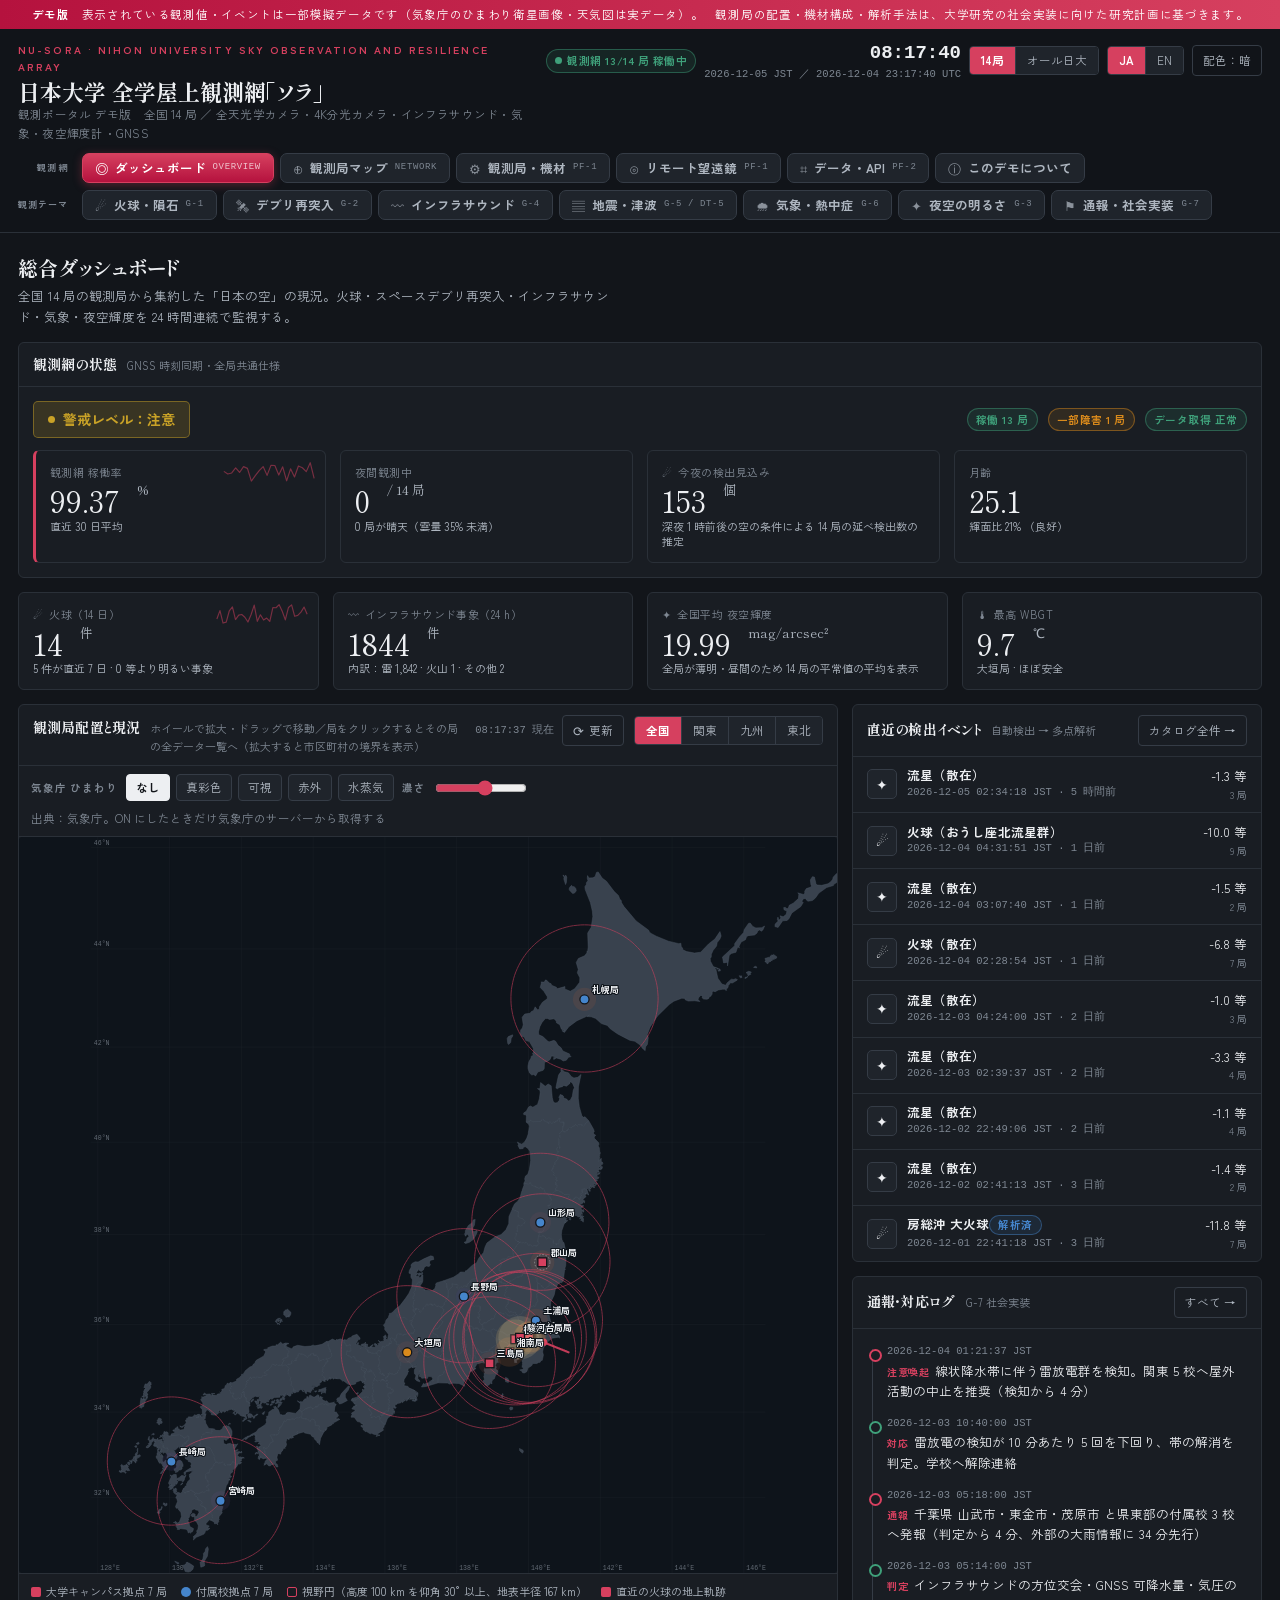
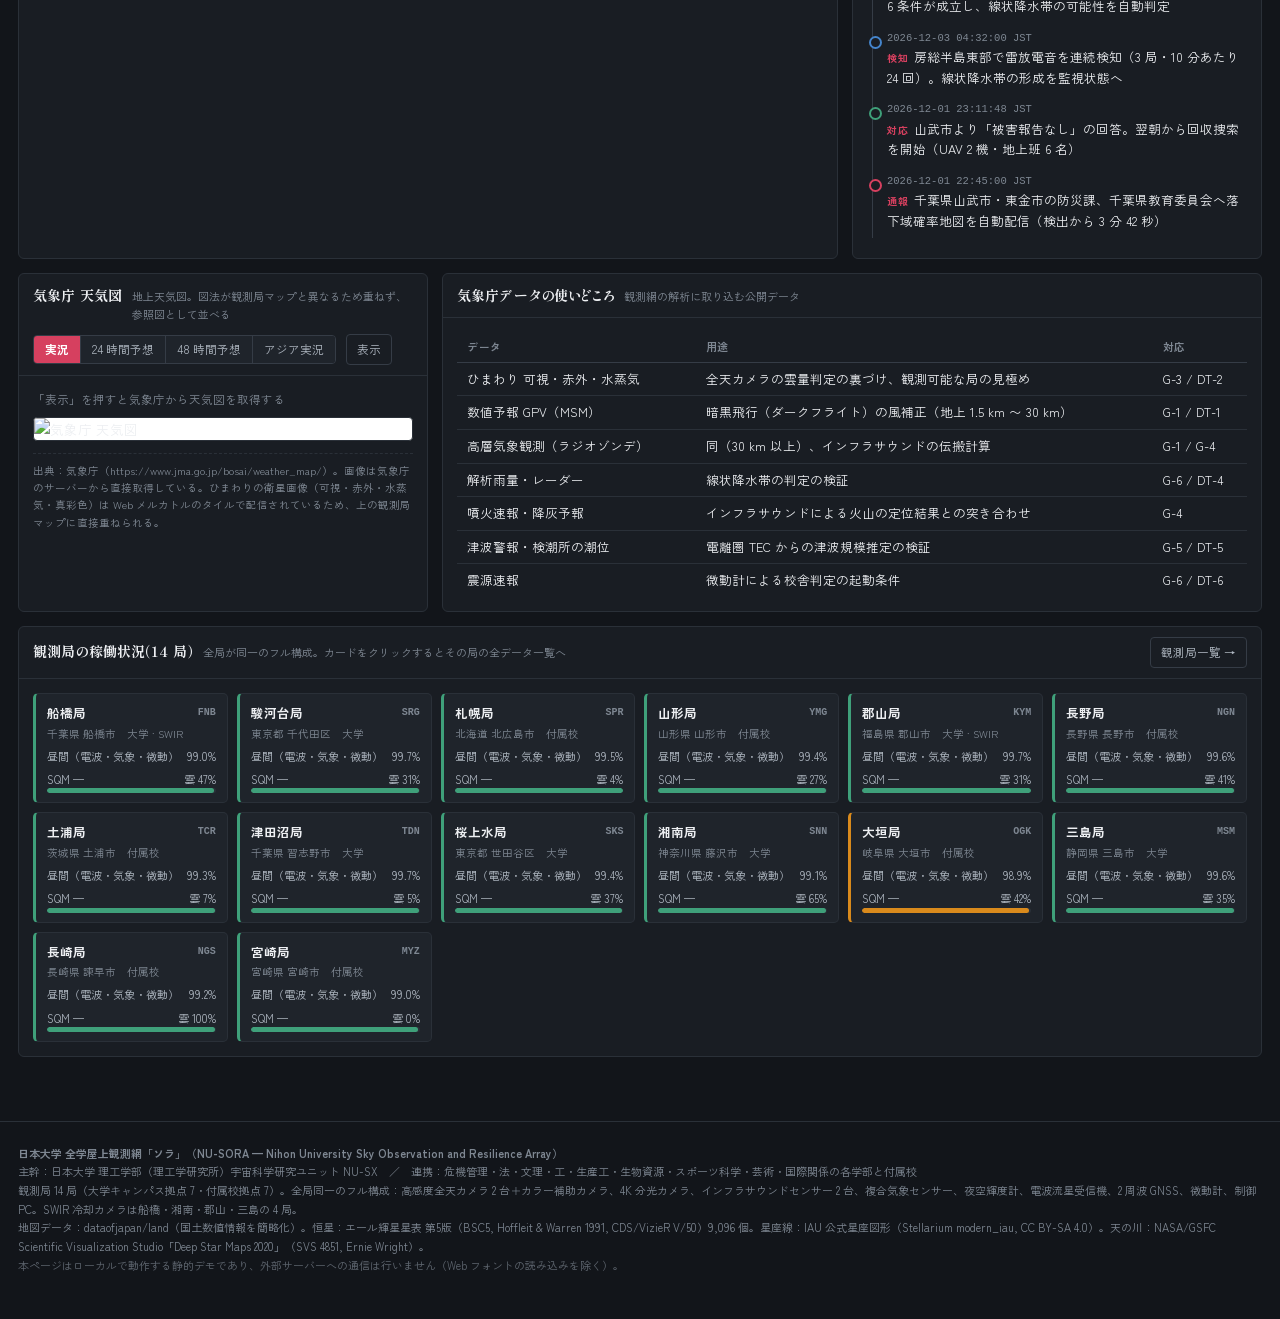
<file: nu-sora/index.html>
<!doctype html>
<html lang="ja" data-theme="dark">
<head>
<meta charset="utf-8">
<meta name="viewport" content="width=device-width, initial-scale=1">
<title>日本大学 全学屋上観測網「ソラ」（NU-SORA）観測ポータル デモ版</title>
<meta name="description" content="Nihon University Sky Observation and Resilience Array（NU-SORA）観測ポータルのデモ版。全国14局の火球・スペースデブリ再突入・インフラサウンド・気象・夜空輝度の統合表示。">
<meta name="robots" content="noindex">
<link rel="preconnect" href="https://fonts.googleapis.com">
<link rel="preconnect" href="https://fonts.gstatic.com" crossorigin>
<link rel="stylesheet" href="https://fonts.googleapis.com/css2?family=Shippori+Mincho:wght@500;700&family=Zen+Kaku+Gothic+New:wght@400;500;700&display=swap">
<link rel="stylesheet" href="css/app.css">
<link rel="icon" href="assets/icon.svg" type="image/svg+xml">
</head>
<body>
<a class="skiplink" href="#main">本文へ</a>
<div class="demo-bar">
  <b>デモ版</b>
  <span>表示されている観測値・イベントは一部模擬データです（気象庁のひまわり衛星画像・天気図は実データ）。</span>
  <span>観測局の配置・機材構成・解析手法は、大学研究の社会実装に向けた研究計画に基づきます。</span>
</div>
<header class="top" id="head"></header>
<main id="main"></main>
<footer>
  <b>日本大学 全学屋上観測網「ソラ」（NU-SORA — Nihon University Sky Observation and Resilience Array）</b><br>
  主幹：日本大学 理工学部（理工学研究所）宇宙科学研究ユニット NU-SX　／　連携：危機管理・法・文理・工・生産工・生物資源・スポーツ科学・芸術・国際関係の各学部と付属校<br>
  観測局 14 局（大学キャンパス拠点 7・付属校拠点 7）。全局同一のフル構成：高感度全天カメラ 2 台＋カラー補助カメラ、4K 分光カメラ、インフラサウンドセンサー 2 台、複合気象センサー、夜空輝度計、電波流星受信機、2 周波 GNSS、微動計、制御 PC。SWIR 冷却カメラは船橋・湘南・郡山・三島の 4 局。<br>
  地図データ：dataofjapan/land（国土数値情報を簡略化）。恒星：エール輝星星表 第5版（BSC5, Hoffleit &amp; Warren 1991, CDS/VizieR V/50）9,096 個。星座線：IAU 公式星座図形（Stellarium modern_iau, CC BY-SA 4.0）。天の川：NASA/GSFC Scientific Visualization Studio「Deep Star Maps 2020」（SVS 4851, Ernie Wright）。<br>
  <span style="opacity:.7">本ページはローカルで動作する静的デモであり、外部サーバーへの通信は行いません（Web フォントの読み込みを除く）。</span>
</footer>
<script src="js/geo-japan.js"></script>
<script src="js/geo-world50.js"></script>
<script src="js/starcatalog.js"></script>
<script src="js/core.js"></script>
<script src="js/i18n-en.js"></script>
<script src="js/network.js"></script>
<script src="js/i18n.js"></script>
<script src="js/data.js"></script>
<script src="js/events.js"></script>
<script src="js/muni-index.js"></script>
<script src="js/map.js"></script>
<script src="js/jma.js"></script>
<script src="js/nied.js"></script>
<script src="js/sky.js"></script>
<script src="js/infra.js"></script>
<script src="js/sensors.js"></script>
<script src="js/gundam.js"></script>
<script src="js/cosmic.js"></script>
<script src="js/orbit3d.js"></script>
<script src="js/worldmap.js"></script>
<script src="js/mqtt.js"></script>
<script src="js/moon.js"></script>
<script src="js/telescope.js"></script>
<script src="js/views1.js"></script>
<script src="js/views2.js"></script>
<script src="js/views3.js"></script>
<script src="js/views4.js"></script>
<script src="js/app.js"></script>
</body>
</html>
</file>
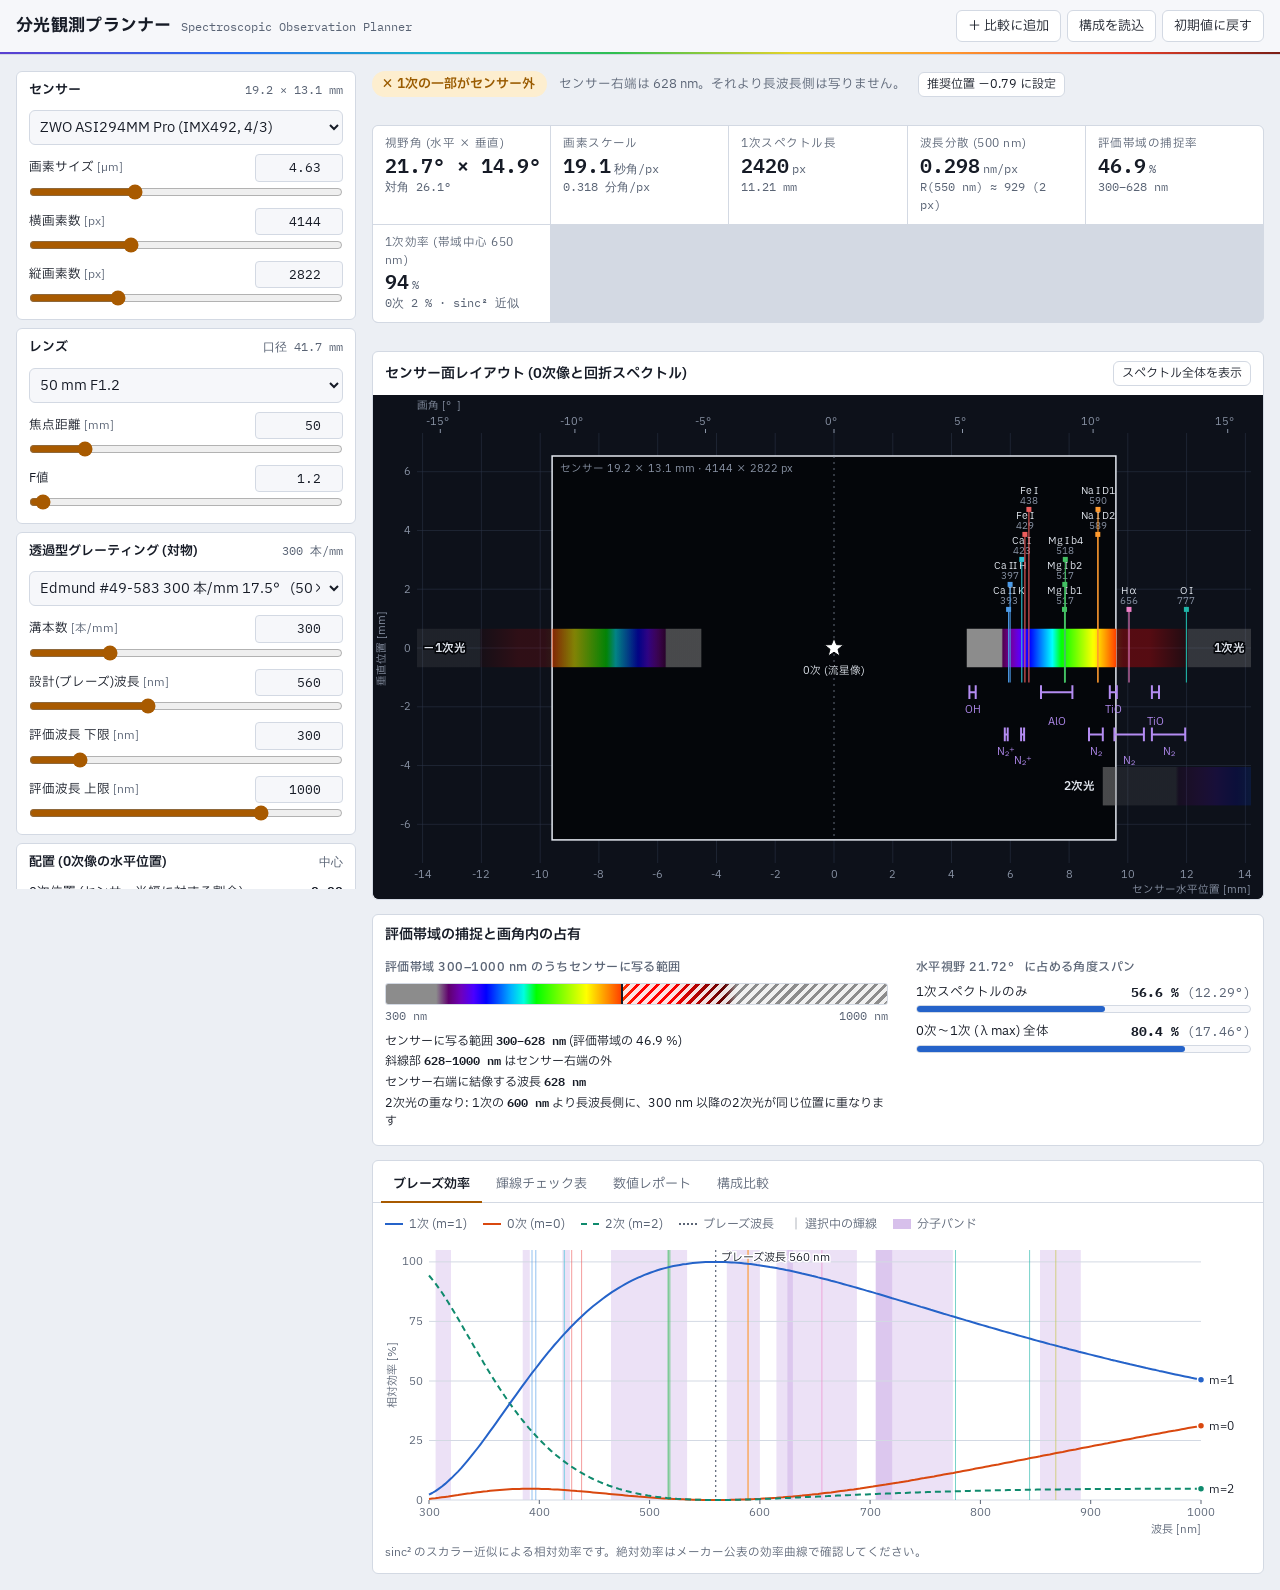
<file: spec-planner/index.html>
<!doctype html>
<meta charset="utf-8">
<meta name="viewport" content="width=device-width, initial-scale=1, viewport-fit=cover">
<title>分光観測プランナー</title>
<meta name="robots" content="noindex">
<meta name="claude:viewport-fit-sides" content="cover">
<link rel="stylesheet" href="https://fonts.googleapis.com/css2?family=IBM+Plex+Mono:wght@400;500;600&family=IBM+Plex+Sans+JP:wght@400;500;600;700&display=swap">
<style>
/* Layout: 計器卓。左に機材パラメータのレール、右に「センサー面」を主役にした作業面。
   センサー面は実物どおり常に暗く、周囲のUIだけが明暗テーマに従う。アクセントは Na D 線 (589 nm) の橙。 */
:root {
  --bg: #eceff4; --surface: #f6f7fa; --card: #ffffff; --fg: #161b26; --muted: #5a6475; --line: #d3d9e3;
  --accent: #a85a00; --accent-soft: #fbe8cc; --accent-fg: #ffffff;
  --good: #19794a; --good-soft: #dff3e8; --warn: #9a5b00; --warn-soft: #fdeecf; --crit: #b93426; --crit-soft: #fbe1dd;
  --s0: #d9480f; --s1: #2563c9; --s2: #0f8a6d; --band: #7b2fbe;
  --stage: #0d111a; --sensor: #04060a; --stage-fg: #e3e8f0; --stage-muted: #8c96a8; --stage-line: #2b3447;
  --font: "IBM Plex Sans JP", "Hiragino Sans", "Yu Gothic UI", "Noto Sans JP", system-ui, sans-serif;
  --mono: "IBM Plex Mono", ui-monospace, "SF Mono", Menlo, monospace;
  --r: 6px;
}
@media (prefers-color-scheme: dark) { :root:not([data-theme="light"]) {
  --bg: #0b0e14; --surface: #121722; --card: #171d2a; --fg: #e6eaf2; --muted: #98a2b4; --line: #2a3345;
  --accent: #ffb454; --accent-soft: #3b2a10; --accent-fg: #1a1203;
  --good: #4cc38a; --good-soft: #12301f; --warn: #f0b24a; --warn-soft: #382a0c; --crit: #ff8272; --crit-soft: #3d1813;
  --s0: #e8662e; --s1: #3b7fe6; --s2: #1fa886; --band: #b48cf2;
  color-scheme: dark } }
:root[data-theme="dark"] {
  --bg: #0b0e14; --surface: #121722; --card: #171d2a; --fg: #e6eaf2; --muted: #98a2b4; --line: #2a3345;
  --accent: #ffb454; --accent-soft: #3b2a10; --accent-fg: #1a1203;
  --good: #4cc38a; --good-soft: #12301f; --warn: #f0b24a; --warn-soft: #382a0c; --crit: #ff8272; --crit-soft: #3d1813;
  --s0: #e8662e; --s1: #3b7fe6; --s2: #1fa886; --band: #b48cf2;
  color-scheme: dark }

*, *::before, *::after { box-sizing: border-box; }
[hidden] { display: none !important; }
body { margin: 0; background: var(--bg); color: var(--fg); font: 14px/1.55 var(--font); }
body::before { content: ""; position: fixed; inset: 0 0 auto; height: env(safe-area-inset-top, 0px); z-index: 10; background: var(--surface); }
button, input, select { font: inherit; color: inherit; }
.num { font-family: var(--mono); font-variant-numeric: tabular-nums; }
:focus-visible { outline: 2px solid var(--accent); outline-offset: 2px; }

/* ---- header ---- */
.top { position: sticky; top: env(safe-area-inset-top, 0px); z-index: 9; background: var(--surface); border-bottom: 1px solid var(--line); }
.top::after { content: ""; display: block; height: 2px;
  background: linear-gradient(90deg, #5a3fd0, #2b6cf0 18%, #18b6c9 34%, #2fbf4f 48%, #e6d32a 62%, #ff9a2e 74%, #e8402a 88%, #7a1d14); }
.top-in { display: flex; flex-wrap: wrap; align-items: center; gap: 8px 16px; padding-block: 10px;
  padding-left: max(16px, env(safe-area-inset-left, 0px)); padding-right: max(16px, env(safe-area-inset-right, 0px)); }
.brand { display: flex; align-items: baseline; gap: 10px; margin-right: auto; min-width: 0; }
.brand h1 { margin: 0; font-size: 17px; font-weight: 700; letter-spacing: .02em; }
.brand span { color: var(--muted); font-size: 12px; font-family: var(--mono); }
.actions { display: flex; flex-wrap: wrap; gap: 6px; }
.btn { border: 1px solid var(--line); background: var(--card); border-radius: var(--r); padding: 5px 11px; cursor: pointer; font-size: 13px; white-space: nowrap; }
.btn:hover { border-color: var(--accent); }
.btn.primary { background: var(--accent); border-color: var(--accent); color: var(--accent-fg); font-weight: 600; }
.btn.on { background: var(--accent-soft); border-color: var(--accent); }
.btn.sm { padding: 2px 8px; font-size: 12px; }

/* ---- shell ---- */
.shell { display: grid; grid-template-columns: 340px minmax(0, 1fr); gap: 16px; align-items: start; padding-block: 16px;
  padding-left: max(16px, env(safe-area-inset-left, 0px)); padding-right: max(16px, env(safe-area-inset-right, 0px)); }
.rail { position: sticky; top: calc(env(safe-area-inset-top, 0px) + 66px); max-height: calc(100vh - 82px); overflow-y: auto;
  display: flex; flex-direction: column; gap: 8px; min-width: 0; }
.work { display: flex; flex-direction: column; gap: 14px; min-width: 0; }
@media (max-width: 920px) { .shell { grid-template-columns: minmax(0, 1fr); } .rail { position: static; max-height: none; } }

/* ---- rail ---- */
.sec { background: var(--card); border: 1px solid var(--line); border-radius: var(--r); }
.sec > summary { cursor: pointer; padding: 8px 12px; font-weight: 600; font-size: 13px; display: flex; gap: 8px; align-items: baseline; }
.sec > summary small { margin-left: auto; color: var(--muted); font-weight: 400; font-family: var(--mono); font-size: 11.5px; text-align: right; }
.sec-body { padding: 2px 12px 12px; display: flex; flex-direction: column; gap: 9px; }
.sec select { width: 100%; padding: 5px 6px; border: 1px solid var(--line); border-radius: var(--r); background: var(--surface); min-width: 0; }
.prm { display: grid; grid-template-columns: minmax(0, 1fr) 88px; gap: 1px 8px; align-items: center; }
.prm label { font-size: 12.5px; }
.prm label i { font-style: normal; color: var(--muted); font-size: 11.5px; }
.prm input[type=number] { width: 100%; text-align: right; padding: 3px 6px; border: 1px solid var(--line); border-radius: 4px; background: var(--surface); font-family: var(--mono); font-size: 12.5px; }
.prm input[type=number].bad { border-color: var(--crit); background: var(--crit-soft); }
.prm input[type=range], .x0 input[type=range] { grid-column: 1 / -1; width: 100%; margin: 0; accent-color: var(--accent); height: 18px; }
.hint { color: var(--muted); font-size: 11.5px; margin: 0; }
.x0-head { display: flex; justify-content: space-between; align-items: baseline; font-size: 12.5px; }
.rowbtns { display: flex; flex-wrap: wrap; gap: 5px; }
.grp { display: flex; flex-direction: column; gap: 4px; }
.grp-h { display: flex; align-items: center; gap: 6px; background: none; border: 0; padding: 2px 0; cursor: pointer; font-weight: 600; font-size: 12.5px; text-align: left; }
.grp-h small { color: var(--muted); font-weight: 400; font-family: var(--mono); }
.grp-h em { margin-left: auto; font-style: normal; font-weight: 400; font-size: 11px; color: var(--muted); text-decoration: underline; }
.sw { width: 10px; height: 10px; border-radius: 2px; flex: none; display: inline-block; }
.chips { display: flex; flex-wrap: wrap; gap: 4px; }
.chip { position: relative; border: 1px solid var(--line); border-radius: 4px; padding: 1px 6px; font-size: 11.5px; cursor: pointer; color: var(--muted); background: var(--surface); font-family: var(--mono); }
.chip input { position: absolute; opacity: 0; inset: 0; margin: 0; cursor: pointer; }
.chip:has(input:checked) { color: var(--fg); border-color: var(--fg); background: var(--card); font-weight: 600; }
.chip:has(input:focus-visible) { outline: 2px solid var(--accent); outline-offset: 1px; }

/* ---- work: verdict + KPIs ---- */
.verdict { display: flex; flex-wrap: wrap; align-items: center; gap: 8px 12px; }
.pill { display: inline-flex; align-items: center; gap: 6px; border-radius: 999px; padding: 3px 12px 3px 9px; font-weight: 600; font-size: 13px; }
.pill.good { background: var(--good-soft); color: var(--good); } .pill.warn { background: var(--warn-soft); color: var(--warn); }
.pill.crit { background: var(--crit-soft); color: var(--crit); } .pill.mute { background: var(--surface); color: var(--muted); border: 1px solid var(--line); }
.verdict p { margin: 0; color: var(--muted); font-size: 12.5px; min-width: 0; }
.kpis { display: grid; grid-template-columns: repeat(auto-fit, minmax(150px, 1fr)); gap: 1px; background: var(--line); border: 1px solid var(--line); border-radius: var(--r); overflow: hidden; }
.kpi { background: var(--card); padding: 9px 12px 10px; min-width: 0; }
.kpi dt { font-size: 11.5px; color: var(--muted); letter-spacing: .04em; }
.kpi dd { margin: 0; }
.kpi .v { font-family: var(--mono); font-size: 20px; font-weight: 600; line-height: 1.25; white-space: nowrap; }
.kpi .v u { text-decoration: none; font-size: 12px; font-weight: 400; color: var(--muted); margin-left: 3px; }
.kpi .s { font-size: 11.5px; color: var(--muted); font-family: var(--mono); overflow-wrap: anywhere; }

/* ---- cards ---- */
.card { background: var(--card); border: 1px solid var(--line); border-radius: var(--r); min-width: 0; }
.card-h { display: flex; flex-wrap: wrap; align-items: center; gap: 6px 10px; padding: 9px 12px; }
.card-h h2 { margin: 0 auto 0 0; font-size: 14px; font-weight: 600; }
.stage { position: relative; background: var(--stage); touch-action: pan-y; border-radius: 0 0 var(--r) var(--r); overflow: hidden; }
.stage svg, .chart svg { display: block; }
.chart { position: relative; }
.tip { position: absolute; pointer-events: none; z-index: 3; background: var(--card); color: var(--fg); border: 1px solid var(--line); border-radius: 4px;
  padding: 5px 8px; font-size: 11.5px; line-height: 1.5; font-family: var(--mono); white-space: nowrap; box-shadow: 0 2px 10px rgba(0,0,0,.25); }
.tip b { font-weight: 600; } .tip i { font-style: normal; color: var(--muted); }
.tip .k { display: inline-block; width: 14px; height: 2px; vertical-align: middle; margin-right: 5px; }

.cov { display: grid; grid-template-columns: minmax(0, 3fr) minmax(0, 2fr); gap: 14px 28px; padding: 4px 12px 14px; }
@media (max-width: 700px) { .cov { grid-template-columns: minmax(0, 1fr); } }
.cov h3 { margin: 0 0 6px; font-size: 12px; font-weight: 500; color: var(--muted); letter-spacing: .04em; }
.cov-bar { position: relative; height: 22px; border-radius: 3px; overflow: hidden; border: 1px solid var(--line); }
.cov-bar > div { position: absolute; top: 0; bottom: 0; }
.cov-out { background: repeating-linear-gradient(135deg, var(--card) 0 4px, transparent 4px 7px); opacity: .88; }
.cov-mark { width: 2px; background: var(--fg); }
.cov-ends { display: flex; justify-content: space-between; font-family: var(--mono); font-size: 11.5px; color: var(--muted); margin-top: 2px; }
.cov-notes { list-style: none; margin: 6px 0 0; padding: 0; font-size: 12px; display: flex; flex-direction: column; gap: 1px; }
.cov-notes b { font-family: var(--mono); font-weight: 600; }
.meter { margin-bottom: 9px; }
.meter-h { display: flex; justify-content: space-between; gap: 8px; font-size: 12.5px; }
.meter-t { height: 8px; background: var(--surface); border: 1px solid var(--line); border-radius: 4px; overflow: hidden; margin-top: 3px; }
.meter-t div { height: 100%; background: var(--s1); border-radius: 0 4px 4px 0; }
.meter.over .meter-t div { background: var(--crit); }

/* ---- tabs ---- */
.tabs { display: flex; flex-wrap: wrap; gap: 2px; padding: 6px 8px 0; border-bottom: 1px solid var(--line); }
.tab { border: 0; background: none; padding: 7px 12px; cursor: pointer; font-size: 13px; color: var(--muted); border-bottom: 2px solid transparent; margin-bottom: -1px; }
.tab[aria-selected=true] { color: var(--fg); font-weight: 600; border-bottom-color: var(--accent); }
.panel { padding: 12px; }
.legend { display: flex; flex-wrap: wrap; gap: 4px 16px; font-size: 12px; color: var(--muted); margin-bottom: 4px; align-items: center; }
.legend span { display: inline-flex; align-items: center; gap: 6px; }
.legend i { display: inline-block; width: 18px; height: 0; border-top: 2px solid; }
.legend i.dash { border-top-style: dashed; } .legend i.dot { border-top-style: dotted; border-top-color: var(--muted); }
.legend i.blk { height: 10px; border: 0; background: var(--band); opacity: .3; }
.scroll { overflow-x: auto; }
table { border-collapse: collapse; width: 100%; font-size: 12.5px; }
th, td { padding: 5px 9px; text-align: right; border-bottom: 1px solid var(--line); white-space: nowrap; }
th { font-weight: 500; color: var(--muted); font-size: 11.5px; position: sticky; top: 0; background: var(--card); }
th:first-child, td:first-child { text-align: left; }
td.l { text-align: left; } td.num { font-family: var(--mono); }
tr.dim td { color: var(--muted); }
.st { display: inline-flex; align-items: center; gap: 4px; font-size: 11.5px; font-weight: 600; border-radius: 3px; padding: 0 6px; }
.st.good { color: var(--good); background: var(--good-soft); } .st.warn { color: var(--warn); background: var(--warn-soft); }
.st.crit { color: var(--crit); background: var(--crit-soft); } .st.mute { color: var(--muted); background: var(--surface); }
.report { margin: 0; padding: 12px; background: var(--surface); border: 1px solid var(--line); border-radius: var(--r); font: 12.5px/1.6 var(--mono); white-space: pre-wrap; overflow-wrap: anywhere; }
.notes { margin: 12px 0 0; padding-left: 1.2em; color: var(--muted); font-size: 12px; max-width: 75ch; }
.empty { color: var(--muted); padding: 18px 4px; font-size: 13px; }
.toast { position: fixed; left: 50%; bottom: calc(18px + env(safe-area-inset-bottom, 0px)); transform: translateX(-50%); background: var(--fg); color: var(--bg);
  padding: 7px 14px; border-radius: var(--r); font-size: 13px; z-index: 20; }
.stale { opacity: .45; }
@media (prefers-reduced-motion: no-preference) { .meter-t div { transition: width .15s; } }
</style>

<header class="top"><div class="top-in">
  <div class="brand"><h1>分光観測プランナー</h1><span>Spectroscopic Observation Planner</span></div>
  <div class="actions">
    <button class="btn" id="btnAddCmp" title="現在の構成を比較表に追加">＋ 比較に追加</button>
    <button class="btn" id="btnLoad" title="保存した構成ファイル (.json) を読み込む">構成を読込</button>
    <button class="btn local-only" id="btnSave" title="現在の構成を .json で保存">構成を保存</button>
    <button class="btn" id="btnReset" title="すべての入力を初期値に戻す">初期値に戻す</button>
    <button class="btn local-only" id="btnTheme" title="表示テーマを切り替える">テーマ: 自動</button>
    <input type="file" id="fileIn" accept=".json,application/json" hidden>
  </div>
</div></header>

<div class="shell">
  <aside class="rail" aria-label="機材パラメータ">
    <details class="sec" open><summary>センサー <small id="sumSensor"></small></summary><div class="sec-body">
      <select id="selSensor" aria-label="センサーのプリセット"></select><div id="prm-sensor"></div></div></details>
    <details class="sec" open><summary>レンズ <small id="sumLens"></small></summary><div class="sec-body">
      <select id="selLens" aria-label="レンズのプリセット"></select><div id="prm-lens"></div></div></details>
    <details class="sec" open><summary>透過型グレーティング (対物) <small id="sumGrat"></small></summary><div class="sec-body">
      <select id="selGrat" aria-label="グレーティングのプリセット"></select><div id="prm-grat"></div></div></details>
    <details class="sec" open><summary>配置 (0次像の水平位置) <small id="sumX0"></small></summary><div class="sec-body x0">
      <div class="x0-head"><label for="rgX0">0次位置 (センサー半幅に対する割合)</label><b class="num" id="x0Val"></b></div>
      <input type="range" id="rgX0" min="-0.95" max="0.95" step="0.01">
      <p class="hint">−0.95 = 左端寄り / 0 = 中心 / +0.95 = 右端寄り。分散は右向き。図の ★ をドラッグしても動かせます。</p>
      <button class="btn" id="btnRec">推奨位置に設定 (0次+1次を中央配置)</button></div></details>
    <details class="sec" open><summary>流星スペクトル輝線 <small id="sumLines"></small></summary><div class="sec-body">
      <div class="rowbtns"><button class="btn sm" data-set="all">全選択</button><button class="btn sm" data-set="none">全解除</button>
        <button class="btn sm" data-set="strong">強線のみ</button><button class="btn sm" data-set="default">既定に戻す</button></div>
      <p class="hint">■ 非常に強い　● 強い　・ 通常 (強度は参考資料に基づく)。種別名を押すと種別ごとに切り替わります。</p>
      <div id="lineGroups" style="display:flex;flex-direction:column;gap:9px"></div></div></details>
  </aside>

  <main class="work" id="work">
    <div class="verdict" id="verdict"></div>
    <dl class="kpis" id="kpis"></dl>

    <section class="card">
      <div class="card-h"><h2>センサー面レイアウト (0次像と回折スペクトル)</h2>
        <button class="btn sm" id="btnFit" title="1次スペクトルの長波長端まで表示範囲を広げる">スペクトル全体を表示</button>
        <button class="btn sm local-only" id="btnPngStage">PNG 保存</button></div>
      <div class="stage" id="stage"><div id="stageSvg"></div><div class="tip" id="stageTip" hidden></div></div>
    </section>

    <section class="card">
      <div class="card-h"><h2>評価帯域の捕捉と画角内の占有</h2></div>
      <div class="cov" id="cov"></div>
    </section>

    <section class="card">
      <div class="tabs" role="tablist">
        <button class="tab" role="tab" data-tab="eff">ブレーズ効率</button>
        <button class="tab" role="tab" data-tab="lines">輝線チェック表</button>
        <button class="tab" role="tab" data-tab="report">数値レポート</button>
        <button class="tab" role="tab" data-tab="cmp">構成比較</button>
      </div>
      <div class="panel" id="panel"></div>
    </section>
  </main>
</div>
<div class="toast" id="toast" hidden></div>

<script id="core">
/* ===== 計算コア: meteor_spec_designer.py の純関数をそのまま移植 (DOM 非依存) ===== */
const Core = (() => {
  const ARCSEC_PER_RAD = 206264.806;
  // (名称, 波長 nm, 種別グループ, 強度ランク 3/2/1, 既定でON)
  const METEOR_LINES = [
    ["Ca II K", 393.4, "Ca II", 3, true], ["Ca II H", 396.8, "Ca II", 3, true],
    ["Ca I", 422.7, "Ca I", 2, true], ["Ca I", 558.9, "Ca I", 1, false], ["Ca I", 615.6, "Ca I", 1, false], ["Ca I", 643.9, "Ca I", 1, false],
    ["Mn I", 403.1, "Mn I", 1, false],
    ["Mg I", 383.8, "Mg I", 1, false], ["Mg I", 457.1, "Mg I", 1, false], ["Mg I b1", 516.7, "Mg I", 3, true], ["Mg I b2", 517.3, "Mg I", 3, true],
    ["Mg I b4", 518.4, "Mg I", 3, true], ["Mg I", 552.8, "Mg I", 1, false],
    ["Na I D2", 589.0, "Na I", 3, true], ["Na I D1", 589.6, "Na I", 3, true],
    ["Cr I", 425.4, "Cr I", 1, false], ["Cr I", 427.5, "Cr I", 1, false], ["Cr I", 428.9, "Cr I", 1, false], ["Cr I", 469.8, "Cr I", 1, false], ["Cr I", 520.8, "Cr I", 1, false],
    ["Si II", 570.6, "Si II", 1, false], ["Si II", 634.7, "Si II", 2, false], ["Si II", 637.1, "Si II", 2, false],
    ["Fe I", 383.4, "Fe I", 1, false], ["Fe I", 404.6, "Fe I", 2, false], ["Fe I", 420.2, "Fe I", 1, false], ["Fe I", 427.2, "Fe I", 2, false],
    ["Fe I", 429.4, "Fe I", 2, true], ["Fe I", 438.4, "Fe I", 3, true], ["Fe I", 440.5, "Fe I", 2, false], ["Fe I", 446.2, "Fe I", 2, false],
    ["Fe I", 470.0, "Fe I", 1, false], ["Fe I", 488.6, "Fe I", 1, false], ["Fe I", 495.8, "Fe I", 1, false], ["Fe I", 503.5, "Fe I", 1, false],
    ["Fe I", 511.6, "Fe I", 1, false], ["Fe I", 527.0, "Fe I", 2, false], ["Fe I", 532.8, "Fe I", 2, false], ["Fe I", 537.1, "Fe I", 1, false],
    ["Fe I", 539.7, "Fe I", 1, false], ["Fe I", 561.6, "Fe I", 1, false], ["Fe I", 573.1, "Fe I", 1, false], ["Fe I", 581.6, "Fe I", 1, false],
    ["Fe I", 595.9, "Fe I", 1, false], ["Fe I", 625.3, "Fe I", 1, false], ["Fe I", 631.8, "Fe I", 1, false], ["Fe I", 650.2, "Fe I", 1, false],
    ["Fe I", 659.3, "Fe I", 1, false], ["Fe I", 666.3, "Fe I", 1, false], ["Fe I", 672.7, "Fe I", 1, false], ["Fe I", 743.1, "Fe I", 1, false],
    ["Hα", 656.3, "H", 2, true],
    ["N I", 745.1, "N I", 1, false], ["N I", 868.3, "N I", 1, true],
    ["O I", 777.4, "O I", 3, true], ["O I", 844.6, "O I", 2, true],
  ];
  const GROUP_ORDER = ["Ca II", "Ca I", "Mg I", "Na I", "Fe I", "Cr I", "Si II", "Mn I", "H", "N I", "O I"];
  // (名称, 短波長端 nm, 長波長端 nm, ラベルの段, ブラケットの段 0=上 1=下)
  // N₂⁺ 第1負帯 (B–X) と N₂ 第1正帯 (B–A) は元ツールに無い追加分。他のバンドと波長が重なるため下段に描く。
  const MOLECULAR_BANDS = [["OH (A-X)", 306.0, 320.0, 0, 0], ["AlO (B-X)", 465.0, 534.0, 0.5, 0], ["TiO γ'", 615.0, 630.0, 0, 0], ["TiO γ", 705.0, 720.0, 0.5, 0],
    ["N₂⁺ 1N (0,0)", 385.0, 391.4, 0, 1], ["N₂⁺ 1N (0,1)", 421.0, 427.8, 0.5, 1],
    ["N₂ 1PG Δv=+4", 570.0, 600.0, 0, 1], ["N₂ 1PG Δv=+3", 625.0, 688.0, 0.5, 1], ["N₂ 1PG Δv=+2", 705.0, 775.0, 0, 1], ["N₂ 1PG Δv=+1", 854.0, 891.0, 0.5, 1]];
  const CUSTOM = "カスタム (手動入力)";
  // 名称, [画素サイズ um, 横画素数, 縦画素数]
  const SENSOR_PRESETS = [
    ["ZWO ASI6200MM Pro (IMX455, フルサイズ)", [3.76, 9576, 6388]], ["ZWO ASI2600MM Pro (IMX571, APS-C)", [3.76, 6248, 4176]],
    ["ZWO ASI1600MM (4/3)", [3.80, 4656, 3520]], ["ZWO ASI294MM Pro (IMX492, 4/3)", [4.63, 4144, 2822]],
    ["ZWO ASI174MM (IMX174, 1/1.2\")", [5.86, 1936, 1216]], ["ZWO ASI290MM (IMX290, 1/2.8\")", [2.90, 1936, 1096]],
    ["ZWO ASI585MM (IMX585, 1/1.2\")", [2.90, 3840, 2160]], ["Watec 902H2 Ultimate (1/2\" CCD)", [8.40, 752, 582]],
    ["Sony α7S (フルサイズ)", [8.40, 4240, 2832]], [CUSTOM, null]];
  // 名称, [焦点距離 mm, F値]
  const LENS_PRESETS = [
    ["広角 6 mm F1.2 (CCTV)", [6.0, 1.2]], ["広角 8 mm F1.4 (CCTV)", [8.0, 1.4]], ["12 mm F1.2", [12.0, 1.2]], ["16 mm F1.4", [16.0, 1.4]],
    ["25 mm F1.4", [25.0, 1.4]], ["35 mm F1.4", [35.0, 1.4]], ["50 mm F1.2", [50.0, 1.2]], ["85 mm F1.4", [85.0, 1.4]],
    ["135 mm F2.0", [135.0, 2.0]], [CUSTOM, null]];
  // 名称, [溝本数 gr/mm, 設計(ブレーズ)波長 nm]
  const GRATING_PRESETS = [
    ["Edmund #46-067/068  70 本/mm (λd=632.8 nm)", [70.0, 632.8]], ["Edmund #46-069/070  80 本/mm (λd=632.8 nm)", [80.0, 632.8]],
    ["Edmund #46-071/072  92 本/mm (λd=632.8 nm)", [92.0, 632.8]], ["Edmund #46-073/074 110 本/mm (λd=632.8 nm)", [110.0, 632.8]],
    ["Edmund #49-583  300 本/mm 17.5° (50×50 mm)", [300.0, 560.0]], ["Edmund #49-584  600 本/mm 28.7° (50×50 mm)", [600.0, 520.0]],
    ["Edmund #49-586 1200 本/mm 36.9° (50×50 mm)", [1200.0, 405.0]], ["Star Analyser SA-100 (100 本/mm)", [100.0, 550.0]],
    ["Star Analyser SA-200 (200 本/mm)", [200.0, 550.0]], [CUSTOM, null]];

  // 格子方程式 (透過型・入射角 α): sin θm = m g λ + sin α。伝搬しない場合は null。
  function gratingAngle(m, g, lam, alpha = 0) {
    const s = m * g * lam * 1.0e-6 + Math.sin(alpha);
    if (Math.abs(s) >= 1.0) return null;
    return Math.asin(s);
  }
  function cutoffWavelength(m, g, alpha = 0) {
    if (m === 0) return null;
    const lim = m > 0 ? 1.0 - Math.sin(alpha) : 1.0 + Math.sin(alpha);
    return lim / (Math.abs(m) * g * 1.0e-6);
  }
  function sinc(x) { if (x === 0) return 1; const px = Math.PI * x; return Math.sin(px) / px; }
  // スカラー近似のブレーズ効率 η_m(λ) = sinc²(m − λb/λ)
  function blazeEff(m, lam, blaze) { return sinc(m - blaze / lam) ** 2; }
  function rgb(lam) {
    const w = lam;
    if (w < 380 || w > 780) return [0.55, 0.55, 0.55];
    let r, g, b;
    if (w < 440) { r = -(w - 440) / 60.0; g = 0.0; b = 1.0; }
    else if (w < 490) { r = 0.0; g = (w - 440) / 50.0; b = 1.0; }
    else if (w < 510) { r = 0.0; g = 1.0; b = -(w - 510) / 20.0; }
    else if (w < 580) { r = (w - 510) / 70.0; g = 1.0; b = 0.0; }
    else if (w < 645) { r = 1.0; g = -(w - 645) / 65.0; b = 0.0; }
    else { r = 1.0; g = 0.0; b = 0.0; }
    let f = 1.0;
    if (w < 420) f = 0.3 + 0.7 * (w - 380) / 40.0;
    else if (w > 700) f = 0.3 + 0.7 * (780 - w) / 80.0;
    return [r * f, g * f, b * f];
  }
  const deg = (x) => x * 180 / Math.PI;

  function compute(params) {
    const pix_um = params.pix_um, nx = params.nx, ny = params.ny, f = params.f_mm, fnum = params.fnum;
    const g = params.g_per_mm, blaze = params.blaze_nm, lam1 = params.lam_min_nm, lam2 = params.lam_max_nm;
    const x0_frac = params.x0_frac ?? 0.0;
    const r = {};
    // --- 基本光学量
    const pix_mm = pix_um / 1000.0;
    const w = nx * pix_mm, h = ny * pix_mm, d = Math.hypot(w, h);
    r.sensor_w_mm = w; r.sensor_h_mm = h; r.sensor_d_mm = d;
    const fov_h = 2.0 * Math.atan(w / (2.0 * f));
    r.fov_h_deg = deg(fov_h);
    r.fov_v_deg = deg(2.0 * Math.atan(h / (2.0 * f)));
    r.fov_d_deg = deg(2.0 * Math.atan(d / (2.0 * f)));
    r.fov_h_rad = fov_h;
    r.scale_arcsec = ARCSEC_PER_RAD * pix_mm / f;
    r.aperture_mm = f / fnum;
    // --- 0次像 (視野角 α に対応)
    const x0 = x0_frac * w / 2.0;
    const alpha = Math.atan2(x0, f);
    r.x0_mm = x0; r.alpha_deg = deg(alpha);
    // --- 1次スペクトル
    const lam_cut = cutoffWavelength(1, g, alpha);
    const lam_hi = lam_cut ? Math.min(lam2, lam_cut) : lam2;
    r.lam_cutoff_nm = lam_cut; r.lam_eff_max_nm = lam_hi;
    const th1_lo = gratingAngle(1, g, lam1, alpha);
    const th1_hi = gratingAngle(1, g, lam_hi, alpha);
    r.theta1_min_deg = th1_lo !== null ? deg(th1_lo) : null;
    r.theta1_max_deg = th1_hi !== null ? deg(th1_hi) : null;
    if (th1_lo !== null && th1_hi !== null) {
      const x1_lo = f * Math.tan(th1_lo), x1_hi = f * Math.tan(th1_hi);
      r.x1_min_mm = x1_lo; r.x1_max_mm = x1_hi;
      r.spec_len_mm = x1_hi - x1_lo; r.spec_len_px = (x1_hi - x1_lo) / pix_mm;
      const span1 = th1_hi - th1_lo, span_full = th1_hi - alpha;
      r.frac_spec_fov = span1 / fov_h; r.frac_full_fov = span_full / fov_h;
      r.span_spec_deg = deg(span1); r.span_full_deg = deg(span_full);
      // センサー右端で捉えられる最大波長
      const th_edge = Math.atan2(w / 2.0, f);
      const lam_edge = (Math.sin(th_edge) - Math.sin(alpha)) / (g * 1.0e-6);
      r.lam_at_edge_nm = lam_edge;
      r.fits_on_sensor = (x1_hi <= w / 2.0) && (x1_lo >= -w / 2.0);
      const lam_lo_cap = Math.max(lam1, 0.0), lam_hi_cap = Math.min(lam_hi, lam_edge);
      r.band_captured_frac = Math.max(0.0, lam_hi_cap - lam_lo_cap) / (lam2 - lam1);
      r.lam_captured_lo = lam_lo_cap; r.lam_captured_hi = lam_hi_cap;
    } else {
      r.fits_on_sensor = false;
      r.frac_spec_fov = r.frac_full_fov = null;
      r.spec_len_mm = r.spec_len_px = null;
      r.band_captured_frac = 0.0;
    }
    // --- 波長分散: dx/dλ = f g / cos³θ → nm/px
    const disp = {};
    for (const lam of [400, 500, 600, 700, 800]) {
      const th = gratingAngle(1, g, lam, alpha);
      disp[lam] = th === null ? null : pix_mm / (f * (g * 1.0e-6) / Math.cos(th) ** 3);
    }
    r.dispersion_nm_per_px = disp;
    r.R_2px_550 = (disp[500] && disp[600]) ? 550.0 / (2.0 * ((disp[500] + disp[600]) / 2.0)) : null;
    // --- 推奨 0次位置: 0次と 1次λmax がセンサー中心に対して対称になる x0 を走査で求める
    let best = null;
    for (let i = 0; i < 96; i++) {
      const x0f = -0.95 + 0.95 * i / 95;
      const a = Math.atan2(x0f * w / 2.0, f);
      const t = gratingAngle(1, g, lam_hi, a);
      if (t === null) continue;
      const s = x0f * w / 2.0 + f * Math.tan(t);
      if (best === null || Math.abs(s) < Math.abs(best[1])) best = [x0f, s];
    }
    r.recommend_x0_frac = best ? best[0] : null;
    // --- ブレーズ効率 (代表値)
    r.eff_1st_at_blaze = blazeEff(1, blaze, blaze); r.eff_0th_at_blaze = blazeEff(0, blaze, blaze);
    const lam_c = 0.5 * (lam1 + lam2);
    r.eff_1st_at_center = blazeEff(1, lam_c, blaze); r.eff_0th_at_center = blazeEff(0, lam_c, blaze);
    return r;
  }

  function buildReport(p, r) {
    const L = [], A = (s) => L.push(s);
    const fmt = (v, nd = 2) => (v === null || v === undefined) ? "—" : v.toFixed(nd);
    const sg = (v, nd = 2) => (v < 0 ? "−" : "+") + Math.abs(v).toFixed(nd);
    A("=== 基本光学量 ===");
    A(`センサー: ${r.sensor_w_mm.toFixed(2)} × ${r.sensor_h_mm.toFixed(2)} mm (${p.nx}×${p.ny}px, ${p.pix_um}µm)`);
    A(`視野角  水平: ${r.fov_h_deg.toFixed(2)}°  垂直: ${r.fov_v_deg.toFixed(2)}°`);
    A(`        対角: ${r.fov_d_deg.toFixed(2)}°`);
    A(`画素スケール: ${r.scale_arcsec.toFixed(2)} 秒角/px (${(r.scale_arcsec / 60).toFixed(3)} 分角/px)`);
    A(`有効口径: ${r.aperture_mm.toFixed(1)} mm (f=${p.f_mm}mm, F${p.fnum})`);
    A("");
    A("=== 1次スペクトル (対物グレーティング) ===");
    A(`0次像位置: ${sg(r.x0_mm)} mm (視野角 ${sg(r.alpha_deg)}°)`);
    if (r.lam_cutoff_nm) A(`伝搬限界波長: ${r.lam_cutoff_nm.toFixed(0)} nm` + (r.lam_cutoff_nm < p.lam_max_nm ? "  ← 上限をこれ以上は回折不可" : ""));
    A(`回折角: ${fmt(r.theta1_min_deg)}° (λ${p.lam_min_nm.toFixed(0)}) 〜 ${fmt(r.theta1_max_deg)}° (λ${r.lam_eff_max_nm.toFixed(0)})`);
    if (r.spec_len_mm !== null) {
      A(`像位置: ${sg(r.x1_min_mm)} 〜 ${sg(r.x1_max_mm)} mm`);
      A(`スペクトル長: ${r.spec_len_mm.toFixed(2)} mm = ${r.spec_len_px.toFixed(0)} px`);
    }
    A("");
    A("=== 画角内の占有割合 ===");
    if (r.frac_spec_fov !== null) {
      A(`1次スペクトル角度スパン: ${r.span_spec_deg.toFixed(2)}° → 水平視野の ${(100 * r.frac_spec_fov).toFixed(1)} %`);
      A(`0次〜1次(λmax)全体:     ${r.span_full_deg.toFixed(2)}° → 水平視野の ${(100 * r.frac_full_fov).toFixed(1)} %`);
      A(`センサー右端で捉えられる最大波長: ${fmt(r.lam_at_edge_nm, 0)} nm`);
      A(`評価帯域 (${p.lam_min_nm.toFixed(0)}–${p.lam_max_nm.toFixed(0)} nm) の捕捉率: ${(100 * r.band_captured_frac).toFixed(1)} %`);
      A("収まり判定: " + (r.fits_on_sensor ? "○ 0次+1次ともセンサー内" : "× 1次の一部がセンサー外"));
      if (r.recommend_x0_frac !== null) A(`推奨0次位置: 半幅の ${sg(r.recommend_x0_frac)} (スライダーで設定可)`);
    } else {
      A("1次光が伝搬できません (溝本数×波長が大きすぎます)");
    }
    A("");
    A("=== 波長分散 (1次) ===");
    for (const lam of [400, 500, 600, 700, 800]) {
      const dl = r.dispersion_nm_per_px[lam];
      A(`  ${lam} nm: ` + (dl ? `${dl.toFixed(3)} nm/px` : "伝搬不可"));
    }
    if (r.R_2px_550) A(`2px サンプリング分解能 R(550nm) ≈ ${r.R_2px_550.toFixed(0)}`);
    A("");
    A("=== ブレーズ効率 (sinc² 近似) ===");
    A(`設計波長 ${p.blaze_nm.toFixed(0)} nm で 1次: ${(100 * r.eff_1st_at_blaze).toFixed(0)} %, 0次: ${(100 * r.eff_0th_at_blaze).toFixed(0)} %`);
    const lam_c = 0.5 * (p.lam_min_nm + p.lam_max_nm);
    A(`帯域中心 ${lam_c.toFixed(0)} nm で 1次: ${(100 * r.eff_1st_at_center).toFixed(0)} %, 0次: ${(100 * r.eff_0th_at_center).toFixed(0)} %`);
    return L.join("\n");
  }
  return { METEOR_LINES, GROUP_ORDER, MOLECULAR_BANDS, CUSTOM, SENSOR_PRESETS, LENS_PRESETS, GRATING_PRESETS,
    gratingAngle, cutoffWavelength, blazeEff, rgb, compute, buildReport };
})();
if (typeof module !== "undefined") module.exports = Core;
</script>

<script>
(() => {
"use strict";
document.documentElement.lang = "ja";
const $ = (s, el = document) => el.querySelector(s);
const esc = (s) => String(s).replace(/[&<>"]/g, (c) => ({ "&": "&amp;", "<": "&lt;", ">": "&gt;", '"': "&quot;" }[c]));
const { METEOR_LINES, GROUP_ORDER, MOLECULAR_BANDS, CUSTOM } = Core;
const isLocal = location.protocol === "file:" || ["localhost", "127.0.0.1"].includes(location.hostname) || location.hostname.endsWith(".github.io");
const STORE = "meteor-spec-planner/v1";
const FONT = '"IBM Plex Sans JP","Hiragino Sans","Yu Gothic UI",sans-serif';
// 暗いセンサー面の上で読める種別色 (色相は元ツールの種別色に合わせた)
const GROUP_COLORS = { "Ca II": "#4c9be8", "Ca I": "#2cc4d6", "Mn I": "#b98672", "Mg I": "#43c063", "Na I": "#ff9a2e", "Cr I": "#a98ae6",
  "Si II": "#9aa3ad", "Fe I": "#ee5d5d", "H": "#f07fc8", "N I": "#c4c43a", "O I": "#1fb5a8" };
const RANK = { 3: "■", 2: "●", 1: "・" };

// key, 表示名, 単位, スライダー下限, 上限, 刻み, 整数, セクション  (範囲と刻みは元ツールと同じ)
const PARAMS = [
  ["pix_um", "画素サイズ", "µm", 1.0, 12.0, 0.01, false, "sensor"], ["nx", "横画素数", "px", 512, 12000, 1, true, "sensor"],
  ["ny", "縦画素数", "px", 512, 9000, 1, true, "sensor"],
  ["f_mm", "焦点距離", "mm", 2.0, 300.0, 0.5, false, "lens"], ["fnum", "F値", "", 0.8, 22.0, 0.1, false, "lens"],
  ["g_per_mm", "溝本数", "本/mm", 10, 1200, 1, false, "grat"], ["blaze_nm", "設計(ブレーズ)波長", "nm", 300, 1000, 1, false, "grat"],
  ["lam_min_nm", "評価波長 下限", "nm", 200, 900, 5, false, "grat"], ["lam_max_nm", "評価波長 上限", "nm", 400, 1200, 5, false, "grat"]];
const DEFAULT_V = { pix_um: 4.63, nx: 4144, ny: 2822, f_mm: 50.0, fnum: 1.2, g_per_mm: 300.0, blaze_nm: 560.0, lam_min_nm: 300.0, lam_max_nm: 1000.0 };
const defaults = () => ({ v: { ...DEFAULT_V }, x0: 0.0, lines: METEOR_LINES.map((e) => !!e[4]), bands: MOLECULAR_BANDS.map(() => true) });

const state = { ...defaults(), fitAll: false, tab: "eff", scenarios: [], theme: null };
try {
  const s = JSON.parse(localStorage.getItem(STORE) || "null");
  if (s && typeof s === "object") applyConfig(s, true);
} catch (e) { /* 保存領域が使えなくても動作する */ }
function save() {
  try { localStorage.setItem(STORE, JSON.stringify({ v: state.v, x0: state.x0, lines: state.lines, bands: state.bands, fitAll: state.fitAll, tab: state.tab, scenarios: state.scenarios, theme: state.theme })); } catch (e) { /* noop */ }
}
function applyConfig(s, all) {
  if (s.v) for (const k of Object.keys(DEFAULT_V)) if (typeof s.v[k] === "number" && isFinite(s.v[k])) state.v[k] = s.v[k];
  if (typeof s.x0 === "number" && isFinite(s.x0)) state.x0 = Math.min(0.95, Math.max(-0.95, s.x0));
  if (Array.isArray(s.lines) && s.lines.length === METEOR_LINES.length) state.lines = s.lines.map(Boolean);
  if (Array.isArray(s.bands) && s.bands.length === MOLECULAR_BANDS.length) state.bands = s.bands.map(Boolean);
  if (all) {
    state.fitAll = !!s.fitAll;
    if (["eff", "lines", "report", "cmp"].includes(s.tab)) state.tab = s.tab;
    if (Array.isArray(s.scenarios)) state.scenarios = s.scenarios.filter((c) => c && c.p && typeof c.name === "string").slice(0, 30);
    if (s.theme === "light" || s.theme === "dark") state.theme = s.theme;
  }
}

let last = null, stageView = null, dragView = null, effView = null, dragging = false;

/* ---------- 入力レールの構築 ---------- */
for (const [key, label, unit, lo, hi, step, isInt, sec] of PARAMS) {
  const d = document.createElement("div"); d.className = "prm";
  d.innerHTML = `<label for="in-${key}">${label}${unit ? ` <i>[${unit}]</i>` : ""}</label>
    <input type="number" id="in-${key}" step="${step}" inputmode="decimal">
    <input type="range" id="rg-${key}" min="${lo}" max="${hi}" step="${step}" aria-label="${label}">`;
  $("#prm-" + sec).appendChild(d);
  $("#in-" + key).addEventListener("input", (e) => { const t = e.target.value.trim(); state.v[key] = t === "" ? NaN : Number(t); update(e.target); });
  $("#rg-" + key).addEventListener("input", (e) => { let f = Number(e.target.value); state.v[key] = isInt ? Math.round(f) : Math.round(f / step) * step; update(e.target); });
}
$("#prm-sensor").style.cssText = $("#prm-lens").style.cssText = $("#prm-grat").style.cssText = "display:flex;flex-direction:column;gap:7px";
function fillSelect(id, presets, keys) {
  const sel = $(id);
  sel.innerHTML = presets.map(([n]) => `<option value="${esc(n)}">${esc(n)}</option>`).join("");
  sel.addEventListener("change", () => {
    const hit = presets.find(([n]) => n === sel.value);
    if (hit && hit[1]) keys.forEach((k, i) => { state.v[k] = hit[1][i]; });
    update();
  });
}
fillSelect("#selSensor", Core.SENSOR_PRESETS, ["pix_um", "nx", "ny"]);
fillSelect("#selLens", Core.LENS_PRESETS, ["f_mm", "fnum"]);
fillSelect("#selGrat", Core.GRATING_PRESETS, ["g_per_mm", "blaze_nm"]);
const matchPreset = (presets, keys) => (presets.find(([, v]) => v && keys.every((k, i) => Math.abs(state.v[k] - v[i]) < 1e-9)) || [CUSTOM])[0];

// 輝線チップ
(() => {
  const by = {};
  METEOR_LINES.forEach((e, i) => { (by[e[2]] = by[e[2]] || []).push(i); });
  const ordered = GROUP_ORDER.filter((g) => by[g]).concat(Object.keys(by).filter((g) => !GROUP_ORDER.includes(g)));
  let h = "";
  for (const g of ordered) {
    h += `<div class="grp"><button class="grp-h" data-grp="${esc(g)}" title="種別ごと切替"><span class="sw" style="background:${GROUP_COLORS[g] || "#888"}"></span>${esc(g)} <small data-cnt="${esc(g)}"></small><em>種別ごと切替</em></button><div class="chips">`;
    for (const i of by[g]) { const [name, lam, , rank] = METEOR_LINES[i]; h += `<label class="chip" title="${esc(name)} ${lam.toFixed(1)} nm"><input type="checkbox" data-line="${i}">${RANK[rank]} ${lam.toFixed(1)}${/ [A-Za-z]\d?$/.test(name) && name.split(" ").length > 2 ? " " + esc(name.split(" ").pop()) : ""}</label>`; }
    h += `</div></div>`;
  }
  h += `<div class="grp"><div class="grp-h" style="cursor:default"><span class="sw" style="background:var(--band)"></span>分子バンド (OH/AlO/TiO/N₂/N₂⁺)</div><div class="chips">`;
  MOLECULAR_BANDS.forEach(([name, la, lb], j) => { h += `<label class="chip"><input type="checkbox" data-band="${j}">${esc(name)} ${la.toFixed(0)}–${lb.toFixed(0)}</label>`; });
  h += `</div></div>`;
  const box = $("#lineGroups"); box.innerHTML = h;
  box.addEventListener("change", (e) => {
    const t = e.target;
    if (t.dataset.line !== undefined) state.lines[+t.dataset.line] = t.checked;
    if (t.dataset.band !== undefined) state.bands[+t.dataset.band] = t.checked;
    update();
  });
  box.addEventListener("click", (e) => {
    const b = e.target.closest("button[data-grp]"); if (!b) return;
    const idx = by[b.dataset.grp], allOn = idx.every((k) => state.lines[k]);   // 全ONなら全OFF、そうでなければ全ON
    idx.forEach((k) => { state.lines[k] = !allOn; }); update();
  });
  window.__groups = by;
})();
document.querySelectorAll("[data-set]").forEach((b) => b.addEventListener("click", () => {
  const m = b.dataset.set;
  if (m === "all" || m === "none") { state.lines.fill(m === "all"); state.bands.fill(m === "all"); }
  else if (m === "strong") { state.lines = METEOR_LINES.map((e) => e[3] >= 3); state.bands.fill(false); }
  else { state.lines = METEOR_LINES.map((e) => !!e[4]); state.bands.fill(true); }
  update();
}));
$("#rgX0").addEventListener("input", (e) => { state.x0 = Number(e.target.value); update(e.target); });
$("#btnRec").addEventListener("click", applyRecommended);
function applyRecommended() { if (last && last.r.recommend_x0_frac !== null) { state.x0 = last.r.recommend_x0_frac; update(); } }

/* ---------- 計算と描画 ---------- */
function readParams() {
  const v = state.v;
  if (!Object.keys(DEFAULT_V).every((k) => Number.isFinite(v[k]))) return null;
  const p = { ...v, nx: Math.trunc(v.nx), ny: Math.trunc(v.ny), x0_frac: state.x0 };
  if (p.pix_um <= 0 || p.nx <= 0 || p.ny <= 0 || p.f_mm <= 0 || p.fnum <= 0 || p.g_per_mm <= 0 || p.lam_min_nm >= p.lam_max_nm) return null;
  return p;
}
const fmtNum = (x) => String(Math.round(x * 1e6) / 1e6);
const sg = (v, nd = 2) => (v < 0 ? "−" : "+") + Math.abs(v).toFixed(nd);

function syncRail(src) {
  for (const [key, , , lo, hi] of PARAMS) {
    const inp = $("#in-" + key), rg = $("#rg-" + key), val = state.v[key];
    if (inp !== src && document.activeElement !== inp) inp.value = Number.isFinite(val) ? fmtNum(val) : "";
    inp.classList.toggle("bad", !Number.isFinite(val) || val <= 0);
    if (rg !== src && Number.isFinite(val)) rg.value = Math.min(Math.max(val, lo), hi);
  }
  const bad = !(state.v.lam_min_nm < state.v.lam_max_nm);
  $("#in-lam_min_nm").classList.toggle("bad", bad || !Number.isFinite(state.v.lam_min_nm));
  $("#in-lam_max_nm").classList.toggle("bad", bad || !Number.isFinite(state.v.lam_max_nm));
  $("#selSensor").value = matchPreset(Core.SENSOR_PRESETS, ["pix_um", "nx", "ny"]);
  $("#selLens").value = matchPreset(Core.LENS_PRESETS, ["f_mm", "fnum"]);
  $("#selGrat").value = matchPreset(Core.GRATING_PRESETS, ["g_per_mm", "blaze_nm"]);
  if ($("#rgX0") !== src) $("#rgX0").value = state.x0;
  $("#x0Val").textContent = sg(state.x0);
  $("#sumX0").textContent = state.x0 === 0 ? "中心" : sg(state.x0);
  document.querySelectorAll("[data-line]").forEach((c) => { c.checked = state.lines[+c.dataset.line]; });
  document.querySelectorAll("[data-band]").forEach((c) => { c.checked = state.bands[+c.dataset.band]; });
  for (const [g, idx] of Object.entries(window.__groups)) $(`[data-cnt="${CSS.escape(g)}"]`).textContent = `${idx.filter((k) => state.lines[k]).length}/${idx.length}`;
  const on = state.lines.filter(Boolean).length + state.bands.filter(Boolean).length;
  $("#sumLines").textContent = `表示 ${on} / 全 ${METEOR_LINES.length + MOLECULAR_BANDS.length} 件`;
  $("#btnFit").classList.toggle("on", state.fitAll);
}

function update(src) {
  syncRail(src);
  const p = readParams();
  $("#work").classList.toggle("stale", !p);
  if (!p) {
    $("#verdict").innerHTML = `<span class="pill crit">× 入力値が不正です</span><p>数値欄に数字以外が入っていないか、評価波長の下限が上限以上になっていないかを確認してください。</p>`;
    return;
  }
  const r = Core.compute(p);
  last = { p, r };
  $("#sumSensor").textContent = `${r.sensor_w_mm.toFixed(1)} × ${r.sensor_h_mm.toFixed(1)} mm`;
  $("#sumLens").textContent = `口径 ${r.aperture_mm.toFixed(1)} mm`;
  $("#sumGrat").textContent = `${fmtNum(p.g_per_mm)} 本/mm`;
  renderVerdict(); renderKpis(); renderStage(); renderCov(); renderTab(); save();
}

function renderVerdict() {
  const { p, r } = last; let h;
  if (r.frac_spec_fov === null) {
    h = `<span class="pill crit">× 1次光が伝搬できません</span><p>溝本数×波長が大きすぎます。${r.lam_cutoff_nm && r.lam_cutoff_nm <= p.lam_max_nm ? `評価波長の上限 (${p.lam_max_nm.toFixed(0)} nm) が伝搬限界 (${r.lam_cutoff_nm.toFixed(0)} nm) に届いています。上限を伝搬限界より下げるか、` : "評価波長の上限を下げるか、"}溝本数の少ないグレーティングを選んでください。</p>`;
  } else if (r.fits_on_sensor) {
    h = `<span class="pill good">○ 0次+1次ともセンサー内</span><p>評価帯域 ${p.lam_min_nm.toFixed(0)}–${r.lam_eff_max_nm.toFixed(0)} nm の1次スペクトルがすべてセンサーに載ります。</p>`;
  } else {
    const rec = r.recommend_x0_frac;
    h = `<span class="pill warn">× 1次の一部がセンサー外</span><p>センサー右端は ${r.lam_at_edge_nm.toFixed(0)} nm。それより長波長側は写りません。</p>`
      + (rec !== null && Math.abs(rec - p.x0_frac) > 0.005 ? `<button class="btn sm" id="vRec">推奨位置 ${sg(rec)} に設定</button>` : "");
  }
  if (r.lam_cutoff_nm && r.lam_cutoff_nm < p.lam_max_nm) h += `<span class="pill mute">伝搬限界 ${r.lam_cutoff_nm.toFixed(0)} nm</span>`;
  $("#verdict").innerHTML = h;
  const b = $("#vRec"); if (b) b.addEventListener("click", applyRecommended);
}

function renderKpis() {
  const { p, r } = last, d = r.dispersion_nm_per_px, lamC = 0.5 * (p.lam_min_nm + p.lam_max_nm);
  const k = (t, v, u, s) => `<div class="kpi"><dt>${t}</dt><dd><div class="v">${v}${u ? `<u>${u}</u>` : ""}</div><div class="s">${s}</div></dd></div>`;
  $("#kpis").innerHTML =
    k("視野角 (水平 × 垂直)", `${r.fov_h_deg.toFixed(1)}° × ${r.fov_v_deg.toFixed(1)}°`, "", `対角 ${r.fov_d_deg.toFixed(1)}°`)
    + k("画素スケール", r.scale_arcsec.toFixed(1), "秒角/px", `${(r.scale_arcsec / 60).toFixed(3)} 分角/px`)
    + k("1次スペクトル長", r.spec_len_px === null ? "—" : r.spec_len_px.toFixed(0), "px", r.spec_len_mm === null ? "伝搬不可" : `${r.spec_len_mm.toFixed(2)} mm`)
    + k("波長分散 (500 nm)", d[500] ? d[500].toFixed(3) : "—", "nm/px", r.R_2px_550 ? `R(550 nm) ≈ ${r.R_2px_550.toFixed(0)} (2 px)` : "R 算出不可")
    + k("評価帯域の捕捉率", (100 * r.band_captured_frac).toFixed(1), "%", r.frac_spec_fov === null ? "—" : `${r.lam_captured_lo.toFixed(0)}–${Math.max(r.lam_captured_lo, r.lam_captured_hi).toFixed(0)} nm`)
    + k(`1次効率 (帯域中心 ${lamC.toFixed(0)} nm)`, (100 * r.eff_1st_at_center).toFixed(0), "%", `0次 ${(100 * r.eff_0th_at_center).toFixed(0)} % · sinc² 近似`);
}

const niceStep = (range, target) => { const raw = range / target, e = Math.pow(10, Math.floor(Math.log10(raw))), n = raw / e; return (n < 1.5 ? 1 : n < 3.5 ? 2 : n < 7.5 ? 5 : 10) * e; };
const css = (name) => getComputedStyle(document.documentElement).getPropertyValue(name).trim();
const rgbCss = (lam, k = 1) => { const c = Core.rgb(lam); return `rgb(${c.map((x) => Math.round(255 * Math.min(1, x * k))).join(",")})`; };

function renderStage() {
  const { p, r } = last, host = $("#stage");
  const W = Math.max(300, host.clientWidth);
  const w = r.sensor_w_mm, h = r.sensor_h_mm, f = p.f_mm, g = p.g_per_mm, alpha = r.alpha_deg * Math.PI / 180, bh = 0.10 * h;
  let V = dragView;
  if (!V) {
    let xlo = -w / 2 * 1.12 - 1, xhi = w / 2 * 1.12 + 1, ylo = -h / 2 * 1.12, yhi = h / 2 * 1.12;
    if (state.fitAll && r.spec_len_mm !== null) xhi = Math.min(Math.max(xhi, r.x1_max_mm + 0.06 * w + 1), w * 4);
    const L = 44, R = 12, T = 38, B = 36, PW = W - L - R, minH = W < 560 ? 230 : 280, maxH = 430;
    let s = PW / (xhi - xlo), PH = (yhi - ylo) * s;
    if (PH < minH) { const half = minH / s / 2; ylo = -half; yhi = half; PH = minH; }
    else if (PH > maxH) { s = maxH / (yhi - ylo); const extra = (PW / s - (xhi - xlo)) / 2; xlo -= extra; xhi += extra; PH = maxH; }
    V = { xlo, xhi, ylo, yhi, s, L, R, T, B, PW, PH, W, H: T + PH + B };
  }
  stageView = V;
  const { xlo, xhi, ylo, yhi, s, L, T, PW, PH, H } = V;
  const X = (x) => L + (x - xlo) * s, Y = (y) => T + (yhi - y) * s, n1 = (x) => x.toFixed(1);
  const C = { stage: "#0d111a", sensor: "#04060a", fg: "#e3e8f0", mu: "#8c96a8", ln: "#2b3447", band: "#b48cf2" };
  const defs = [], out = [];
  defs.push(`<clipPath id="cpPlot"><rect x="${L}" y="${T}" width="${PW}" height="${PH}"/></clipPath>`);
  defs.push(`<clipPath id="cpSens"><rect x="${n1(X(-w / 2))}" y="${n1(Y(h / 2))}" width="${n1(w * s)}" height="${n1(h * s)}"/></clipPath>`);
  out.push(`<rect x="0" y="0" width="${V.W}" height="${H}" fill="${C.stage}"/>`);
  // 目盛り
  const xs = niceStep(xhi - xlo, W < 560 ? 5 : 9), ys = niceStep(yhi - ylo, 5);
  let grid = "", ax = "";
  for (let x = Math.ceil(xlo / xs) * xs; x <= xhi + 1e-9; x += xs) {
    grid += `<line x1="${n1(X(x))}" x2="${n1(X(x))}" y1="${T}" y2="${T + PH}" stroke="${C.ln}" stroke-width="1" opacity=".55"/>`;
    ax += `<text x="${n1(X(x))}" y="${T + PH + 15}" text-anchor="middle">${fmtNum(Math.round(x / xs) * xs)}</text>`;
  }
  for (let y = Math.ceil(ylo / ys) * ys; y <= yhi + 1e-9; y += ys) {
    grid += `<line x1="${L}" x2="${L + PW}" y1="${n1(Y(y))}" y2="${n1(Y(y))}" stroke="${C.ln}" stroke-width="1" opacity=".55"/>`;
    ax += `<text x="${L - 6}" y="${n1(Y(y) + 3.5)}" text-anchor="end">${fmtNum(Math.round(y / ys) * ys)}</text>`;
  }
  const tlo = Math.atan(xlo / f) * 180 / Math.PI, thi = Math.atan(xhi / f) * 180 / Math.PI, ts = niceStep(thi - tlo, W < 560 ? 5 : 9);
  for (let t = Math.ceil(tlo / ts) * ts; t <= thi + 1e-9; t += ts) {
    const x = X(f * Math.tan(t * Math.PI / 180));
    ax += `<line x1="${n1(x)}" x2="${n1(x)}" y1="${T - 4}" y2="${T}" stroke="${C.mu}" stroke-width="1"/><text x="${n1(x)}" y="${T - 8}" text-anchor="middle">${fmtNum(Math.round(t / ts) * ts)}°</text>`;
  }
  ax += `<text x="${L}" y="${T - 24}" text-anchor="start">画角 [°]</text><text x="${L + PW}" y="${T + PH + 30}" text-anchor="end">センサー水平位置 [mm]</text>`;
  ax += `<text x="12" y="${T + PH / 2}" text-anchor="middle" transform="rotate(-90 12 ${T + PH / 2})">垂直位置 [mm]</text>`;
  out.push(`<g clip-path="url(#cpPlot)">${grid}</g>`);
  out.push(`<rect x="${n1(X(-w / 2))}" y="${n1(Y(h / 2))}" width="${n1(w * s)}" height="${n1(h * s)}" fill="${C.sensor}" stroke="${C.fg}" stroke-width="1.5"/>`);
  out.push(`<text x="${n1(X(-w / 2) + 8)}" y="${n1(Y(h / 2) + 16)}" fill="${C.mu}" font-size="10.5">センサー ${w.toFixed(1)} × ${h.toFixed(1)} mm · ${p.nx} × ${p.ny} px</text>`);

  // 回折次数のバンド
  const tw = (t) => [...t].reduce((a, ch) => a + (ch.charCodeAt(0) > 255 ? 10.5 : 6.2), 0);
  function order(m, yc, faint, label, side) {
    const px = [], col = [], N = 200;
    for (let i = 0; i < N; i++) {
      const lam = p.lam_min_nm + (p.lam_max_nm - p.lam_min_nm) * i / (N - 1);
      const th = Core.gratingAngle(m, g, lam, alpha);
      if (th === null || Math.abs(th * 180 / Math.PI) > 80) continue;
      px.push(X(f * Math.tan(th))); col.push(rgbCss(lam));
    }
    if (px.length < 2) return;
    const a = px[0], b = px[px.length - 1], id = "gr" + (m < 0 ? "n" : "p") + Math.abs(m);
    defs.push(`<linearGradient id="${id}" gradientUnits="userSpaceOnUse" x1="${n1(a)}" x2="${n1(b)}" y1="0" y2="0">`
      + px.map((x, i) => `<stop offset="${((x - a) / (b - a)).toFixed(4)}" stop-color="${col[i]}"/>`).join("") + `</linearGradient>`);
    const x1 = Math.min(a, b), x2 = Math.max(a, b), y = Y(yc + bh / 2), hh = bh * s;
    const rect = `<rect x="${n1(x1)}" y="${n1(y)}" width="${n1(x2 - x1)}" height="${n1(hh)}" fill="url(#${id})"/>`;
    out.push(`<g clip-path="url(#cpPlot)" opacity="${faint ? 0.14 : 0.3}">${rect}</g><g clip-path="url(#cpSens)" opacity="${faint ? 0.42 : 1}">${rect}</g>`);
    const lw = tw(label), ty = Y(yc) + 4;
    let tx, anc;
    if (side === "right") { if (x2 + 8 + lw < L + PW) { tx = x2 + 8; anc = "start"; } else { tx = L + PW - 6; anc = "end"; } }
    else { if (x1 - 8 - lw > L) { tx = x1 - 8; anc = "end"; } else { tx = Math.max(x1, L) + 6; anc = "start"; } }
    out.push(`<text x="${n1(tx)}" y="${n1(ty)}" text-anchor="${anc}" fill="${C.fg}" font-size="11.5" font-weight="600" stroke="${C.sensor}" stroke-width="3" paint-order="stroke">${label}</text>`);
  }
  order(1, 0.0, false, "1次光", "right");
  order(-1, 0.0, true, "−1次光", "left");
  order(2, -0.36 * h, true, "2次光", "left");

  // 輝線 (ラベルは重ならない段へ自動で振り分け)
  const vis = [];
  METEOR_LINES.forEach(([name, lam, grp], i) => {
    if (!state.lines[i] || lam < p.lam_min_nm || lam > p.lam_max_nm) return;
    const th = Core.gratingAngle(1, g, lam, alpha); if (th === null) return;
    const x = f * Math.tan(th); if (Math.abs(x) > w / 2 * 1.35) return;
    if (X(x) < L || X(x) > L + PW) return;
    vis.push({ x, name, lam, grp });
  });
  vis.sort((a, b) => a.x - b.x);
  const yTop = Y(0.9 * bh), TH = 25, maxT = Math.max(1, Math.min(6, Math.floor((yTop - T - 22) / TH))), right = [];
  let lines = "";
  for (const v of vis) {
    const cx = X(v.x), lw = Math.max(tw(v.name) * 0.95, 24) + 8, left = cx - lw / 2;
    let t = -1;
    for (let k = 0; k < maxT; k++) if ((right[k] ?? -1e9) <= left) { t = k; right[k] = left + lw; break; }
    const c = GROUP_COLORS[v.grp] || "#ccc", y2 = t < 0 ? yTop : yTop - 4 - t * TH;
    lines += `<g><title>${esc(v.name)} ${v.lam.toFixed(1)} nm</title><line x1="${n1(cx)}" x2="${n1(cx)}" y1="${n1(Y(-0.9 * bh))}" y2="${n1(y2)}" stroke="${c}" stroke-width="1.1"/>`;
    if (t >= 0) lines += `<rect x="${n1(cx - 2.5)}" y="${n1(y2 - 2.5)}" width="5" height="5" fill="${c}"/><text x="${n1(cx)}" y="${n1(y2 - 15)}" text-anchor="middle" fill="${C.fg}" font-size="10">${esc(v.name)}</text><text x="${n1(cx)}" y="${n1(y2 - 5)}" text-anchor="middle" fill="${C.mu}" font-size="9.5">${v.lam.toFixed(0)}</text>`;
    lines += `</g>`;
  }
  out.push(`<g clip-path="url(#cpPlot)">${lines}</g>`);

  // 分子バンド (ブラケット)
  let bands = "";
  MOLECULAR_BANDS.forEach(([name, la0, lb0, row, lvl], i) => {
    if (!state.bands[i]) return;
    const yb = -bh * (1.15 + 1.1 * lvl);
    const la = Math.max(la0, p.lam_min_nm), lb = Math.min(lb0, p.lam_max_nm); if (la >= lb) return;
    const ta = Core.gratingAngle(1, g, la, alpha), tb = Core.gratingAngle(1, g, lb, alpha); if (ta === null || tb === null) return;
    const xa = f * Math.tan(ta), xb = f * Math.tan(tb); if (xa > w / 2 * 1.35 || xb < -w / 2 * 1.35) return;
    const e = bh * 0.18 * s;
    bands += `<g><title>${esc(name)} ${la0.toFixed(0)}–${lb0.toFixed(0)} nm</title><path d="M${n1(X(xa))} ${n1(Y(yb) - e)}V${n1(Y(yb) + e)}M${n1(X(xa))} ${n1(Y(yb))}H${n1(X(xb))}M${n1(X(xb))} ${n1(Y(yb) - e)}V${n1(Y(yb) + e)}" stroke="${C.band}" stroke-width="2" fill="none"/>`
      + `<text x="${n1(X((xa + xb) / 2))}" y="${n1(Y(yb - bh * (0.30 + (lvl ? 0.45 : 0.65) * row)) + 9)}" text-anchor="middle" fill="${C.band}" font-size="10.5">${esc(name.split(" ")[0])}</text></g>`;
  });
  out.push(`<g clip-path="url(#cpPlot)">${bands}</g>`);

  // 0次像 (ドラッグ可能)
  const sx = X(r.x0_mm), sy = Y(0);
  let star = ""; for (let i = 0; i < 10; i++) { const a = -Math.PI / 2 + i * Math.PI / 5, rr = i % 2 ? 4.2 : 10; star += `${n1(sx + rr * Math.cos(a))},${n1(sy + rr * Math.sin(a))} `; }
  out.push(`<line x1="${n1(sx)}" x2="${n1(sx)}" y1="${n1(Y(h / 2))}" y2="${n1(Y(-h / 2))}" stroke="${C.mu}" stroke-width="1" stroke-dasharray="2 4" opacity=".7"/>`);
  out.push(`<polygon points="${star}" fill="#ffffff" stroke="${C.sensor}" stroke-width="1"/>`);
  out.push(`<text x="${n1(sx)}" y="${n1(sy + 26)}" text-anchor="middle" fill="${C.fg}" font-size="10.5" stroke="${C.sensor}" stroke-width="3" paint-order="stroke">0次 (流星像)</text>`);
  out.push(`<line id="xh" x1="0" x2="0" y1="${T}" y2="${T + PH}" stroke="${C.fg}" stroke-width="1" opacity=".6" visibility="hidden"/>`);
  out.push(`<circle data-drag="x0" cx="${n1(sx)}" cy="${n1(sy)}" r="20" fill="#ffffff" fill-opacity="0.001" style="cursor:ew-resize;touch-action:none"><title>ドラッグで0次像の位置を変更</title></circle>`);

  $("#stageSvg").innerHTML = `<svg xmlns="http://www.w3.org/2000/svg" width="${V.W}" height="${H}" viewBox="0 0 ${V.W} ${H}" font-family='${FONT}' role="img" aria-label="センサー面上の0次像と回折スペクトルの配置図"><defs>${defs.join("")}</defs>${out[0]}<g fill="${C.mu}" font-size="10.5">${ax}</g>${out.slice(1).join("")}</svg>`;
}

// センサー面のポインタ操作: ★のドラッグとカーソル位置の読み取り
(() => {
  const host = $("#stage"), tip = $("#stageTip");
  const toMm = (e) => { const b = host.getBoundingClientRect(), V = stageView; return { px: e.clientX - b.left, py: e.clientY - b.top, x: V.xlo + (e.clientX - b.left - V.L) / V.s }; };
  host.addEventListener("pointerdown", (e) => {
    if (!last || !e.target.closest('[data-drag="x0"]')) return;
    dragging = true; dragView = stageView; host.setPointerCapture(e.pointerId); tip.hidden = true; e.preventDefault();
  });
  host.addEventListener("pointermove", (e) => {
    if (!last || !stageView) return;
    const { p, r } = last, V = stageView, m = toMm(e);
    if (dragging) { state.x0 = Math.round(Math.min(0.95, Math.max(-0.95, m.x / (r.sensor_w_mm / 2))) * 100) / 100; update(); return; }
    const xh = $("#xh");
    if (m.px < V.L || m.px > V.L + V.PW || m.py < V.T || m.py > V.T + V.PH) { tip.hidden = true; if (xh) xh.setAttribute("visibility", "hidden"); return; }
    if (xh) { xh.setAttribute("x1", m.px); xh.setAttribute("x2", m.px); xh.setAttribute("visibility", "visible"); }
    const pix = p.pix_um / 1000, w = r.sensor_w_mm, th = Math.atan(m.x / p.f_mm), alpha = r.alpha_deg * Math.PI / 180;
    const lam = (Math.sin(th) - Math.sin(alpha)) / (p.g_per_mm * 1e-6), on = Math.abs(m.x) <= w / 2;
    let h = `<b>x ${sg(m.x)} mm</b> <i>${on ? `画素列 ${Math.round((m.x + w / 2) / pix)}` : "センサー外"} · 画角 ${sg(th * 180 / Math.PI, 1)}°</i>`;
    if (lam > 0) {
      const inBand = lam >= p.lam_min_nm && lam <= p.lam_max_nm;
      h += `<br><span class="k" style="background:${rgbCss(lam)}"></span>1次 <b>${lam.toFixed(1)} nm</b>${inBand ? "" : " <i>(評価範囲外)</i>"} <i>· ${(pix / (p.f_mm * p.g_per_mm * 1e-6 / Math.cos(th) ** 3)).toFixed(3)} nm/px</i>`;
      h += `<br><span class="k" style="background:${rgbCss(lam / 2)}"></span>同じ位置の2次 <b>${(lam / 2).toFixed(1)} nm</b>`;
    } else h += `<br><i>0次像より左 (−1次側)</i>`;
    tip.innerHTML = h; tip.hidden = false;
    const tw = tip.offsetWidth; tip.style.left = Math.max(4, Math.min(m.px + 14, V.W - tw - 4)) + "px"; tip.style.top = (V.T + 6) + "px";
  });
  const end = () => { if (dragging) { dragging = false; dragView = null; update(); } };
  host.addEventListener("pointerup", end); host.addEventListener("pointercancel", end);
  host.addEventListener("pointerleave", () => { tip.hidden = true; const xh = $("#xh"); if (xh) xh.setAttribute("visibility", "hidden"); });
})();

function renderCov() {
  const { p, r } = last, l1 = p.lam_min_nm, l2 = p.lam_max_nm, pos = (l) => (100 * Math.min(1, Math.max(0, (l - l1) / (l2 - l1)))).toFixed(2);
  const stops = []; for (let i = 0; i <= 40; i++) { const l = l1 + (l2 - l1) * i / 40; stops.push(`${rgbCss(l)} ${(i * 2.5).toFixed(1)}%`); }
  const ok = r.frac_spec_fov !== null, hi = ok ? Math.max(r.lam_captured_lo, r.lam_captured_hi) : l1, lam2nd = 2 * l1;
  let bar = `<div style="left:0;right:0;background:linear-gradient(90deg,${stops.join(",")})"></div><div class="cov-out" style="left:${pos(hi)}%;right:0"></div>`;
  const notes = [];
  if (ok) notes.push(`<li>センサーに写る範囲 <b>${r.lam_captured_lo.toFixed(0)}–${hi.toFixed(0)} nm</b> (評価帯域の ${(100 * r.band_captured_frac).toFixed(1)} %)</li>`);
  else notes.push(`<li>評価帯域の端で1次光が伝搬しないため、写る範囲を算出できません。</li>`);
  if (ok && hi < l2 - 1e-6) { bar += `<div class="cov-mark" style="left:${pos(hi)}%"></div>`;
    notes.push(`<li>斜線部 <b>${hi.toFixed(0)}–${l2.toFixed(0)} nm</b> は${r.lam_cutoff_nm < l2 && hi >= r.lam_cutoff_nm - 1e-6 ? "回折光が伝搬しません" : "センサー右端の外"}</li>`); }
  if (ok) notes.push(`<li>センサー右端に結像する波長 <b>${r.lam_at_edge_nm.toFixed(0)} nm</b></li>`);
  if (r.lam_cutoff_nm && r.lam_cutoff_nm < l2) notes.push(`<li>1次光の伝搬限界 <b>${r.lam_cutoff_nm.toFixed(0)} nm</b></li>`);
  if (lam2nd < l2) notes.push(`<li>2次光の重なり: 1次の <b>${lam2nd.toFixed(0)} nm</b> より長波長側に、${l1.toFixed(0)} nm 以降の2次光が同じ位置に重なります</li>`);
  const meter = (label, frac, degv) => frac === null ? "" :
    `<div class="meter${frac > 1 ? " over" : ""}"><div class="meter-h"><span>${label}</span><b class="num">${(100 * frac).toFixed(1)} % <span style="font-weight:400;color:var(--muted)">(${degv.toFixed(2)}°)</span></b></div><div class="meter-t"><div style="width:${Math.min(100, Math.max(0, 100 * frac)).toFixed(1)}%"></div></div></div>`;
  $("#cov").innerHTML = `<div><h3>評価帯域 ${l1.toFixed(0)}–${l2.toFixed(0)} nm のうちセンサーに写る範囲</h3><div class="cov-bar">${bar}</div>
    <div class="cov-ends"><span>${l1.toFixed(0)} nm</span><span>${l2.toFixed(0)} nm</span></div><ul class="cov-notes">${notes.join("")}</ul></div>
    <div><h3>水平視野 ${r.fov_h_deg.toFixed(2)}° に占める角度スパン</h3>${ok ? meter("1次スペクトルのみ", r.frac_spec_fov, r.span_spec_deg) + meter("0次〜1次 (λmax) 全体", r.frac_full_fov, r.span_full_deg)
      + (r.frac_full_fov > 1 ? `<p class="hint">全体が 100 % を超えるため、0次と1次全体を同一視野には収められません。溝本数の少ないグレーティングか、より短焦点のレンズを検討してください。</p>` : "")
      : `<p class="hint">評価帯域の端で1次光が伝搬しないため算出できません。</p>`}</div>`;
}

/* ---------- タブ ---------- */
document.querySelectorAll(".tab").forEach((b) => b.addEventListener("click", () => { state.tab = b.dataset.tab; renderTab(); save(); }));
function renderTab() {
  document.querySelectorAll(".tab").forEach((b) => b.setAttribute("aria-selected", b.dataset.tab === state.tab));
  ({ eff: tabEff, lines: tabLines, report: tabReport, cmp: tabCmp })[state.tab]();
}

function tabEff() {
  const panel = $("#panel");
  if (!$("#eff")) {
    panel.innerHTML = `<div class="legend"><span><i style="border-color:var(--s1)"></i>1次 (m=1)</span><span><i style="border-color:var(--s0)"></i>0次 (m=0)</span>
      <span><i class="dash" style="border-color:var(--s2)"></i>2次 (m=2)</span><span><i class="dot"></i>ブレーズ波長</span><span>│ 選択中の輝線</span><span><i class="blk"></i>分子バンド</span>
      <button class="btn sm local-only" id="btnPngEff" style="margin-left:auto">PNG 保存</button></div>
      <div class="chart" id="eff"><div id="effSvg"></div><div class="tip" id="effTip" hidden></div></div>
      <p class="hint" style="margin-top:6px">sinc² のスカラー近似による相対効率です。絶対効率はメーカー公表の効率曲線で確認してください。</p>`;
    gateLocal();
    const b = $("#btnPngEff"); if (b) b.addEventListener("click", () => savePng($("#effSvg svg"), "meteor_spec_efficiency.png"));
    const host = $("#eff"), tip = $("#effTip");
    host.addEventListener("pointermove", (e) => {
      if (!effView || !last) return;
      const V = effView, bx = host.getBoundingClientRect(), px = e.clientX - bx.left, g = $("#exh");
      if (px < V.L || px > V.L + V.PW) { tip.hidden = true; if (g) g.setAttribute("visibility", "hidden"); return; }
      const lam = V.l1 + (px - V.L) / V.PW * (V.l2 - V.l1), bl = last.p.blaze_nm, ef = [0, 1, 2].map((m) => 100 * Core.blazeEff(m, lam, bl));
      if (g) { g.setAttribute("visibility", "visible"); g.setAttribute("transform", `translate(${px.toFixed(1)} 0)`); g.querySelectorAll("circle").forEach((c, i) => c.setAttribute("cy", V.Y(ef[i]).toFixed(1))); }
      tip.innerHTML = `<b>${lam.toFixed(0)} nm</b><br><span class="k" style="background:var(--s1)"></span>1次 <b>${ef[1].toFixed(1)} %</b><br><span class="k" style="background:var(--s0)"></span>0次 <b>${ef[0].toFixed(1)} %</b><br><span class="k" style="background:var(--s2)"></span>2次 <b>${ef[2].toFixed(1)} %</b>`;
      tip.hidden = false; const tw = tip.offsetWidth; tip.style.left = (px + 14 + tw > V.W ? px - tw - 14 : px + 14) + "px"; tip.style.top = (V.T + 4) + "px";
    });
    host.addEventListener("pointerleave", () => { tip.hidden = true; const g = $("#exh"); if (g) g.setAttribute("visibility", "hidden"); });
  }
  const { p } = last, host = $("#eff"), W = Math.max(300, host.clientWidth), H = 300, L = 44, R = 50, T = 12, B = 38, PW = W - L - R, PH = H - T - B;
  const l1 = p.lam_min_nm, l2 = p.lam_max_nm, X = (l) => L + (l - l1) / (l2 - l1) * PW, Y = (v) => T + (105 - v) / 105 * PH, n1 = (x) => x.toFixed(1);
  const c = { fg: css("--fg"), mu: css("--muted"), ln: css("--line"), card: css("--card"), s: [css("--s0"), css("--s1"), css("--s2")], band: css("--band") };
  effView = { L, PW, T, PH, l1, l2, W, Y };
  let o = `<rect width="${W}" height="${H}" fill="${c.card}"/>`;
  MOLECULAR_BANDS.forEach(([, la, lb], i) => { if (state.bands[i] && lb >= l1 && la <= l2) o += `<rect x="${n1(X(Math.max(la, l1)))}" y="${T}" width="${n1(X(Math.min(lb, l2)) - X(Math.max(la, l1)))}" height="${PH}" fill="${c.band}" opacity=".14"/>`; });
  for (const v of [0, 25, 50, 75, 100]) o += `<line x1="${L}" x2="${L + PW}" y1="${n1(Y(v))}" y2="${n1(Y(v))}" stroke="${c.ln}" stroke-width="1"/><text x="${L - 6}" y="${n1(Y(v) + 3.5)}" text-anchor="end">${v}</text>`;
  const st = niceStep(l2 - l1, W < 560 ? 5 : 9);
  for (let l = Math.ceil(l1 / st) * st; l <= l2 + 1e-9; l += st) o += `<line x1="${n1(X(l))}" x2="${n1(X(l))}" y1="${T + PH}" y2="${T + PH + 4}" stroke="${c.mu}"/><text x="${n1(X(l))}" y="${T + PH + 16}" text-anchor="middle">${l}</text>`;
  o += `<text x="${L + PW}" y="${H - 5}" text-anchor="end">波長 [nm]</text><text x="11" y="${T + PH / 2}" text-anchor="middle" transform="rotate(-90 11 ${T + PH / 2})">相対効率 [%]</text>`;
  METEOR_LINES.forEach(([name, lam, grp], i) => { if (state.lines[i] && lam >= l1 && lam <= l2) o += `<line x1="${n1(X(lam))}" x2="${n1(X(lam))}" y1="${T}" y2="${T + PH}" stroke="${GROUP_COLORS[grp] || c.fg}" stroke-width="1" opacity=".6"><title>${esc(name)} ${lam.toFixed(1)} nm</title></line>`; });
  if (p.blaze_nm >= l1 && p.blaze_nm <= l2) {
    const bx = X(p.blaze_nm), end = bx + 110 > L + PW;
    o += `<line x1="${n1(bx)}" x2="${n1(bx)}" y1="${T}" y2="${T + PH}" stroke="${c.mu}" stroke-width="1.2" stroke-dasharray="2 3"/><text x="${n1(bx + (end ? -5 : 5))}" y="${T + 11}" text-anchor="${end ? "end" : "start"}" fill="${c.fg}" stroke="${c.card}" stroke-width="3" paint-order="stroke">ブレーズ波長 ${p.blaze_nm.toFixed(0)} nm</text>`;
  }
  const ends = [];
  for (const m of [0, 2, 1]) {
    let d = ""; const N = 240;
    for (let i = 0; i <= N; i++) { const l = l1 + (l2 - l1) * i / N; d += (i ? "L" : "M") + n1(X(l)) + " " + n1(Y(100 * Core.blazeEff(m, l, p.blaze_nm))); }
    o += `<path d="${d}" fill="none" stroke="${c.s[m]}" stroke-width="2" stroke-linejoin="round"${m === 2 ? ' stroke-dasharray="6 4"' : ""}/>`;
    ends.push({ m, y: Y(100 * Core.blazeEff(m, l2, p.blaze_nm)) });
  }
  ends.sort((a, b) => a.y - b.y); for (let i = 1; i < ends.length; i++) if (ends[i].y - ends[i - 1].y < 13) ends[i].ly = (ends[i - 1].ly ?? ends[i - 1].y) + 13;
  for (const e of ends) o += `<circle cx="${n1(L + PW)}" cy="${n1(e.y)}" r="3.5" fill="${c.s[e.m]}" stroke="${c.card}" stroke-width="1.5"/><text x="${L + PW + 8}" y="${n1((e.ly ?? e.y) + 4)}" fill="${c.fg}" font-size="11.5">m=${e.m}</text>`;
  o += `<g id="exh" visibility="hidden"><line x1="0" x2="0" y1="${T}" y2="${T + PH}" stroke="${c.fg}" stroke-width="1" opacity=".5"/>` + [0, 1, 2].map((m) => `<circle cx="0" cy="0" r="4" fill="${c.s[m]}" stroke="${c.card}" stroke-width="2"/>`).join("") + `</g>`;
  $("#effSvg").innerHTML = `<svg xmlns="http://www.w3.org/2000/svg" width="${W}" height="${H}" viewBox="0 0 ${W} ${H}" font-family='${FONT}' font-size="11" fill="${c.mu}" role="img" aria-label="回折次数ごとのブレーズ効率曲線">${o}</svg>`;
}

function lineRows() {
  const { p, r } = last, pix = p.pix_um / 1000, w = r.sensor_w_mm, alpha = r.alpha_deg * Math.PI / 180, rows = [];
  METEOR_LINES.forEach(([name, lam, grp, rank], i) => {
    if (!state.lines[i]) return;
    const th = Core.gratingAngle(1, p.g_per_mm, lam, alpha), row = { name, lam, grp, rank, th, inBand: lam >= p.lam_min_nm && lam <= p.lam_max_nm, eff: Core.blazeEff(1, lam, p.blaze_nm) };
    if (th !== null) { row.x = p.f_mm * Math.tan(th); row.col = (row.x + w / 2) / pix; row.on = Math.abs(row.x) <= w / 2; row.disp = pix / (p.f_mm * p.g_per_mm * 1e-6 / Math.cos(th) ** 3); }
    rows.push(row);
  });
  const prop = rows.filter((q) => q.th !== null).sort((a, b) => a.x - b.x);
  prop.forEach((q, i) => { const a = i > 0 ? q.x - prop[i - 1].x : Infinity, b = i < prop.length - 1 ? prop[i + 1].x - q.x : Infinity; q.gap = Math.min(a, b) / pix; });
  return rows.sort((a, b) => a.lam - b.lam);
}
function tabLines() {
  const { p, r } = last, rows = lineRows(), st = (c, t) => `<span class="st ${c}">${t}</span>`;
  let h = `<p class="hint" style="margin:0 0 8px">左のレールで選択中の輝線が、現在の0次位置 (${sg(p.x0_frac)}) でセンサーのどこに写るかを一覧します。隣線との間隔が 2 px 未満の組は 2 画素サンプリングでは分離できません。</p>`;
  if (!rows.length) h += `<div class="empty">輝線が選択されていません。左の「流星スペクトル輝線」で表示する輝線を選んでください。</div>`;
  else {
    h += `<div class="scroll"><table><thead><tr><th>輝線</th><th>波長 [nm]</th><th>位置 [mm]</th><th>画素列 [px]</th><th>分散 [nm/px]</th><th>1次効率 [%]</th><th>隣線との間隔 [px]</th><th>判定</th></tr></thead><tbody>`;
    for (const q of rows) {
      let s;
      if (q.th === null) s = st("crit", "× 伝搬不可");
      else if (!q.on) s = st("warn", "! センサー外");
      else if (!q.inBand) s = st("mute", "– 評価範囲外");
      else if (q.gap < 2) s = st("warn", "! 隣線と分離不可");
      else s = st("good", "✓ センサー内");
      h += `<tr class="${q.th !== null && q.on ? "" : "dim"}"><td><span class="sw" style="background:${GROUP_COLORS[q.grp] || "#888"}"></span> ${RANK[q.rank]} ${esc(q.name)}</td><td class="num">${q.lam.toFixed(1)}</td>`
        + (q.th === null ? `<td class="num">—</td><td class="num">—</td><td class="num">—</td>` : `<td class="num">${sg(q.x)}</td><td class="num">${q.on ? q.col.toFixed(0) : "—"}</td><td class="num">${q.disp.toFixed(3)}</td>`)
        + `<td class="num">${(100 * q.eff).toFixed(0)}</td><td class="num">${q.gap === undefined || !isFinite(q.gap) ? "—" : q.gap.toFixed(1)}</td><td class="l">${s}</td></tr>`;
    }
    h += `</tbody></table></div>`;
  }
  const alpha = r.alpha_deg * Math.PI / 180, bandRows = [];
  MOLECULAR_BANDS.forEach(([name, la, lb], j) => {
    if (!state.bands[j]) return;
    const ta = Core.gratingAngle(1, p.g_per_mm, la, alpha), tb = Core.gratingAngle(1, p.g_per_mm, lb, alpha);
    let pos = "—", s = st("crit", "× 伝搬不可");
    if (ta !== null && tb !== null) {
      const xa = p.f_mm * Math.tan(ta), xb = p.f_mm * Math.tan(tb), hw = r.sensor_w_mm / 2;
      pos = `${sg(xa)} 〜 ${sg(xb)}`;
      s = xb <= hw && xa >= -hw ? st("good", "✓ センサー内") : xa > hw || xb < -hw ? st("warn", "! センサー外") : st("warn", "! 一部センサー外");
    }
    bandRows.push(`<tr><td><span class="sw" style="background:var(--band)"></span> ${esc(name)}</td><td class="num">${la.toFixed(0)}–${lb.toFixed(0)}</td><td class="num">${pos}</td><td class="l">${s}</td></tr>`);
  });
  if (bandRows.length) h += `<div class="scroll" style="margin-top:14px"><table><thead><tr><th>分子バンド</th><th>波長範囲 [nm]</th><th>位置 [mm]</th><th>判定</th></tr></thead><tbody>${bandRows.join("")}</tbody></table></div>`;
  $("#panel").innerHTML = h;
}

function reportText() { return "流星撮像・分光観測システム設計レポート\n" + "=".repeat(50) + "\n" + Core.buildReport(last.p, last.r); }
function tabReport() {
  $("#panel").innerHTML = `<div class="rowbtns" style="margin-bottom:8px"><button class="btn sm" id="btnCopyRep">レポートをコピー</button><button class="btn sm local-only" id="btnSaveRep">レポート保存 (.txt)</button></div>
    <pre class="report" id="repPre">${esc(Core.buildReport(last.p, last.r))}</pre>
    <ul class="notes"><li>表示は「0次像がスライダー位置に写った流星」に対する評価です。流星の出現位置が変わるとスペクトルの位置と長さも変わります。</li>
    <li>分散方向はセンサー水平方向と仮定しています。歪曲収差・周辺減光・非点収差は考慮していません。</li>
    <li>2 画素サンプリングの R は上限値です。実際の分解能は輝跡幅 (シーイング、デフォーカス、移動によるブレ) で下がります。</li>
    <li>プリセットのセンサー諸元とグレーティング設計波長は代表値です。実機の仕様書で確認してください。</li></ul>`;
  gateLocal();
  $("#btnCopyRep").addEventListener("click", () => copyText(reportText(), $("#repPre")));
  const b = $("#btnSaveRep"); if (b) b.addEventListener("click", () => download("meteor_spec_report.txt", new Blob([reportText()], { type: "text/plain;charset=utf-8" })));
}

function scenarioName(p) {
  const short = (presets, keys) => { const n = (presets.find(([, v]) => v && keys.every((k, i) => Math.abs(p[k] - v[i]) < 1e-9)) || [null])[0]; return n ? n.split(" (")[0].replace(/\s+/g, " ") : null; };
  return [short(Core.SENSOR_PRESETS, ["pix_um", "nx", "ny"]) || `${p.nx}×${p.ny} px / ${p.pix_um} µm`, `${fmtNum(p.f_mm)} mm F${fmtNum(p.fnum)}`, `${fmtNum(p.g_per_mm)} 本/mm`, `0次 ${sg(p.x0_frac)}`].join(" · ");
}
function addScenario() {
  if (!last) return;
  state.scenarios.push({ name: scenarioName(last.p), p: { ...last.p } });
  state.tab = "cmp"; renderTab(); save(); toast("比較表に追加しました");
}
$("#btnAddCmp").addEventListener("click", addScenario);
function tabCmp() {
  const row = (name, p, act, cur) => {
    const r = Core.compute(p), d = r.dispersion_nm_per_px[500];
    const s = r.frac_spec_fov === null ? `<span class="st crit">× 伝搬不可</span>` : r.fits_on_sensor ? `<span class="st good">✓ センサー内</span>` : `<span class="st warn">! 一部センサー外</span>`;
    return `<tr><td>${cur ? "<b>現在の構成</b><br>" : ""}<span style="white-space:normal">${esc(name)}</span></td><td class="num">${r.fov_h_deg.toFixed(1)}° × ${r.fov_v_deg.toFixed(1)}°</td><td class="num">${r.scale_arcsec.toFixed(1)}</td>
      <td class="num">${d ? d.toFixed(3) : "—"}</td><td class="num">${r.R_2px_550 ? r.R_2px_550.toFixed(0) : "—"}</td><td class="num">${r.spec_len_px === null ? "—" : r.spec_len_px.toFixed(0)}</td>
      <td class="num">${(100 * r.band_captured_frac).toFixed(1)}</td><td class="num">${(100 * r.eff_1st_at_center).toFixed(0)}</td><td class="l">${s}</td><td class="l">${act}</td></tr>`;
  };
  let h = `<p class="hint" style="margin:0 0 8px">機材の組み合わせを保存して、同じ指標で横並びに比べられます。「適用」で保存した構成を入力欄に戻します。</p>
    <div class="scroll"><table><thead><tr><th>構成</th><th>視野角 水平×垂直</th><th>秒角/px</th><th>nm/px (500 nm)</th><th>R (550 nm)</th><th>1次長 [px]</th><th>捕捉率 [%]</th><th>1次効率 [%]</th><th>収まり</th><th></th></tr></thead><tbody>`;
  h += row(scenarioName(last.p), last.p, `<button class="btn sm" data-cmp="add">＋ 追加</button>`, true);
  state.scenarios.forEach((c, i) => { h += row(c.name, c.p, `<button class="btn sm" data-cmp="use" data-i="${i}">適用</button> <button class="btn sm" data-cmp="del" data-i="${i}" aria-label="この構成を削除">削除</button>`, false); });
  h += `</tbody></table></div>`;
  if (!state.scenarios.length) h += `<div class="empty">まだ比較対象がありません。機材を変える前に「＋ 追加」で現在の構成を残しておくと、変更後の構成と比べられます。</div>`;
  const panel = $("#panel"); panel.innerHTML = h;
  panel.querySelectorAll("[data-cmp]").forEach((b) => b.addEventListener("click", () => {
    const i = +b.dataset.i, a = b.dataset.cmp;
    if (a === "add") return addScenario();
    if (a === "del") { state.scenarios.splice(i, 1); renderTab(); save(); return; }
    const c = state.scenarios[i]; for (const k of Object.keys(DEFAULT_V)) state.v[k] = c.p[k]; state.x0 = c.p.x0_frac; update(); toast("構成を適用しました");
  }));
}

/* ---------- 保存・読込・テーマ ---------- */
let toastT = 0;
function toast(msg) { const t = $("#toast"); t.textContent = msg; t.hidden = false; clearTimeout(toastT); toastT = setTimeout(() => { t.hidden = true; }, 2200); }
function download(name, blob) { const a = document.createElement("a"); a.href = URL.createObjectURL(blob); a.download = name; document.body.appendChild(a); a.click(); a.remove(); setTimeout(() => URL.revokeObjectURL(a.href), 3000); toast(`${name} を保存しました`); }
function copyText(text, fallbackEl) {
  const sel = () => { const rg = document.createRange(); rg.selectNodeContents(fallbackEl); const s = getSelection(); s.removeAllRanges(); s.addRange(rg); toast("コピーできないため全文を選択しました。Ctrl/⌘+C でコピーしてください"); };
  try { navigator.clipboard.writeText(text).then(() => toast("コピーしました"), sel); } catch (e) { sel(); }
}
function savePng(svg, name) {
  if (!svg) return;
  const img = new Image(), w = svg.width.baseVal.value, h = svg.height.baseVal.value;
  img.onload = () => { const c = document.createElement("canvas"); c.width = w * 2; c.height = h * 2; c.getContext("2d").drawImage(img, 0, 0, c.width, c.height); c.toBlob((b) => download(name, b), "image/png"); };
  img.src = "data:image/svg+xml;charset=utf-8," + encodeURIComponent(new XMLSerializer().serializeToString(svg));
}
function gateLocal() { document.querySelectorAll(".local-only").forEach((el) => { el.hidden = !isLocal; }); }
$("#btnPngStage").addEventListener("click", () => savePng($("#stageSvg svg"), "meteor_spec_layout.png"));
$("#btnFit").addEventListener("click", () => { state.fitAll = !state.fitAll; update(); });
$("#btnReset").addEventListener("click", () => { Object.assign(state, defaults()); update(); toast("初期値に戻しました"); });
$("#btnSave").addEventListener("click", () => download("meteor_spec_config.json", new Blob([JSON.stringify({ app: "meteor-spec-planner", version: 1, v: state.v, x0: state.x0, lines: state.lines, bands: state.bands }, null, 2)], { type: "application/json" })));
$("#btnLoad").addEventListener("click", () => $("#fileIn").click());
$("#fileIn").addEventListener("change", (e) => {
  const f = e.target.files[0]; if (!f) return;
  const rd = new FileReader();
  rd.onload = () => { try { const s = JSON.parse(rd.result); if (!s || s.app !== "meteor-spec-planner") throw 0; applyConfig(s, false); update(); toast("構成を読み込みました"); } catch (err) { toast("このファイルは読み込めません。「構成を保存」で作った .json を選んでください"); } };
  rd.readAsText(f); e.target.value = "";
});
function applyTheme() {
  if (isLocal) { if (state.theme) document.documentElement.dataset.theme = state.theme; else delete document.documentElement.dataset.theme; }
  $("#btnTheme").textContent = "テーマ: " + ({ light: "ライト", dark: "ダーク" }[state.theme] || "自動");
}
$("#btnTheme").addEventListener("click", () => { state.theme = state.theme === null ? "light" : state.theme === "light" ? "dark" : null; applyTheme(); if (last) renderTab(); save(); });
matchMedia("(prefers-color-scheme: dark)").addEventListener("change", () => { if (last) renderTab(); });
new MutationObserver(() => { if (last) renderTab(); }).observe(document.documentElement, { attributes: true, attributeFilter: ["data-theme"] });

let rq = 0;
new ResizeObserver(() => { cancelAnimationFrame(rq); rq = requestAnimationFrame(() => { if (last && !dragging) { renderStage(); if (state.tab === "eff") tabEff(); } }); }).observe($("#stage"));
gateLocal(); applyTheme(); update();
})();
</script>
</file>
<file: nu-sora/css/app.css>
/* NU-SORA デモ / スタイル（提案書図版と同じ配色・書体系統） */
/* 携帯ブラウザが長い段落（参考文献など）だけ文字を自動で大きくするのを止める */
html{-webkit-text-size-adjust:100%;text-size-adjust:100%}
:root{
  --bg:#12151A; --bg2:#0D1014; --panel:#191D23; --panel2:#1F242B; --sea:#0E141B; --land:#39424E;
  --ink:#EDEFF2; --ink2:#AEB6C0; --muted:#7E8792; --rule:#2A3038; --rule2:#353C46;
  --accent:#D6405F; --accent2:#B5123E;
  --c-u:#D6405F; --c-s:#4585CC;
  --c-ok:#3FA07A; --c-cau:#C9A227; --c-warn:#D98A1C; --c-crit:#D6405F; --c-info:#4585CC;
  --c-sky:#7C6FD0; --c-infra:#3FA07A; --c-met:#3D8FBF; --c-spec:#C77DBB;
  --tip-bg:#0B0E12; --shadow:0 8px 30px rgba(0,0,0,.45);
  color-scheme:dark;
}
:root[data-theme="light"]{
  --bg:#F3F4F2; --bg2:#EAECEA; --panel:#FFFFFF; --panel2:#F7F8F7; --sea:#E6ECEF; --land:#D9D8D1;
  --ink:#1E2226; --ink2:#575E66; --muted:#8A9198; --rule:#D9DCDF; --rule2:#C7CCD2;
  --accent:#B5123E; --accent2:#8E0E31;
  --c-u:#B5123E; --c-s:#1F5FA8;
  --c-ok:#2E8B6A; --c-cau:#B08A12; --c-warn:#D98A1C; --c-crit:#B5123E; --c-info:#1F5FA8;
  --c-sky:#5A4CB0; --c-infra:#2E8B6A; --c-met:#256B94; --c-spec:#9B4E90;
  --tip-bg:#1E2226; --shadow:0 6px 24px rgba(0,0,0,.14);
  color-scheme:light;
}
*{box-sizing:border-box}
html,body{margin:0;padding:0}
body{overflow-x:hidden;background:var(--bg);color:var(--ink);font-size:13.5px;line-height:1.65;
  font-family:"Zen Kaku Gothic New","Hiragino Sans","Noto Sans JP","Yu Gothic UI",sans-serif;
  font-feature-settings:"palt";-webkit-font-smoothing:antialiased}
h1,h2,h3,h4{font-family:"Shippori Mincho","Hiragino Mincho ProN","Yu Mincho",serif;font-weight:700;margin:0}
a{color:var(--accent);text-decoration:none} a:hover{text-decoration:underline}
button{font:inherit}
.num,.mono{font-variant-numeric:tabular-nums;font-family:ui-monospace,"SFMono-Regular",Menlo,Consolas,monospace}

/* ---------- ヘッダ ---------- */
.demo-bar{background:linear-gradient(90deg,var(--accent2),var(--accent));color:#fff;font-size:11.5px;
  letter-spacing:.06em;padding:5px 18px;display:flex;gap:12px;align-items:center;justify-content:center;flex-wrap:wrap}
.demo-bar b{font-weight:700}
header.top{position:sticky;top:0;z-index:40;background:color-mix(in srgb,var(--bg) 92%,transparent);
  backdrop-filter:blur(10px);border-bottom:1px solid var(--rule)}
.top-in{max-width:1440px;margin:0 auto;padding:12px 18px 0;display:grid;grid-template-columns:1fr auto;gap:14px;align-items:start}
.brand .eyebrow{font-size:10.5px;letter-spacing:.2em;color:var(--accent);font-weight:700;text-transform:uppercase}
.brand h1{font-size:22px;line-height:1.2;margin:2px 0 1px}
.brand .sub{font-size:11.5px;color:var(--muted);letter-spacing:.02em}
.hstat{display:flex;gap:8px;align-items:center;flex-wrap:wrap;justify-content:flex-end}
.clock{text-align:right;line-height:1.35}
.clock .jst{font-size:19px;font-weight:600;font-variant-numeric:tabular-nums;font-family:ui-monospace,monospace}
.clock .utc{font-size:10.5px;color:var(--muted);font-variant-numeric:tabular-nums;font-family:ui-monospace,monospace}
.iconbtn{background:none;border:1px solid var(--rule2);color:var(--ink2);border-radius:4px;padding:5px 10px;
  font-size:11.5px;cursor:pointer;white-space:nowrap}
.iconbtn:hover{border-color:var(--accent);color:var(--ink)}
.iconbtn:disabled{opacity:.55;cursor:default}
.reftool{display:inline-flex;align-items:center;gap:8px}
.reftool .reftime{font-size:10.5px;color:var(--muted);font-variant-numeric:tabular-nums;
  font-family:ui-monospace,monospace;white-space:nowrap}
.refbtn{display:inline-flex;align-items:center;gap:5px}
.refbtn .refico{display:inline-block;font-size:13px;line-height:1}
.refbtn.spin .refico{animation:refspin .7s linear infinite}
@keyframes refspin{to{transform:rotate(360deg)}}
@media (prefers-reduced-motion:reduce){.refbtn.spin .refico{animation:none}}
nav.tabs{max-width:1440px;margin:0 auto;padding:10px 18px 12px;display:flex;flex-direction:column;gap:7px}
.tabrow{display:flex;gap:6px;flex-wrap:wrap;align-items:center}
.tabrow .grp{font-size:9px;letter-spacing:.12em;color:var(--muted);font-weight:700;
  width:6.4em;flex:none;text-align:right;padding-right:8px;white-space:nowrap}
nav.tabs button{display:inline-flex;align-items:center;gap:7px;cursor:pointer;white-space:nowrap;
  background:var(--panel2);border:1px solid var(--rule2);border-radius:7px;color:var(--ink2);
  padding:6px 12px;font-size:12.5px;line-height:1.3;
  transition:border-color .13s,background .13s,color .13s,transform .13s}
nav.tabs button .ic{font-size:13px;line-height:1;opacity:.75}
nav.tabs button .lb{font-weight:600}
nav.tabs button .tg{font-size:9px;letter-spacing:.07em;color:var(--muted);font-family:ui-monospace,monospace}
nav.tabs button:hover{border-color:var(--accent);color:var(--ink);transform:translateY(-1px)}
nav.tabs button:hover .ic{opacity:1}
nav.tabs button:focus-visible{outline:2px solid var(--accent);outline-offset:2px}
nav.tabs button[aria-selected="true"]{background:linear-gradient(180deg,var(--accent),var(--accent2));
  border-color:var(--accent);color:#fff;box-shadow:0 2px 10px color-mix(in srgb,var(--accent) 34%,transparent)}
nav.tabs button[aria-selected="true"] .ic{opacity:1}
nav.tabs button[aria-selected="true"] .tg{color:rgba(255,255,255,.72)}
@media(max-width:760px){
  nav.tabs{padding:8px 12px 10px;gap:5px}
  .tabrow .grp{display:none}
  nav.tabs button{padding:5px 9px;font-size:11.5px;gap:5px}
  nav.tabs button .tg{display:none}
}
main{max-width:1440px;margin:0 auto;padding:18px 18px 64px}
.page-h{margin-bottom:14px}
.page-h h2{font-size:20px;margin-bottom:2px}
.page-h p{margin:0;color:var(--ink2);font-size:12.5px;max-width:86ch}
.grid{display:grid;gap:14px}
.grid>*{min-width:0}
.g2{grid-template-columns:repeat(2,minmax(0,1fr))}
.g3{grid-template-columns:repeat(3,minmax(0,1fr))}
.g4{grid-template-columns:repeat(4,minmax(0,1fr))}
.g-2-1{grid-template-columns:minmax(0,2fr) minmax(0,1fr)}
.g-1-2{grid-template-columns:minmax(0,1fr) minmax(0,2fr)}
.g-3-2{grid-template-columns:minmax(0,3fr) minmax(0,2fr)}
@media(max-width:1180px){.g4{grid-template-columns:repeat(2,minmax(0,1fr))}
  .g3,.g-2-1,.g-1-2,.g-3-2{grid-template-columns:minmax(0,1fr)}}
@media(max-width:760px){
  .g2,.g4{grid-template-columns:minmax(0,1fr)}
  main{padding:14px 12px 48px}
  .top-in{grid-template-columns:minmax(0,1fr);padding:10px 12px 0}
  .hstat{justify-content:flex-start}
  .brand h1{font-size:19px}
  .demo-bar{padding:5px 12px;font-size:11px;gap:6px}
  .kpi .kv{font-size:25px}
  .kpi.has-spark .kl{padding-right:0}
  .kpi .spark{display:none}
  .clock{text-align:left}
  .clock .jst{font-size:17px}
  .panel-b{padding:11px}
  .kv.wide{grid-template-columns:8em minmax(0,1fr)}
}

/* ---------- パネル ---------- */
.panel{background:var(--panel);border:1px solid var(--rule);border-radius:6px;overflow:hidden}
.panel-h{display:flex;align-items:baseline;gap:10px;padding:10px 14px;border-bottom:1px solid var(--rule);flex-wrap:wrap}
.panel-h h3{font-size:14px;letter-spacing:.01em}
.panel-note{font-size:11px;color:var(--muted);flex:1}
.panel-h .tools{margin-left:auto;display:flex;gap:6px;align-items:center;flex-wrap:wrap}
.panel-b{padding:14px}
.panel-b.flush{padding:0}
.panel.hero{border-color:var(--rule2)}

/* ---------- KPI ---------- */
.kpi{background:var(--panel);border:1px solid var(--rule);border-radius:6px;padding:12px 14px;position:relative;overflow:hidden}
.kpi .kl{font-size:11px;color:var(--muted);letter-spacing:.04em;display:flex;gap:6px;align-items:center;min-height:1.6em}
.kpi.has-spark .kl{padding-right:104px}
.kpi .kv{font-family:"Shippori Mincho",serif;font-size:30px;line-height:1.15;font-variant-numeric:tabular-nums;margin-top:2px}
.kpi .kv small{font-size:13px;font-family:inherit;color:var(--ink2);margin-left:3px}
.kpi .ks{font-size:11px;color:var(--ink2);margin-top:1px;line-height:1.45}
.kpi .spark{position:absolute;right:10px;top:10px;opacity:.5;width:92px}
.kpi.acc{border-left:3px solid var(--accent)}

/* ---------- バッジ・部品 ---------- */
.badge{display:inline-flex;align-items:center;gap:5px;font-size:10.5px;font-weight:700;letter-spacing:.05em;
  padding:2px 8px;border-radius:999px;border:1px solid var(--rule2);color:var(--ink2);white-space:nowrap}
.badge.ok{color:var(--c-ok);border-color:color-mix(in srgb,var(--c-ok) 45%,transparent);background:color-mix(in srgb,var(--c-ok) 12%,transparent)}
.badge.warn{color:var(--c-warn);border-color:color-mix(in srgb,var(--c-warn) 45%,transparent);background:color-mix(in srgb,var(--c-warn) 12%,transparent)}
.badge.crit{color:var(--c-crit);border-color:color-mix(in srgb,var(--c-crit) 50%,transparent);background:color-mix(in srgb,var(--c-crit) 14%,transparent)}
.badge.info{color:var(--c-info);border-color:color-mix(in srgb,var(--c-info) 45%,transparent);background:color-mix(in srgb,var(--c-info) 12%,transparent)}
.badge.dim{opacity:.75}
.dot{width:7px;height:7px;border-radius:50%;background:currentColor;display:inline-block}
.mbar{height:5px;background:var(--rule);border-radius:3px;overflow:hidden;min-width:48px}
.mbar i{display:block;height:100%;background:var(--accent);border-radius:3px}
.mbar i.ok{background:var(--c-ok)} .mbar i.warn{background:var(--c-warn)} .mbar i.crit{background:var(--c-crit)}
.mbar i.info{background:var(--c-info)}
.chips{display:flex;gap:6px;flex-wrap:wrap}
.chip{border:1px solid var(--rule2);background:var(--panel2);color:var(--ink2);border-radius:4px;
  padding:3px 9px;font-size:11.5px;cursor:pointer}
.chip:hover{border-color:var(--accent);color:var(--ink)}
.chip[aria-pressed="true"]{background:var(--ink);color:var(--bg);border-color:var(--ink);font-weight:700}
:root[data-theme="light"] .chip[aria-pressed="true"]{background:var(--ink);color:#fff}
.seg{display:inline-flex;border:1px solid var(--rule2);border-radius:4px;overflow:hidden}
.seg button{background:var(--panel2);border:0;border-right:1px solid var(--rule2);color:var(--ink2);
  padding:4px 11px;font-size:11.5px;cursor:pointer}
.seg button:last-child{border-right:0}
.seg button[aria-pressed="true"]{background:var(--accent);color:#fff;font-weight:700}
.note{font-size:11.5px;color:var(--muted);margin-top:8px;line-height:1.6}
.src{font-size:10.5px;color:var(--muted);border-top:1px dashed var(--rule);padding-top:8px;margin-top:12px}

/* ---------- 定義リスト ---------- */
.kv{display:grid;grid-template-columns:auto 1fr;gap:2px 14px;margin:0;font-size:12.5px}
.kv dt{color:var(--muted);white-space:nowrap}
.kv dd{margin:0;font-variant-numeric:tabular-nums}
.kv.wide{grid-template-columns:9.5em 1fr}
.kv2{display:grid;grid-template-columns:repeat(2,auto 1fr);gap:2px 14px}
@media(max-width:700px){.kv2{grid-template-columns:auto 1fr}}
dd.hi{color:var(--accent);font-weight:700}
dd.mono,dt.mono{font-family:ui-monospace,monospace}

/* ---------- テーブル ---------- */
.tw{overflow-x:auto}
table.tbl{border-collapse:collapse;width:100%;font-size:12.5px}
table.tbl th{text-align:left;font-weight:700;color:var(--muted);font-size:10.5px;letter-spacing:.06em;
  padding:6px 10px;border-bottom:1px solid var(--rule2);white-space:nowrap;position:sticky;top:0;background:var(--panel)}
table.tbl td b{white-space:nowrap}
table.tbl td{padding:6px 10px;border-bottom:1px solid var(--rule);vertical-align:middle;font-variant-numeric:tabular-nums}
table.tbl tr:last-child td{border-bottom:0}
table.tbl tbody tr.clk{cursor:pointer}
table.tbl tbody tr.clk:hover{background:var(--panel2)}
table.tbl tbody tr.on{background:color-mix(in srgb,var(--accent) 12%,transparent)}
table.tbl td.r,table.tbl th.r{text-align:right}
table.tbl td.c,table.tbl th.c{text-align:center}
table.tbl .sm{font-size:11px;color:var(--muted)}
table.tbl.refs td{padding:9px 12px;line-height:1.7}
table.tbl.refs td:first-child{width:52%}
table.tbl.refs i{font-style:normal;color:var(--ink)}
table.tbl.refs td:last-child{color:var(--ink2);font-size:12px}
table.tbl.refs .refsub{font-size:11px;color:var(--muted)}
table.tbl.refs a.doi{display:inline-block;margin:4px 8px 0 0;font-size:11px;font-family:ui-monospace,monospace;
  border:1px solid var(--rule2);border-radius:3px;padding:1px 7px;text-decoration:none;color:var(--accent)}
table.tbl.refs a.doi:hover{border-color:var(--accent);text-decoration:none}

/* ---------- チャート ---------- */
svg.chart{width:100%;height:auto;display:block;overflow:visible}
svg.chart .grid{stroke:var(--rule);stroke-width:.7}
svg.chart .grid-v{opacity:.5}
svg.chart .axl{font-size:10px;fill:var(--muted);font-family:ui-monospace,monospace}
svg.chart .axt{font-size:9.5px;fill:var(--muted);letter-spacing:.04em}
svg.gauge{width:180px;height:auto;display:block}
svg.gauge .gv{font-family:"Shippori Mincho",serif;font-size:24px;font-weight:700;fill:var(--ink)}
svg.gauge .gl{font-size:10px;fill:var(--muted)}
svg.gauge .axl{font-size:9px;fill:var(--muted)}
svg.spark{display:block}
.legend{display:flex;gap:12px;flex-wrap:wrap;font-size:11px;color:var(--ink2);margin-top:8px}
.legend .lg{display:inline-flex;align-items:center;gap:5px}
.legend .lg i{width:11px;height:9px;display:inline-block;border-radius:2px}

/* ---------- 地図 ---------- */
.mapwrap{position:relative;background:var(--sea);border-radius:4px;overflow:hidden;--mk:1}
svg.jmap{width:100%;height:auto;display:block;cursor:grab;touch-action:none}
svg.jmap.grabbing{cursor:grabbing}
.m-sea{fill:var(--sea)}
.m-pref{fill:var(--land);stroke:#4A5462;stroke-width:.5;stroke-opacity:.9;stroke-linejoin:round;vector-effect:non-scaling-stroke}
:root[data-theme="light"] .m-pref{stroke:#C6CCD3;stroke-width:.6}
.m-grid .gl{stroke:var(--rule);stroke-width:.5;opacity:.55}
.m-city{fill:var(--land);stroke:#6E7886;stroke-opacity:.75;stroke-width:.5;stroke-linejoin:round;vector-effect:non-scaling-stroke;pointer-events:none}
:root[data-theme="light"] .m-city{stroke:#BDC3CA;stroke-opacity:.95}
.m-cname{fill:var(--muted);opacity:.62;pointer-events:none;text-anchor:middle;
         font-family:-apple-system,BlinkMacSystemFont,"Hiragino Sans","Noto Sans JP",sans-serif}
.m-city path:hover{stroke-opacity:1}
.m-grid .gt{font-size:8px;fill:var(--muted);opacity:.75;font-family:ui-monospace,monospace}
.fov{fill:none;stroke:var(--accent);stroke-width:calc(1 * var(--mk));vector-effect:non-scaling-stroke}
.stm{cursor:pointer}
.stm .mk{fill:var(--c-u);stroke:var(--bg);stroke-width:1.6;transform:scale(var(--mk));transform-origin:0 0}
.stm.s .mk{fill:var(--c-s)}
.stm.q-warn .mk{fill:var(--c-warn)} .stm.q-down .mk{fill:var(--muted)}
.stm .swirring{fill:none;stroke:var(--ink);stroke-width:.9;opacity:.5;stroke-dasharray:2 2;transform:scale(var(--mk));transform-origin:0 0}
.stm:hover .mk,.stm:focus .mk{stroke:var(--ink)}
.stm.sel .mk{stroke:var(--accent);stroke-width:2.6}
.stm .halo{pointer-events:none}
.m-lbl .stl{font-size:calc(11px * var(--mk));fill:var(--ink);paint-order:stroke;stroke:var(--sea);stroke-width:calc(2.6px * var(--mk));
  stroke-linejoin:round;font-weight:600;pointer-events:none}
.maptip{position:absolute;z-index:6;background:var(--tip-bg);color:#F2F3F4;border-radius:5px;padding:8px 11px;
  font-size:11.5px;max-width:280px;pointer-events:none;box-shadow:var(--shadow);line-height:1.5}
:root[data-theme="light"] .maptip{color:#F2F3F4}
.maptip b{font-size:12.5px;display:block}
.maptip span{display:block}
.maptip .mt-s{opacity:.7;font-size:10.5px}
.maptip .mt-h{opacity:.85;margin-top:4px;font-size:10.5px}
.maptip .mt-d{opacity:.6;font-size:10px;font-family:ui-monospace,monospace;margin-top:3px}
.maptip .mt-x{margin-top:5px;padding-top:5px;border-top:1px solid rgba(255,255,255,.16);font-size:11px}
.mapbar{display:flex;gap:8px;align-items:center;flex-wrap:wrap;padding:8px 12px;border-bottom:1px solid var(--rule);font-size:11.5px}
.mapbar .lbl{color:var(--muted);font-size:10.5px;letter-spacing:.08em;font-weight:700}
.maplegend{display:flex;gap:14px;flex-wrap:wrap;padding:8px 12px;border-top:1px solid var(--rule);font-size:11px;color:var(--ink2)}
.maplegend i{width:10px;height:10px;display:inline-block;border-radius:2px;margin-right:5px;vertical-align:-1px}
.gradbar{height:9px;width:150px;border-radius:2px;display:inline-block;vertical-align:-1px}

/* ---------- サロゲートモデルの稼働表示 ---------- */
.srg-live{display:flex;gap:14px;align-items:center;flex-wrap:wrap;padding:8px 12px;margin-bottom:11px;
  background:var(--bg2);border:1px solid var(--rule);border-left:3px solid var(--c-ok);border-radius:4px;
  font-size:11.5px;color:var(--ink2)}
.srg-live b{color:var(--ink)}
.srg-live .srg-dot{width:8px;height:8px;border-radius:50%;background:var(--c-ok);display:inline-block;
  box-shadow:0 0 0 0 color-mix(in srgb,var(--c-ok) 70%,transparent);animation:srgpulse 2s infinite}
@keyframes srgpulse{70%{box-shadow:0 0 0 7px rgba(0,0,0,0)}100%{box-shadow:0 0 0 0 rgba(0,0,0,0)}}
@media (prefers-reduced-motion:reduce){.srg-live .srg-dot{animation:none}}
.srg-live .srg-kv{font-variant-numeric:tabular-nums}
.draft{background:var(--bg2);border:1px solid var(--rule);border-radius:4px;padding:12px 14px;
  font-size:12.5px;line-height:1.75;white-space:pre-wrap;color:var(--ink2)}

/* ---------- 気象庁オーバーレイ ---------- */
.jma-bar{border-bottom:1px solid var(--rule)}
.jma-bar .jma-stat{font-size:10.5px;color:var(--muted);font-variant-numeric:tabular-nums;min-width:9em}
.jma-op{width:92px;accent-color:var(--accent);vertical-align:middle}
.jma-sat image{image-rendering:auto}
.jma-chart{display:block;width:100%;height:auto;margin-top:8px;border:1px solid var(--rule);
  border-radius:4px;background:#fff}

/* ---------- 全天カメラ ---------- */
.allsky{display:block;border-radius:4px;background:#0A0D12}
.skygrid{display:grid;grid-template-columns:repeat(auto-fill,minmax(210px,1fr));gap:12px}
.skycard{background:var(--panel2);border:1px solid var(--rule);border-radius:5px;overflow:hidden;cursor:pointer}
.skycard:hover{border-color:var(--accent)}
.skycard .sc-h{display:flex;justify-content:space-between;align-items:center;padding:6px 9px;font-size:11.5px}
.skycard .sc-h b{font-weight:700}

/* ---------- センサー別カード ---------- */
.sngrid{display:grid;grid-template-columns:repeat(auto-fill,minmax(215px,1fr));gap:10px}
.sncard{background:var(--bg2);border:1px solid var(--rule);border-radius:5px;padding:8px 10px 6px;cursor:pointer}
.sncard:hover{border-color:var(--accent)}
.sncard .sn-h{display:flex;align-items:center;gap:6px;font-size:12px}
.sncard .sn-h .sid{font-size:9.5px;color:var(--muted);font-family:ui-monospace,monospace}
.sncard .sn-h .hint{font-size:10px}
.sncard .sn-big{font-family:"Shippori Mincho",serif;font-size:25px;line-height:1.2;margin:3px 0 4px;
  font-variant-numeric:tabular-nums;display:flex;align-items:baseline;gap:4px;flex-wrap:wrap}
.sncard .sn-big small{font-size:10.5px;font-family:"Zen Kaku Gothic New",sans-serif;color:var(--ink2)}
.sncard .sn-big .sn-sub{font-size:10px;font-family:"Zen Kaku Gothic New",sans-serif;color:var(--muted)}
.sncard .sn-rows{display:grid;grid-template-columns:1fr 1fr;gap:1px 10px;font-size:11px;color:var(--ink2);
  font-variant-numeric:tabular-nums}
.sncard .sn-rows .sm{font-size:10px;color:var(--muted)}
.sncard .sn-foot{display:flex;align-items:center;justify-content:space-between;gap:6px;margin-top:5px;
  padding-top:5px;border-top:1px solid var(--rule)}

/* ---------- 電波流星 FFT ---------- */
.hrogrid{display:grid;grid-template-columns:repeat(auto-fill,minmax(268px,1fr));gap:10px}
.hrocard{background:#05070d;border:1px solid var(--rule);border-radius:5px;padding:6px 8px 3px;cursor:pointer}
.hrocard:hover{border-color:var(--accent)}
.hrocard .hro-h{display:flex;align-items:center;gap:6px;font-size:12px;margin-bottom:3px;color:var(--ink)}
.hrocard .hro-h .sid{font-size:9.5px;color:var(--muted);font-family:ui-monospace,monospace}
canvas.hrofft{display:block;width:100%;height:auto;image-rendering:pixelated}
.hrolegend{display:flex;gap:14px;flex-wrap:wrap;font-size:11px;color:var(--ink2);margin-top:10px}

/* ---------- インフラサウンド 実況グラフ ---------- */
.infbar{display:flex;gap:10px;align-items:center;flex-wrap:wrap;padding-bottom:10px;
  border-bottom:1px solid var(--rule);margin-bottom:11px}
.infbar .lbl{font-size:10.5px;letter-spacing:.08em;color:var(--muted);font-weight:700}
.chip.chch{display:inline-flex;align-items:center;gap:6px}
.chip.chch .bdot{width:9px;height:9px;border-radius:2px;display:inline-block;opacity:.3}
.chip.chch .chband{font-size:9.5px;color:var(--muted);font-family:ui-monospace,monospace}
.chip.chch[aria-pressed="true"]{background:var(--panel2);color:var(--ink);border-color:var(--bc);font-weight:700}
.chip.chch[aria-pressed="true"] .bdot{opacity:1}
.infgrid{display:grid;grid-template-columns:repeat(auto-fill,minmax(270px,1fr));gap:10px}
.infcard{background:var(--bg2);border:1px solid var(--rule);border-radius:5px;padding:7px 9px 4px;cursor:pointer}
.infcard:hover{border-color:var(--accent)}
.infcard.bad{border-left:3px solid var(--c-warn)}
.infcard .inf-h{display:flex;align-items:center;gap:7px;font-size:12px;margin-bottom:3px}
.infcard .inf-h .sid{font-size:9.5px;color:var(--muted);font-family:ui-monospace,monospace}
canvas.infstrip{display:block;width:100%;height:auto}

/* ---------- イベント一覧 ---------- */
.evlist{display:flex;flex-direction:column}
.evrow{display:grid;grid-template-columns:auto 1fr auto;gap:10px;align-items:center;padding:9px 14px;
  border-bottom:1px solid var(--rule);cursor:pointer}
.evrow:hover{background:var(--panel2)}
.evrow.on{background:color-mix(in srgb,var(--accent) 10%,transparent)}
.evrow.scn{border-left:3px solid var(--c-warn)}
.scnbanner{display:flex;gap:12px;align-items:flex-start;flex-wrap:wrap;
  background:color-mix(in srgb,var(--c-warn) 12%,transparent);
  border:1px solid color-mix(in srgb,var(--c-warn) 46%,transparent);
  border-left:4px solid var(--c-warn);border-radius:5px;padding:11px 14px;font-size:12px;color:var(--ink2)}
.scnbanner b{color:var(--c-warn);font-size:13px;white-space:nowrap}
.evrow:last-child{border-bottom:0}
.evrow .ei{width:30px;height:30px;border-radius:5px;display:grid;place-items:center;font-size:14px;
  background:var(--panel2);border:1px solid var(--rule2)}
.evrow .en{font-size:12.5px;font-weight:600;line-height:1.35}
.evrow .em{font-size:10.5px;color:var(--muted);font-family:ui-monospace,monospace}
.evrow .ev{text-align:right;font-variant-numeric:tabular-nums;font-size:12.5px;white-space:nowrap}
.evrow .ev small{display:block;font-size:10px;color:var(--muted)}

/* ---------- タイムライン ---------- */
.tl{list-style:none;margin:0;padding:0 0 0 20px;position:relative}
.tl:before{content:"";position:absolute;left:5px;top:6px;bottom:6px;width:1px;background:var(--rule2)}
.tl li{position:relative;padding:0 0 13px}
.tl li:before{content:"";position:absolute;left:-18px;top:6px;width:9px;height:9px;border-radius:50%;
  background:var(--panel);border:2px solid var(--accent)}
.tl li.i-info:before{border-color:var(--c-info)} .tl li.i-ok:before{border-color:var(--c-ok)}
.tl li.i-warn:before{border-color:var(--c-warn)}
.tl .tt{font-size:10.5px;color:var(--muted);font-family:ui-monospace,monospace}
.tl .tx{font-size:12.5px}
.tl .tg{font-size:10px;font-weight:700;letter-spacing:.06em;color:var(--accent);margin-right:6px}

/* ---------- 機材リスト ---------- */
.eqlist{display:grid;gap:8px}
.eqrow{display:grid;grid-template-columns:auto 1fr auto;gap:10px;align-items:start;
  padding:8px 10px;background:var(--panel2);border:1px solid var(--rule);border-radius:4px}
.eqrow .ec{font-size:9.5px;letter-spacing:.08em;color:var(--muted);border:1px solid var(--rule2);
  border-radius:3px;padding:1px 6px;white-space:nowrap;margin-top:2px}
.eqrow .en{font-size:12.5px;font-weight:600}
.eqrow .ed{font-size:11px;color:var(--ink2);line-height:1.5}
.eqrow .et{font-size:10.5px;color:var(--muted)}

/* ---------- スペクトル ---------- */
.spec-lines{display:flex;gap:6px;flex-wrap:wrap;margin-top:10px}
.spec-lines .sl{font-size:10.5px;border:1px solid var(--rule2);border-radius:3px;padding:1px 7px;
  font-family:ui-monospace,monospace;color:var(--ink2)}
.spec-lines .sl.hi{border-color:var(--accent);color:var(--accent);font-weight:700}
.spec-lines .sl.band{font-weight:700}
.specbar{display:flex;gap:10px;align-items:center;flex-wrap:wrap;padding:0 0 10px;
  border-bottom:1px solid var(--rule);margin-bottom:10px}
.specbar .lbl{font-size:10.5px;letter-spacing:.08em;color:var(--muted);font-weight:700}
.chip.band{display:inline-flex;align-items:center;gap:6px}
.chip.band .bdot{width:9px;height:9px;border-radius:2px;display:inline-block;opacity:.35}
.chip.band[aria-pressed="true"]{background:var(--panel2);color:var(--ink);border-color:var(--bc);font-weight:700}
.chip.band[aria-pressed="true"] .bdot{opacity:1}
.specref{display:grid;grid-template-columns:repeat(auto-fit,minmax(280px,1fr));gap:12px;margin-top:12px;
  padding-top:12px;border-top:1px dashed var(--rule)}
.specfig{margin:0}
.specfig img{width:100%;height:auto;display:block;border:1px solid var(--rule);border-radius:4px;background:#fff}
.specfig figcaption{font-size:10.5px;color:var(--muted);margin-top:5px;line-height:1.5}

/* ---------- その他 ---------- */
.hint{font-size:11.5px;color:var(--muted)}
.split{display:flex;gap:10px;align-items:center;flex-wrap:wrap}
.spacer{flex:1}
.big{font-family:"Shippori Mincho",serif;font-size:26px;font-variant-numeric:tabular-nums;line-height:1.2}
.lvl{display:inline-flex;align-items:center;gap:8px;padding:6px 14px;border-radius:5px;font-weight:700;font-size:14px}
.lvl.平常{background:color-mix(in srgb,var(--c-ok) 16%,transparent);color:var(--c-ok);border:1px solid color-mix(in srgb,var(--c-ok) 40%,transparent)}
.lvl.注意{background:color-mix(in srgb,var(--c-cau) 18%,transparent);color:var(--c-cau);border:1px solid color-mix(in srgb,var(--c-cau) 45%,transparent)}
.lvl.警戒{background:color-mix(in srgb,var(--c-warn) 18%,transparent);color:var(--c-warn);border:1px solid color-mix(in srgb,var(--c-warn) 45%,transparent)}
.lvl.重大{background:color-mix(in srgb,var(--c-crit) 18%,transparent);color:var(--c-crit);border:1px solid color-mix(in srgb,var(--c-crit) 45%,transparent)}
.stgrid{display:grid;grid-template-columns:repeat(auto-fill,minmax(178px,1fr));gap:9px}
.stcard{background:var(--panel2);border:1px solid var(--rule);border-radius:5px;padding:9px 11px;cursor:pointer;
  border-left:3px solid var(--c-ok)}
.stcard:hover{border-color:var(--accent);border-left-color:var(--accent)}
.stcard.warn{border-left-color:var(--c-warn)} .stcard.down{border-left-color:var(--muted)}
.stcard .sn{font-size:12.5px;font-weight:700;display:flex;justify-content:space-between;align-items:center;gap:6px}
.stcard .sid{font-size:10px;color:var(--muted);font-family:ui-monospace,monospace}
.stcard .sr{font-size:10.5px;color:var(--muted);margin-top:1px}
.stcard .sv{font-size:11px;color:var(--ink2);margin-top:5px;display:flex;justify-content:space-between;font-variant-numeric:tabular-nums}
.api{background:var(--bg2);border:1px solid var(--rule);border-radius:4px;padding:11px 13px;font-size:11.5px;
  font-family:ui-monospace,monospace;overflow-x:auto;white-space:pre;line-height:1.6;color:var(--ink2)}
.api .k{color:var(--c-info)} .api .m{color:var(--c-ok);font-weight:700} .api .c{color:var(--muted)}
/* 通報ワークフロー */
.chip.wfchip{display:inline-flex;align-items:center;gap:7px;padding:5px 12px;font-size:12.5px}
.chip.wfchip .wfic{font-size:14px;line-height:1}
.chip.wfchip .wftag{font-size:9.5px;color:var(--muted);letter-spacing:.04em}
.chip.wfchip[aria-pressed="true"] .wftag{color:color-mix(in srgb,var(--bg) 70%,var(--ink))}
:root[data-theme="light"] .chip.wfchip[aria-pressed="true"] .wftag{color:rgba(255,255,255,.75)}
.wflead{font-size:12.5px;color:var(--ink2);margin:12px 0 4px;line-height:1.6}
.wflead b{font-family:"Shippori Mincho",serif;font-size:14px;color:var(--ink)}
svg.wf .wfstep{cursor:pointer}
svg.wf .wfstep rect{fill:var(--panel2);stroke:var(--rule2);stroke-width:1;transition:stroke .12s,fill .12s}
svg.wf .wfstep:hover rect{stroke:var(--accent)}
svg.wf .wfstep:focus{outline:none}
svg.wf .wfstep:focus rect{stroke:var(--accent);stroke-width:2}
svg.wf .wfstep rect.on{fill:color-mix(in srgb,var(--accent) 14%,var(--panel2));stroke:var(--accent);stroke-width:1.8}
svg.wf .wfat{fill:var(--accent)}
svg.wf .wfname{font-size:13px;font-weight:700;fill:var(--ink)}
svg.wf .wfdesc{fill:var(--ink2)}
svg.wf .wfmore{font-size:9.5px;fill:var(--muted)}
svg.wf .wfstep:hover .wfmore{fill:var(--accent)}
.stagebox{margin-top:12px}
.stagepanel{background:var(--panel2);border:1px solid var(--rule2);border-left:3px solid var(--accent);
  border-radius:5px;padding:13px 15px}
.stagehead{display:flex;align-items:center;gap:10px;flex-wrap:wrap;padding-bottom:9px;border-bottom:1px solid var(--rule)}
.stagehead b{font-size:15px;font-family:"Shippori Mincho",serif}
.stageno{font-size:10.5px;font-family:ui-monospace,monospace;color:#fff;background:var(--accent);
  border-radius:3px;padding:1px 7px;font-weight:700}
.tier{display:grid;grid-template-columns:auto 1fr;gap:4px 12px;font-size:12px}
footer{max-width:1440px;margin:0 auto;padding:22px 18px 44px;border-top:1px solid var(--rule);
  color:var(--muted);font-size:11px;line-height:1.7}
.skiplink{position:absolute;left:-9999px}
.skiplink:focus{left:8px;top:8px;background:var(--panel);padding:6px 12px;z-index:99;border-radius:4px}

/* ---- ガンダム望遠鏡（船橋局） ---- */
.moonmap{width:100%;max-width:360px;display:block;margin:0 auto}
.phead{font-size:12px;font-weight:600;color:var(--ink2);margin:0 0 6px;letter-spacing:.02em}
.modecard{border:1px solid var(--line);border-radius:8px;padding:11px 12px;background:transparent}
.modecard .mc-h{display:flex;align-items:center;gap:7px;margin-bottom:8px}
.modecard .mc-i{font-size:15px}
.statcard{display:flex;align-items:center;gap:9px;border:1px solid var(--line);border-radius:8px;padding:9px 11px}
.statcard b{font-size:12.5px}
.lamp{width:9px;height:9px;border-radius:50%;flex:0 0 auto}
.lamp.on{background:var(--c-ok);box-shadow:0 0 0 3px rgba(79,160,122,.2)}
.lamp.off{background:var(--c-warn);box-shadow:0 0 0 3px rgba(222,131,48,.2)}

.sn-rows .tge{color:var(--c-crit);grid-column:1/-1}

/* ---- 世界図（正距円筒図法） ---- */
.wmapwrap{width:100%;border-radius:6px;overflow:hidden;background:var(--sea)}
.wmap{display:block;width:100%;height:auto}
.w-sea{fill:var(--sea)}
.w-land .w-l{fill:var(--land);stroke:#4A5462;stroke-width:.5;stroke-opacity:.85;vector-effect:non-scaling-stroke}
:root[data-theme="light"] .w-land .w-l{stroke:#C6CCD3}
.w-bord path{fill:none;stroke:#8E99A8;stroke-width:.7;stroke-opacity:.9;stroke-linejoin:round;vector-effect:non-scaling-stroke}
:root[data-theme="light"] .w-bord path{stroke:#A9A89E}
.w-grid .gl{stroke:var(--muted);stroke-width:.5;stroke-opacity:.22;vector-effect:non-scaling-stroke}
.w-grid .gl.eq{stroke-opacity:.4;stroke-dasharray:6 4}
.w-grid .gt{font-size:9px;fill:var(--muted);opacity:.7;font-family:ui-monospace,monospace}
.w-lbl{font-size:11px;font-weight:600;font-family:-apple-system,BlinkMacSystemFont,"Hiragino Sans",sans-serif}
.tbl tr.on{background:rgba(214,64,95,.10)}
/* ---- 太陽系 3D ---- */
.ss3d{border-radius:6px;background:linear-gradient(180deg,#0B0E13,#12161D);cursor:grab;margin:0 auto}
.ss3d:active{cursor:grabbing}

/* ---- リモート望遠鏡 ---- */
.scopeview{border-radius:6px;background:#0A0D12;display:block;margin:0 auto}
.ctlrow{display:flex;align-items:center;gap:10px;flex-wrap:wrap;margin-bottom:9px}
.ctlrow .cl-l{font-size:11.5px;color:var(--muted);min-width:6.4em;letter-spacing:.02em}
.sel{appearance:none;background:var(--panel2);color:var(--ink);border:1px solid var(--rule2);
  border-radius:5px;padding:5px 9px;font:inherit;font-size:12px;flex:1;min-width:180px}
.slewpad{display:grid;grid-template-columns:repeat(3,42px);grid-auto-rows:34px;gap:5px;
  justify-content:center;margin:4px 0 12px}
.padb{appearance:none;border:1px solid var(--rule2);background:var(--panel2);color:var(--ink);
  border-radius:5px;font-size:13px;cursor:pointer;transition:border-color .12s,background .12s}
.padb:hover{border-color:var(--accent);background:var(--panel)}
.padb:active{background:var(--accent);color:#fff}
.padc{display:flex;align-items:center;justify-content:center;font-size:10.5px;color:var(--muted)}
.cmdlog{font-size:11.5px;max-height:250px;overflow:auto}
.cmdlog .cl{display:flex;gap:8px;padding:4px 0;border-bottom:1px solid var(--rule);line-height:1.5}
.cmdlog .cl:last-child{border-bottom:0}
.cmdlog .ct{font-family:ui-monospace,monospace;font-size:10.5px;color:var(--muted);flex:0 0 auto}
.cmdlog .cl.ok span:last-child{color:var(--c-ok)}
.cmdlog .cl.warn span:last-child{color:var(--c-warn)}
.cmdlog .cl.cmd span:last-child{color:var(--ink2)}

/* ---- MQTT モニタと構成図 ---- */
.mqlog{max-height:330px}
.mqlog .cl{align-items:flex-start;gap:6px;flex-wrap:wrap}
.mqd{font-weight:700;width:12px;text-align:center}
.mqd.up{color:var(--c-ok)} .mqd.down{color:var(--c-warn)} .mqd.both{color:var(--c-info)}
.mqt2{font-family:ui-monospace,SFMono-Regular,monospace;font-size:11px;color:var(--c-sky);white-space:nowrap}
.mqq{font-size:10px;color:var(--muted);white-space:nowrap}
.mqb{font-family:ui-monospace,SFMono-Regular,monospace;font-size:10.5px;color:var(--ink2);
  flex:1 1 320px;min-width:0;overflow:hidden;text-overflow:ellipsis;white-space:nowrap}
text.mqt{font-size:12px;font-weight:700;fill:var(--ink);font-family:-apple-system,BlinkMacSystemFont,"Hiragino Sans",sans-serif}
text.mqs{font-size:10.5px;fill:var(--muted);font-family:-apple-system,BlinkMacSystemFont,"Hiragino Sans",sans-serif}
/* 観測網の規模の切り替え（14 局 ⇔ オール日大） */
.netseg button{white-space:nowrap}
</file>
